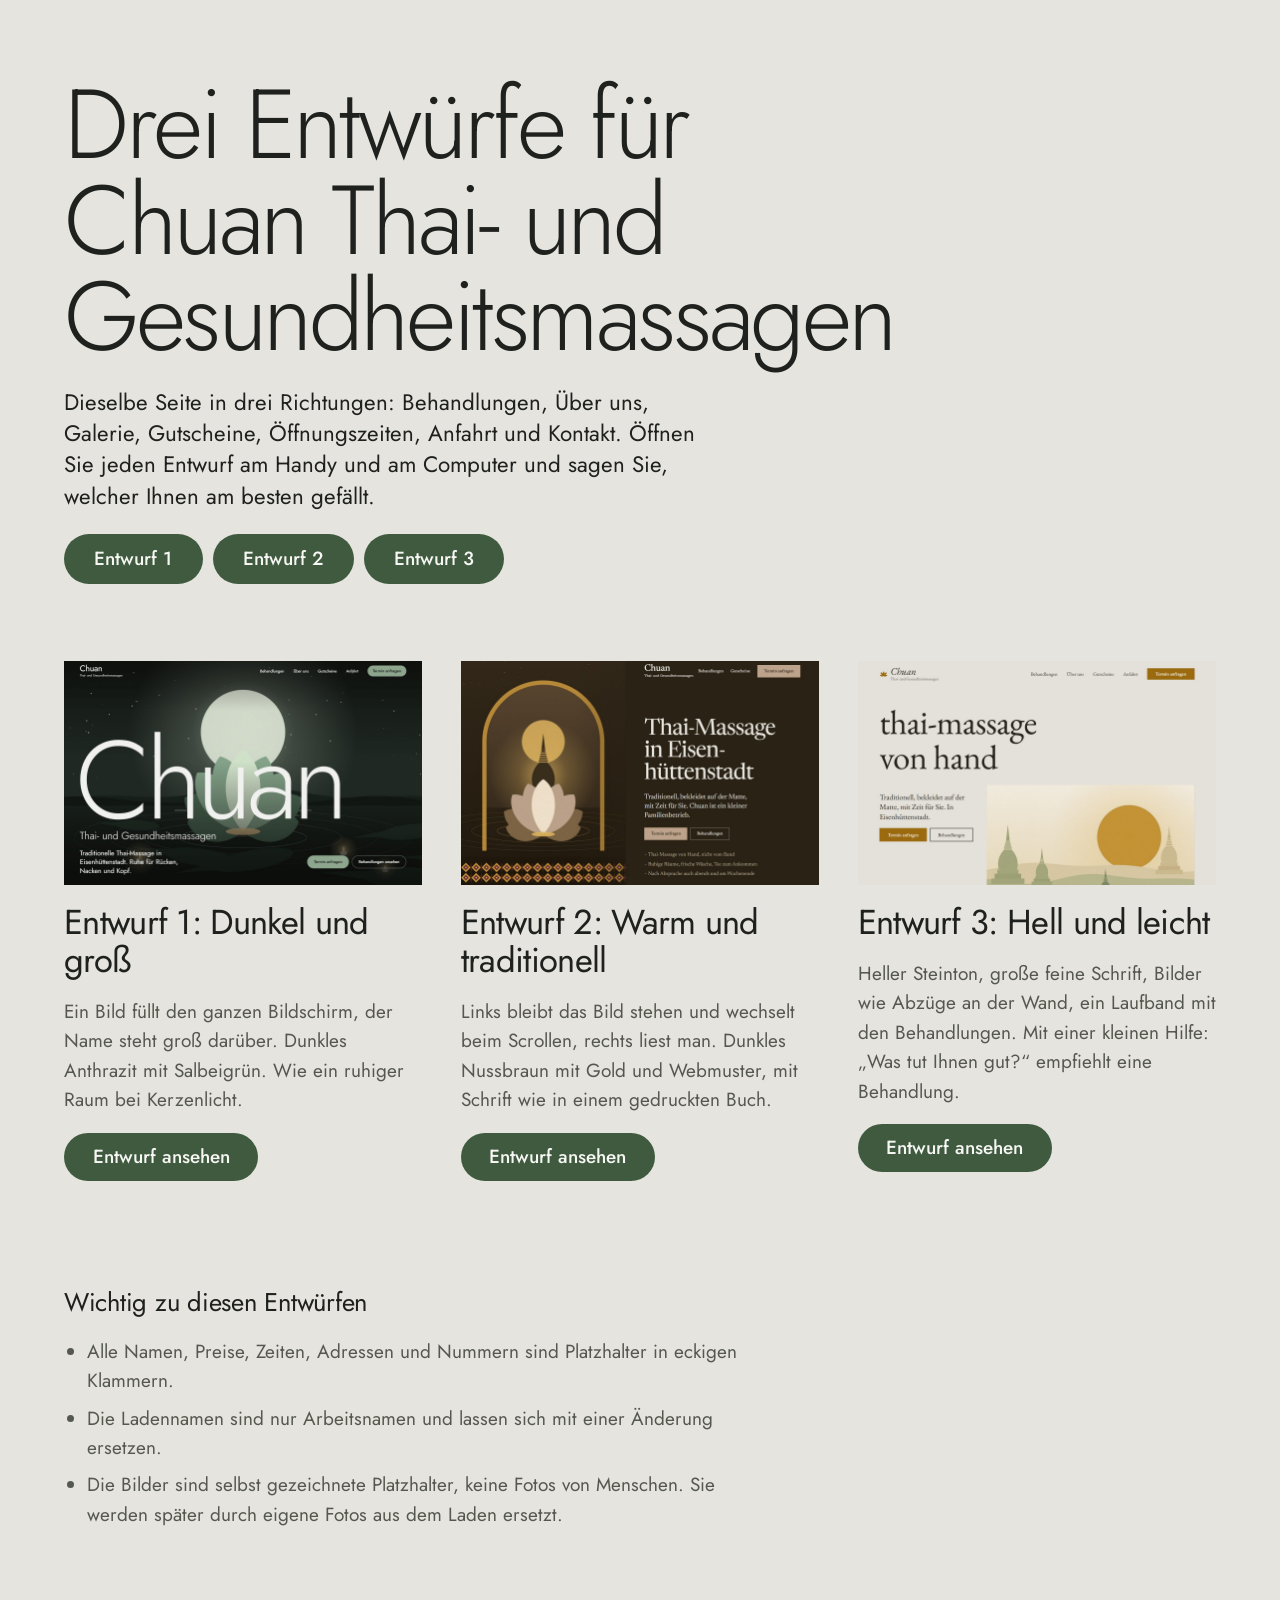
<file: index.html>
<!doctype html>
<html lang="de">
<head>
<meta charset="utf-8">
<meta name="viewport" content="width=device-width, initial-scale=1">
<title>Chuan Thai- und Gesundheitsmassagen: drei Entwürfe für die Website</title>
<meta name="description" content="Drei Design-Entwürfe für die Website von Chuan Thai- und Gesundheitsmassagen in Eisenhüttenstadt. Alle Angaben sind Platzhalter. Bitte einen Entwurf auswählen.">
<meta name="robots" content="noindex">
<meta name="theme-color" content="#e6e4df">
<link rel="icon" href="data:image/svg+xml,%3Csvg xmlns='http://www.w3.org/2000/svg' viewBox='0 0 64 64'%3E%3Crect width='64' height='64' fill='%23e6e4df'/%3E%3Cg fill='%233f5a3f'%3E%3Cellipse cx='32' cy='30' rx='6' ry='16'/%3E%3Cellipse cx='32' cy='30' rx='6' ry='16' transform='rotate(40 32 46)'/%3E%3Cellipse cx='32' cy='30' rx='6' ry='16' transform='rotate(-40 32 46)'/%3E%3C/g%3E%3C/svg%3E">
<link rel="stylesheet" href="schriften/jost.css">
<style>
:root{--bg:#e6e4df;--surface:#d9d6cf;--ink:#1f211e;--muted:#55584f;--accent:#3f5a3f;--accent-ink:#f6f6f3;--m:clamp(20px,5vw,80px);--f:'Jost',system-ui,sans-serif;--ease:cubic-bezier(.2,.7,.2,1)}
*{box-sizing:border-box;margin:0;padding:0}
html{-webkit-text-size-adjust:100%}
body{background:var(--bg);color:var(--ink);font:400 clamp(1.0625rem,1rem + .25vw,1.1875rem)/1.55 var(--f);padding:clamp(40px,6vw,96px) var(--m);overflow-x:hidden}
img{display:block;max-width:100%;height:auto}
a{color:inherit}
:focus-visible{outline:3px solid var(--accent);outline-offset:4px}
h1{font-weight:300;font-size:clamp(2.6rem,1rem + 6.4vw,6.4rem);letter-spacing:-.035em;line-height:.98;max-width:14ch;text-wrap:balance}
.intro{display:grid;gap:22px;margin-bottom:clamp(40px,6vw,90px)}
.intro p{max-width:50ch;font-size:clamp(1.15rem,1.05rem + .5vw,1.4rem);line-height:1.4}
.quick{display:flex;gap:10px;flex-wrap:wrap}
.btn{display:inline-flex;align-items:center;min-height:50px;padding:0 1.6em;background:var(--accent);color:var(--accent-ink);border-radius:99px;font-weight:500;text-decoration:none;transition:transform .35s var(--ease),background .35s}
.btn:hover{transform:translateY(-2px);background:#2f452f}
.list{display:grid;gap:clamp(28px,3vw,48px);grid-template-columns:1fr}
@media(min-width:900px){.list{grid-template-columns:repeat(3,1fr)}}
.card{text-decoration:none;display:grid;gap:18px;align-content:start}
.card .shot{overflow:hidden;background:var(--surface)}
.card img{width:100%;aspect-ratio:16/10;object-fit:cover;object-position:top;transition:transform 1.1s var(--ease)}
.card:hover img,.card:focus-visible img{transform:scale(1.04)}
.card h2{font-size:clamp(1.7rem,1.2rem + 1.2vw,2.3rem);font-weight:400;letter-spacing:-.02em;line-height:1.1}
.card p{color:var(--muted);max-width:40ch}
.card .go{display:inline-flex;align-items:center;min-height:48px;padding:0 1.5em;background:var(--accent);color:var(--accent-ink);border-radius:99px;font-weight:500;justify-self:start;transition:transform .35s var(--ease),background .35s}
.card:hover .go{transform:translateY(-2px);background:#2f452f}
.notes{margin-top:clamp(60px,8vw,120px);display:grid;gap:14px;max-width:62ch}
.notes h2{font-size:1.6rem;font-weight:400;letter-spacing:-.01em}
.notes ul{padding-left:1.2em;display:grid;gap:8px;color:var(--muted)}
.js [data-r]{opacity:0;transform:translateY(22px)}
.js [data-r].in{opacity:1;transform:none;transition:opacity .9s var(--ease) var(--d,0ms),transform .9s var(--ease) var(--d,0ms)}
@media(prefers-reduced-motion:reduce){.js [data-r]{opacity:1;transform:none}*{transition-duration:.01ms!important}}
</style>
</head>
<body>
<main>
  <div class="intro">
    <h1 data-r>Drei Entwürfe für <span style="white-space:nowrap">Chuan</span> <span style="white-space:nowrap">Thai- und</span> <span style="white-space:nowrap">Gesundheitsmassagen</span></h1>
    <p data-r style="--d:80ms">Dieselbe Seite in drei Richtungen: Behandlungen, Über uns, Galerie, Gutscheine, Öffnungszeiten, Anfahrt und Kontakt. Öffnen Sie jeden Entwurf am Handy und am Computer und sagen Sie, welcher Ihnen am besten gefällt.</p>
    <div class="quick" data-r style="--d:140ms"><a class="btn" href="beispiel-1/index.html">Entwurf 1</a><a class="btn" href="beispiel-2/index.html">Entwurf 2</a><a class="btn" href="beispiel-3/index.html">Entwurf 3</a></div>
  </div>
  <div class="list">
    <a class="card" href="beispiel-1/index.html" data-r>
      <div class="shot"><img src="vorschau/beispiel-1-erster-bildschirm.jpg" width="1440" height="900" alt="Vorschau Entwurf 1: dunkle Seite mit gezeichnetem Lotus unter dem Mond und riesigem Namen Chuan"></div>
      <h2>Entwurf 1: Dunkel und groß</h2>
      <p>Ein Bild füllt den ganzen Bildschirm, der Name steht groß darüber. Dunkles Anthrazit mit Salbeigrün. Wie ein ruhiger Raum bei Kerzenlicht.</p>
      <span class="go">Entwurf ansehen</span>
    </a>
    <a class="card" href="beispiel-2/index.html" data-r style="--d:100ms">
      <div class="shot"><img src="vorschau/beispiel-2-erster-bildschirm.jpg" width="1440" height="900" alt="Vorschau Entwurf 2: geteilter Bildschirm, links ein gezeichneter Lotus im Bogen, rechts Text auf dunklem Braun"></div>
      <h2>Entwurf 2: Warm und traditionell</h2>
      <p>Links bleibt das Bild stehen und wechselt beim Scrollen, rechts liest man. Dunkles Nussbraun mit Gold und Webmuster, mit Schrift wie in einem gedruckten Buch.</p>
      <span class="go">Entwurf ansehen</span>
    </a>
    <a class="card" href="beispiel-3/index.html" data-r style="--d:200ms">
      <div class="shot"><img src="vorschau/beispiel-3-erster-bildschirm.jpg" width="1440" height="900" alt="Vorschau Entwurf 3: heller Stein-Ton, große Überschrift, gezeichnete Hügellandschaft mit Chedis"></div>
      <h2>Entwurf 3: Hell und leicht</h2>
      <p>Heller Steinton, große feine Schrift, Bilder wie Abzüge an der Wand, ein Laufband mit den Behandlungen. Mit einer kleinen Hilfe: „Was tut Ihnen gut?“ empfiehlt eine Behandlung.</p>
      <span class="go">Entwurf ansehen</span>
    </a>
  </div>
  <div class="notes" data-r>
    <h2>Wichtig zu diesen Entwürfen</h2>
    <ul>
      <li>Alle Namen, Preise, Zeiten, Adressen und Nummern sind Platzhalter in eckigen Klammern.</li>
      <li>Die Ladennamen sind nur Arbeitsnamen und lassen sich mit einer Änderung ersetzen.</li>
      <li>Die Bilder sind selbst gezeichnete Platzhalter, keine Fotos von Menschen. Sie werden später durch eigene Fotos aus dem Laden ersetzt.</li>
    </ul>
  </div>
</main>
<script>
(function(){
  var d=document; d.documentElement.classList.add('js');
  var els=d.querySelectorAll('[data-r]');
  if('IntersectionObserver' in window){
    var io=new IntersectionObserver(function(es){es.forEach(function(e){if(e.isIntersecting){e.target.classList.add('in');io.unobserve(e.target);}});},{threshold:.1});
    els.forEach(function(e){io.observe(e);});
  } else els.forEach(function(e){e.classList.add('in');});
})();
</script>
</body>
</html>
</file>
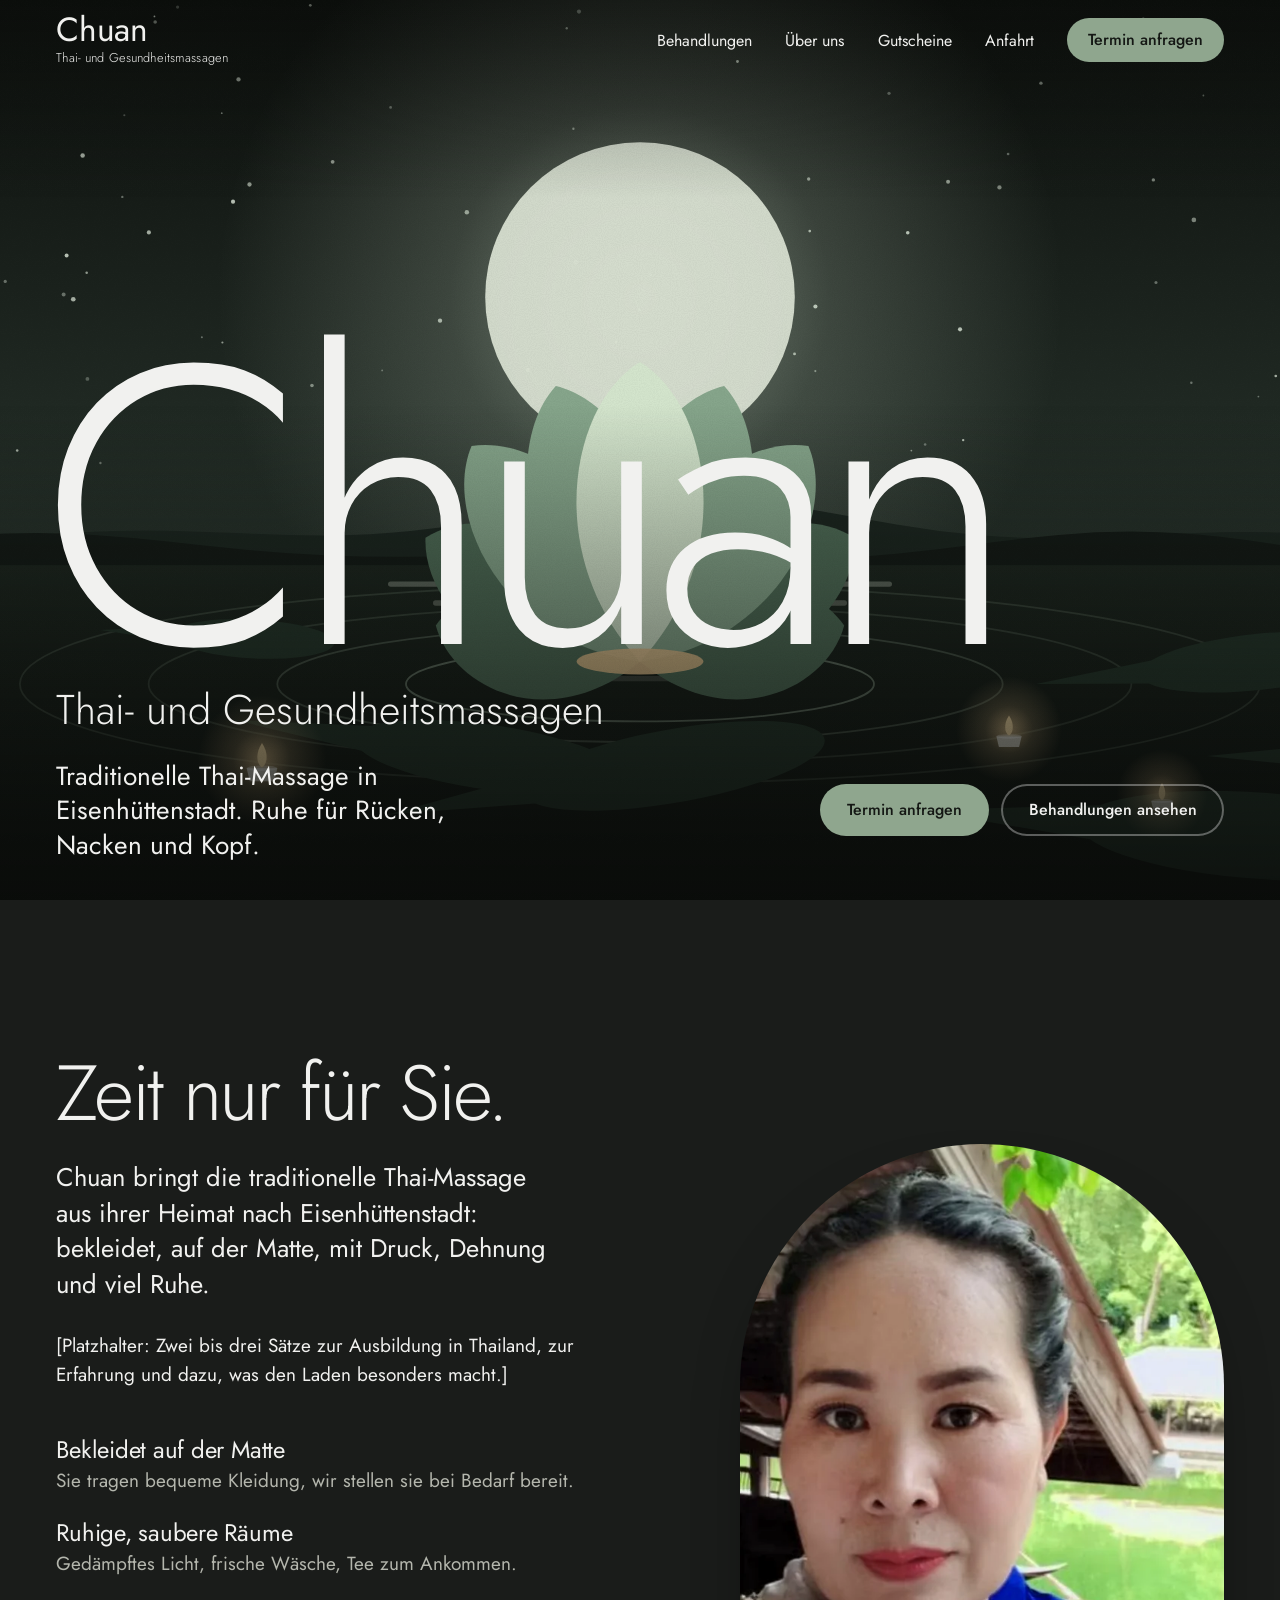
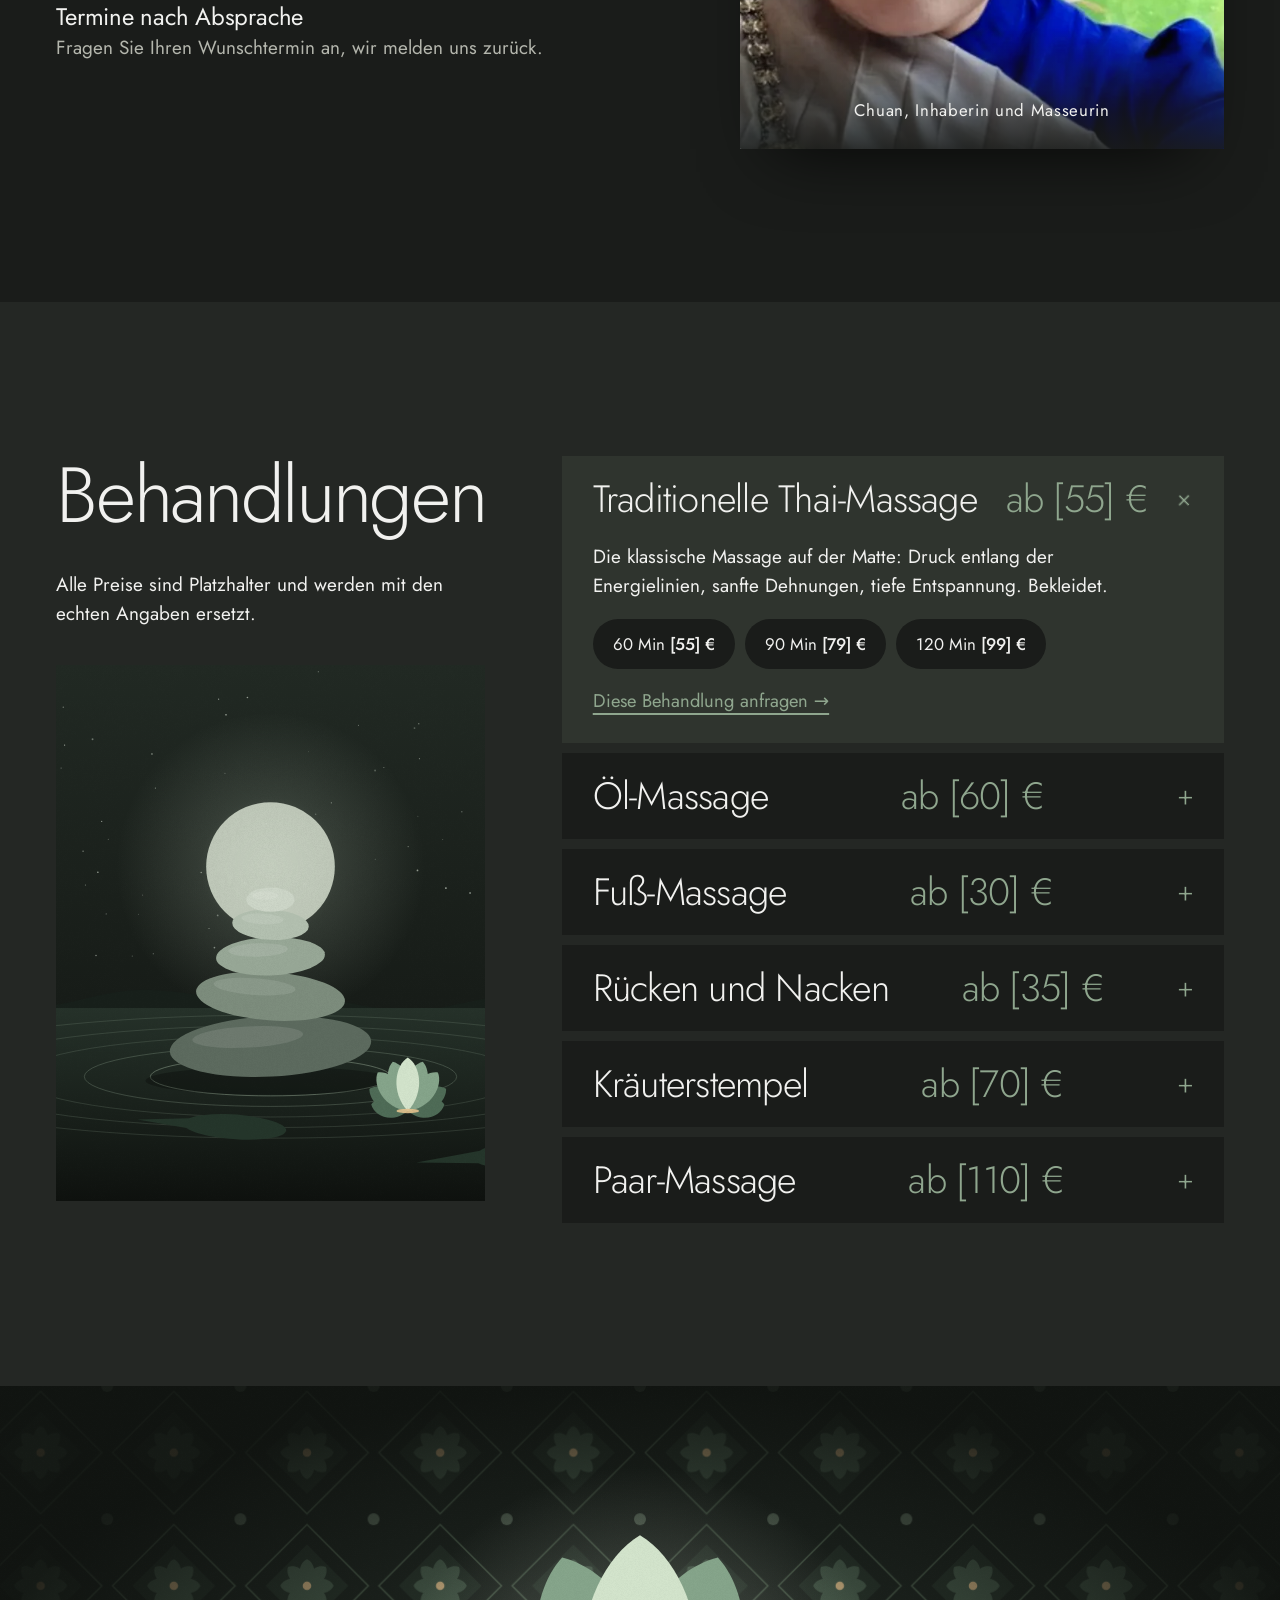
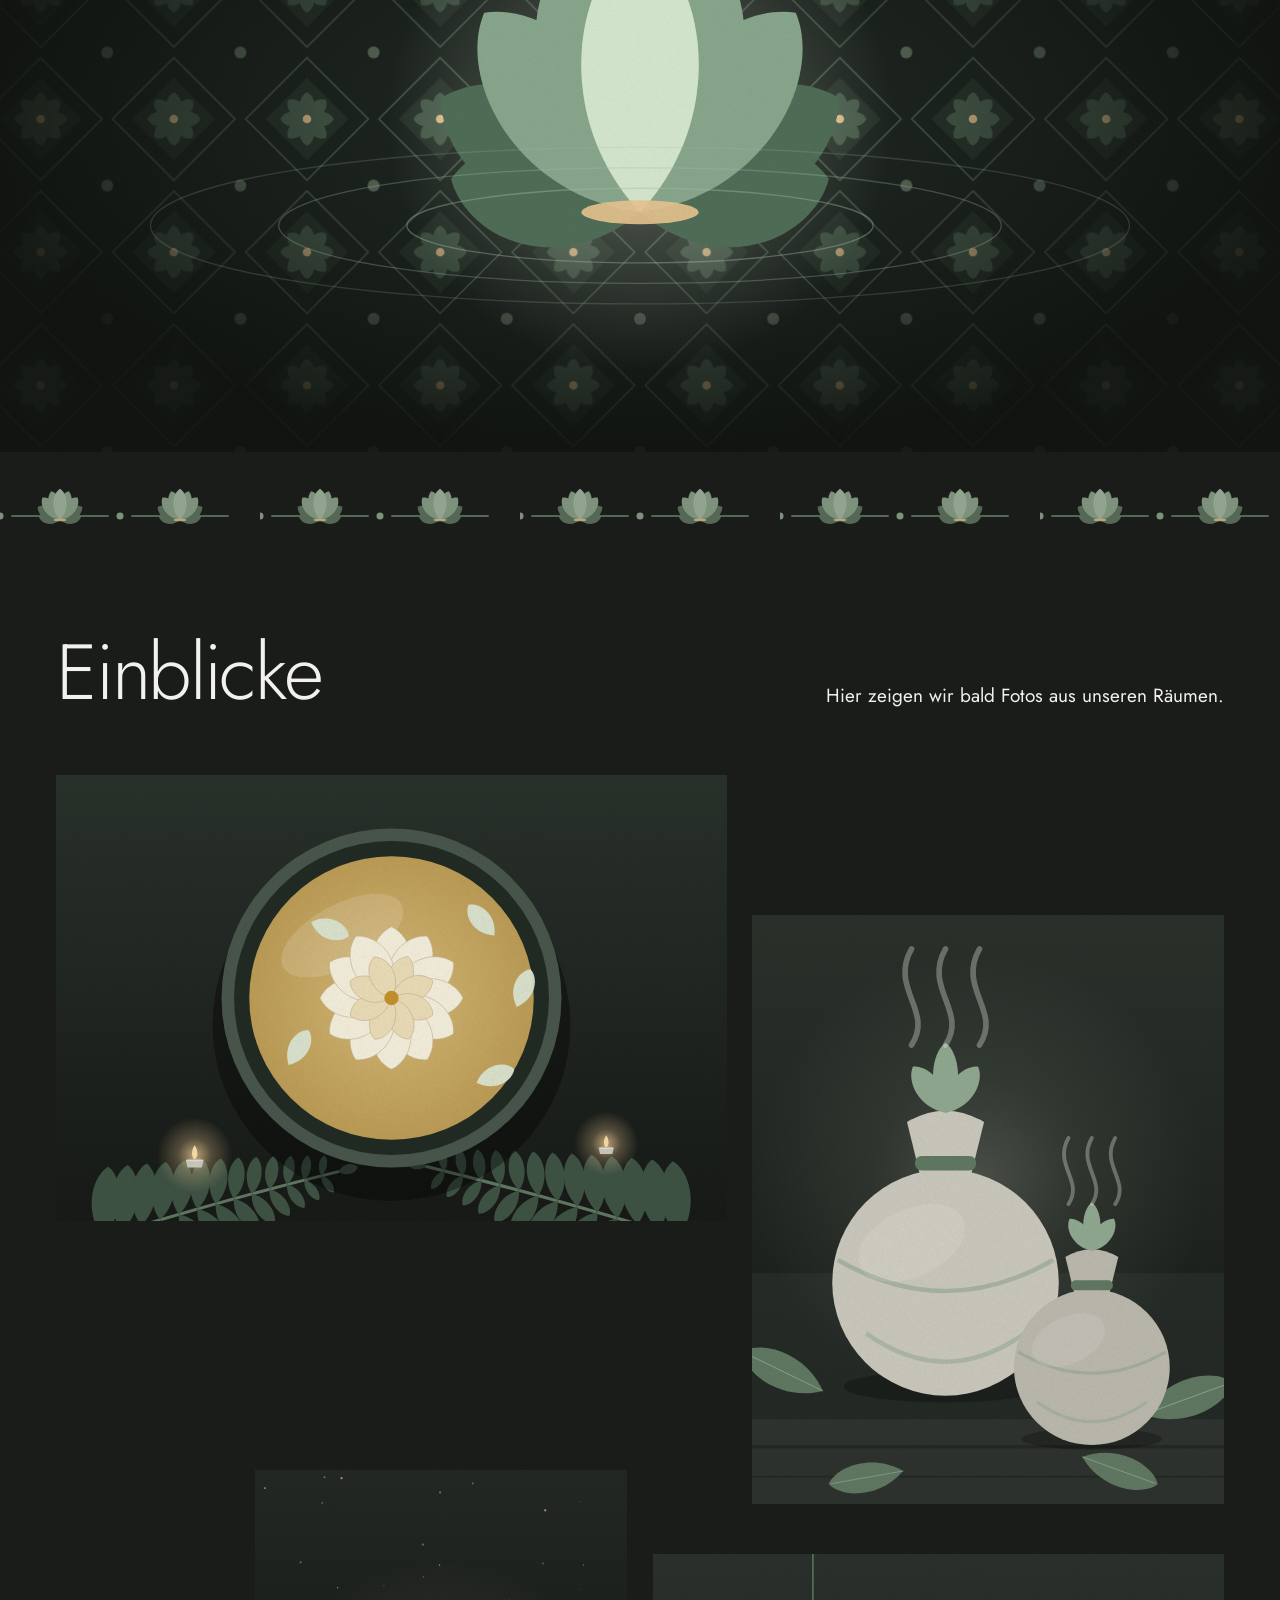
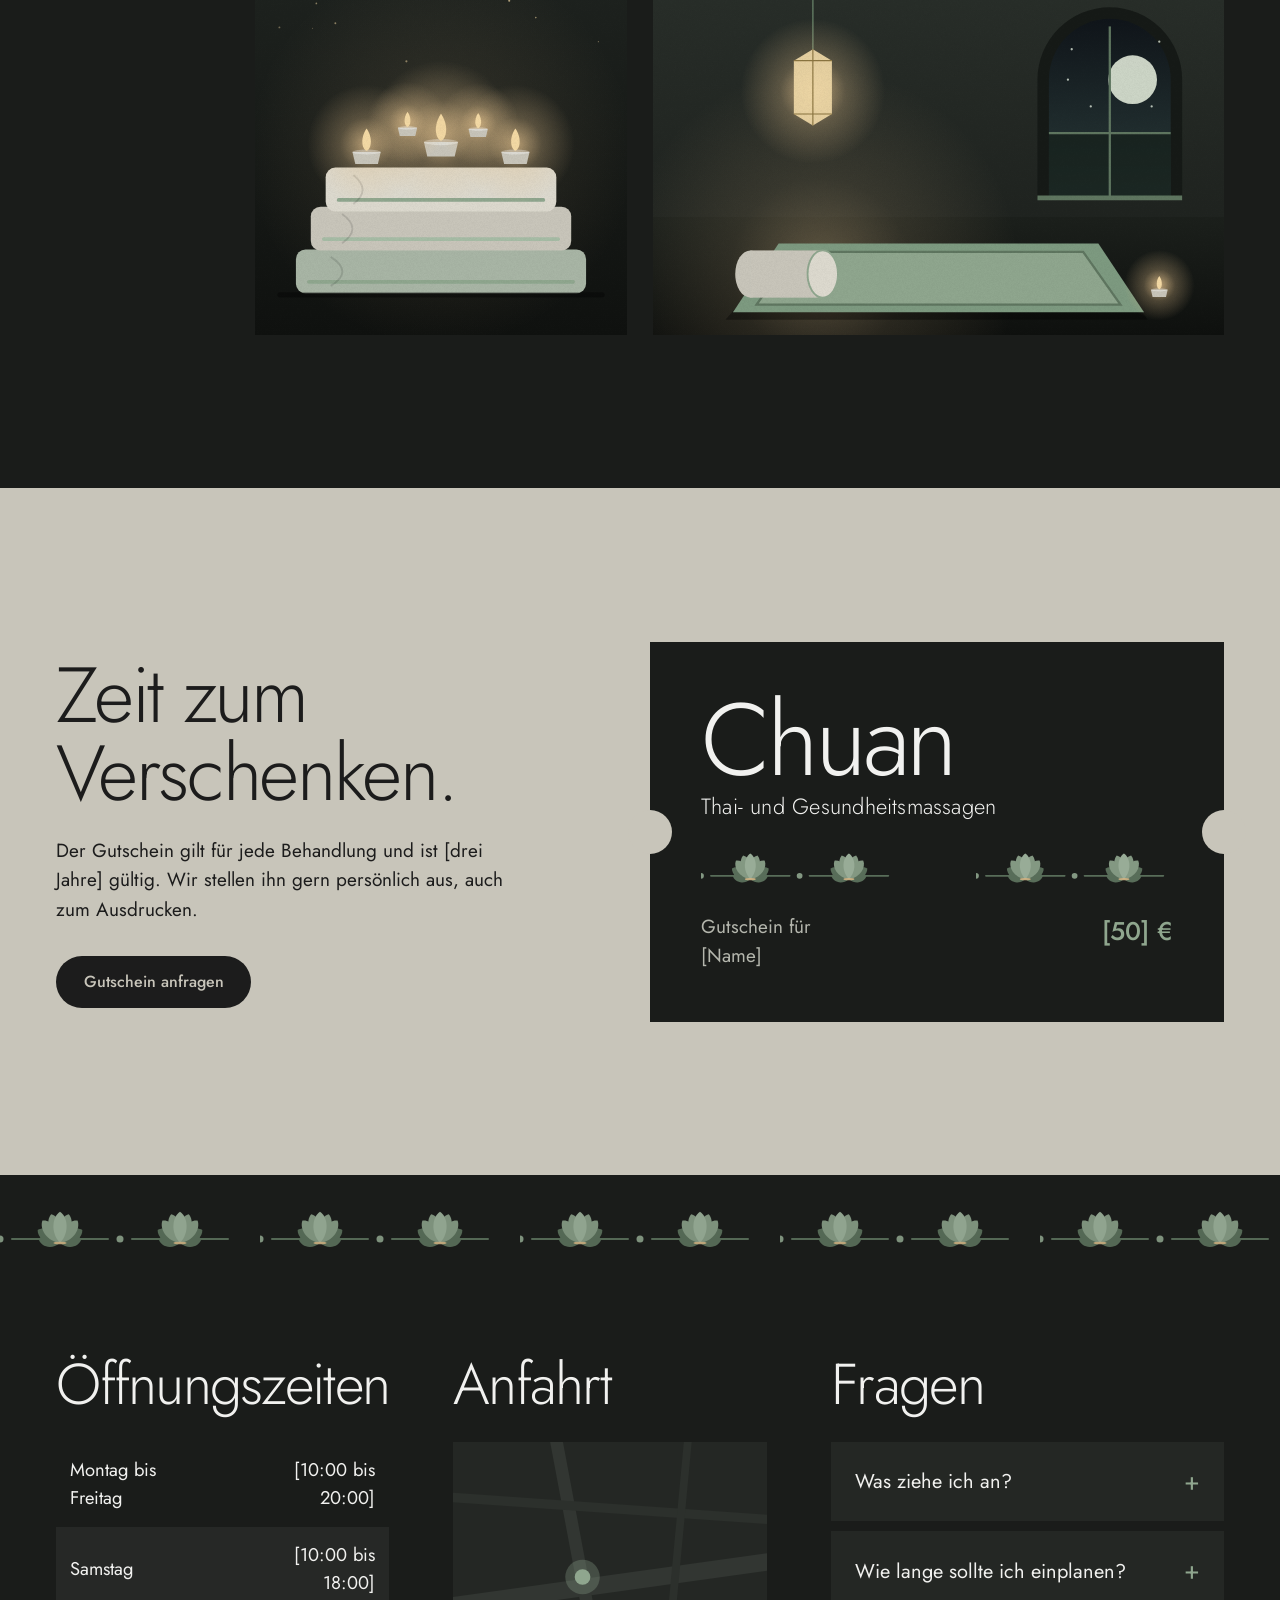
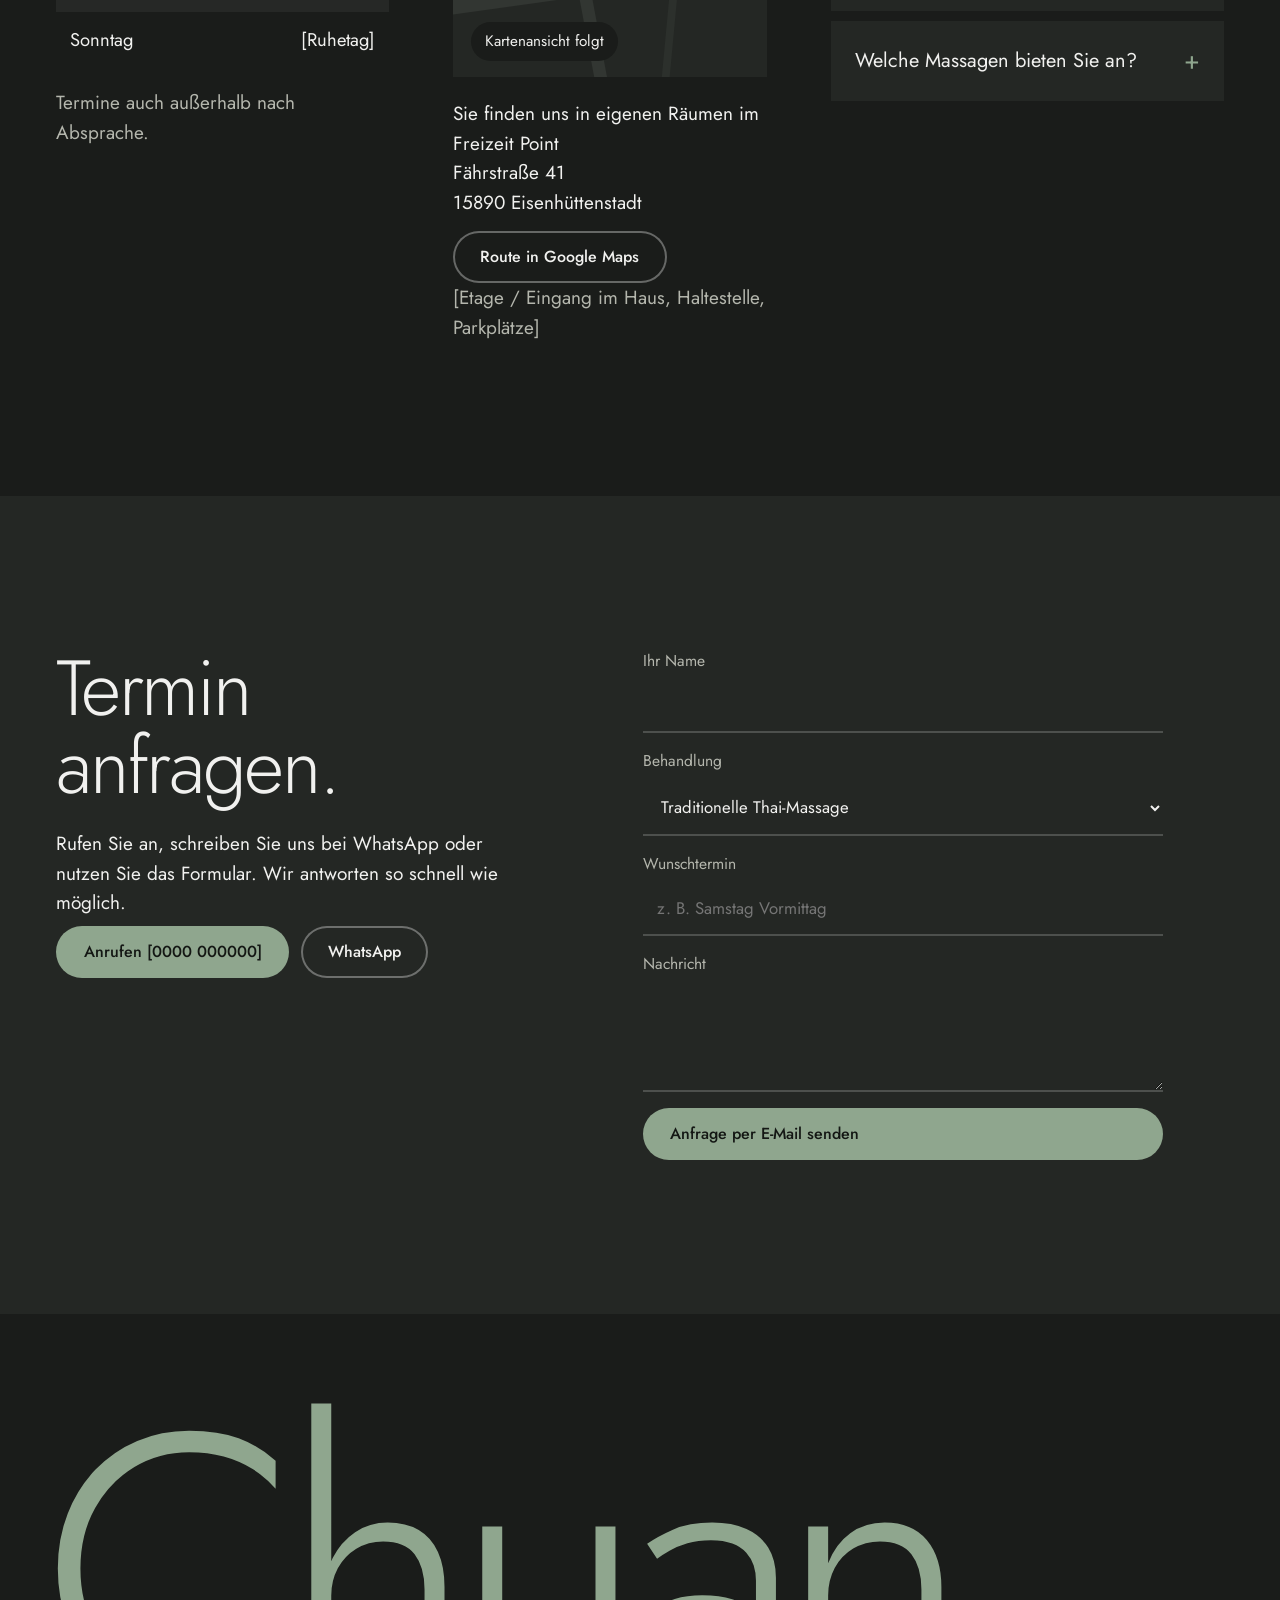
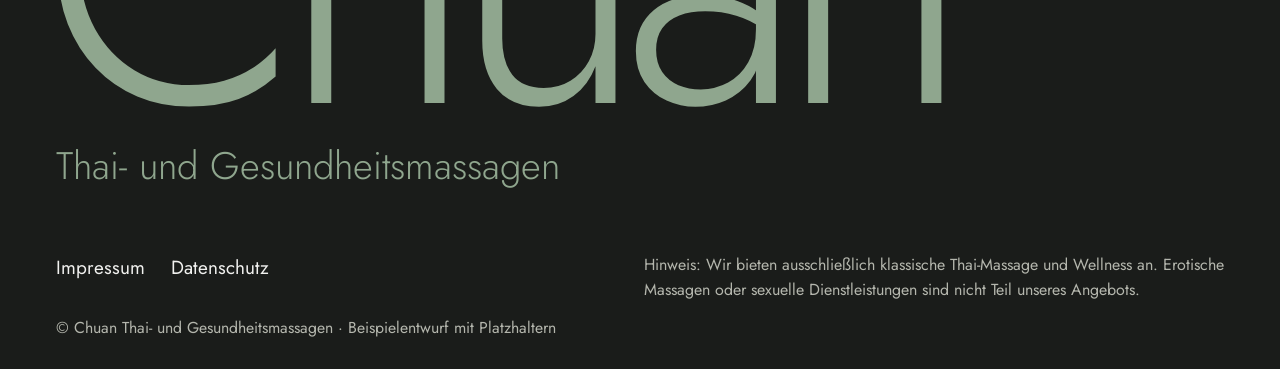
<file: beispiel-1/index.html>
<!doctype html>
<html lang="de">
<head>
<meta charset="utf-8">
<meta name="viewport" content="width=device-width, initial-scale=1">
<title>Chuan Thai- und Gesundheitsmassagen – Traditionelle Thai-Massage in Eisenhüttenstadt</title>
<meta name="description" content="Traditionelle Thai-Massage, Öl-Massage und Kräuterstempel in Eisenhüttenstadt. Ruhige Räume, bekleidete Behandlung auf der Matte. Termin online anfragen.">
<meta name="theme-color" content="#1a1c1a">
<link rel="icon" href="data:image/svg+xml,%3Csvg xmlns='http://www.w3.org/2000/svg' viewBox='0 0 64 64'%3E%3Crect width='64' height='64' fill='%231a1c1a'/%3E%3Cpath d='M32 14c6 8 10 14 10 20a10 10 0 0 1-20 0c0-6 4-12 10-20z' fill='%238fa68e'/%3E%3C/svg%3E">
<link rel="stylesheet" href="../schriften/jost.css">
<!-- LADENNAME: „Chuan Thai- und Gesundheitsmassagen“, Kurzform „Chuan“. Zentral in den Konstanten LADENNAME/LADENVOLL ganz unten im Skript, dazu <title> und die Wortmarken (Kopfzeile, Hero, Gutschein, Fußzeile). -->
<style>
:root{
  --bg:#1a1c1a; --surface:#242724; --ink:#f1f1ef; --muted:#b4b6ad;
  --accent:#8fa68e; --accent-ink:#141714; --field:#c8c5ba; --field-ink:#1c1c1c;
  --pad:clamp(20px,4.4vw,64px);
  --f:'Jost',system-ui,-apple-system,'Segoe UI',sans-serif;
  --ease:cubic-bezier(.2,.7,.2,1);
}
*{box-sizing:border-box;margin:0;padding:0}
html{scroll-behavior:smooth;-webkit-text-size-adjust:100%}
body{background:var(--bg);color:var(--ink);font:400 clamp(1.0625rem,1rem + .25vw,1.1875rem)/1.55 var(--f);overflow-x:hidden}
img{display:block;max-width:100%;height:auto}
a{color:inherit}
:focus-visible{outline:3px solid var(--accent);outline-offset:3px}
::selection{background:var(--accent);color:var(--accent-ink)}
.sr{position:absolute;width:1px;height:1px;overflow:hidden;clip:rect(0 0 0 0);white-space:nowrap}
.wrap{padding-inline:var(--pad)}
h1,h2,h3{text-wrap:balance;font-weight:300;letter-spacing:-.03em;line-height:1}
h2{font-size:clamp(2.2rem,1.2rem + 4.6vw,5.2rem);max-width:15ch}
.lead{font-size:clamp(1.2rem,1.05rem + .7vw,1.6rem);line-height:1.4;max-width:34ch;color:var(--ink)}
p{max-width:52ch}
section{padding-block:clamp(88px,12vw,200px)}

/* Knöpfe: flach, rund, eine Füllfarbe */
.btn{display:inline-flex;align-items:center;gap:.6em;min-height:52px;padding:0 1.7em;border-radius:99px;background:var(--accent);color:var(--accent-ink);font:500 1rem/1 var(--f);text-decoration:none;border:0;cursor:pointer;transition:transform .35s var(--ease),background .35s}
.btn:hover{background:#a6bca5;transform:translateY(-2px)}
.btn:active{transform:translateY(0) scale(.98)}
.btn.ghost{background:transparent;color:var(--ink);box-shadow:inset 0 0 0 2px #ffffff55}
.btn.ghost:hover{background:#ffffff18}
.link{text-decoration:underline;text-decoration-color:transparent;text-decoration-thickness:2px;text-underline-offset:.35em;transition:text-decoration-color .35s}
.link:hover{text-decoration-color:currentColor}

/* Kopfzeile */
header{position:fixed;inset:0 0 auto 0;z-index:20;display:flex;align-items:center;justify-content:space-between;padding:14px var(--pad);transition:background .4s,transform .4s var(--ease)}
header.solid{background:#1a1c1af2}
.brand{display:flex;flex-direction:column;font-weight:400;letter-spacing:-.02em;text-decoration:none;line-height:1}
.brand .ch{font-size:2.1rem;line-height:.95}
.zu{display:block;font-weight:300;letter-spacing:.01em;line-height:1.25}
.nw{white-space:nowrap}
.brand .zu{font-size:.8rem;margin-top:4px}
nav ul{display:flex;gap:clamp(18px,2.6vw,40px);list-style:none;align-items:center}
nav a{text-decoration:none;font-size:1rem}
nav .btn{min-height:44px;padding:0 1.3em}
.menu{display:none;background:none;border:0;color:var(--ink);font:500 1rem var(--f);min-height:44px;padding:0 4px;cursor:pointer}
@media(max-width:860px){
  .menu{display:block}
  nav ul{position:fixed;inset:0;background:var(--bg);flex-direction:column;justify-content:center;gap:26px;font-size:2rem;transform:translateY(-100%);transition:transform .5s var(--ease);visibility:hidden}
  nav ul a{font-size:2rem;font-weight:300}
  nav ul.open{transform:none;visibility:visible}
  header .menu{position:relative;z-index:30}
}

/* Hero */
.hero{position:relative;height:100svh;min-height:600px;padding:0;overflow:hidden;display:flex;align-items:flex-end}
.hero picture,.hero img.bg{position:absolute;inset:0;width:100%;height:100%}
.hero img.bg{object-fit:cover;object-position:50% 45%;transform:scale(1.08);animation:drift 22s var(--ease) forwards}
@keyframes drift{to{transform:scale(1)}}
@keyframes rise{from{opacity:0;transform:translateY(.14em)}}
.hero::after{content:"";position:absolute;inset:0;background:linear-gradient(180deg,#0a0c0a66 0,#0a0c0a00 22%,#0a0c0a00 45%,#0a0c0ad9 100%)}
.hero .hin{position:relative;z-index:2;width:100%;padding:0 var(--pad) clamp(20px,3vw,40px)}
.hero h1{font-weight:300;margin-bottom:clamp(14px,2vw,28px)}
.hero h1 .ch{display:block;animation:rise 1.4s var(--ease) .1s both;font-size:clamp(6.4rem,31vw,28rem);line-height:.8;letter-spacing:-.05em;margin-left:-.04em}
.hero h1 .zu{animation:rise 1.2s var(--ease) .45s both;font-size:clamp(1.25rem,.7rem + 2.6vw,2.6rem);letter-spacing:0;line-height:1.15;margin-top:clamp(10px,1.6vw,22px)}
.hero .row{display:flex;flex-wrap:wrap;gap:22px 48px;align-items:center;justify-content:space-between}
.hero .sub{font-size:clamp(1.15rem,1rem + .8vw,1.7rem);line-height:1.3;max-width:26ch}
.hero .cta{display:flex;gap:12px;flex-wrap:wrap}

/* Intro */
.intro{display:grid;gap:48px;grid-template-columns:1fr}
.intro .txt{display:grid;gap:28px;align-content:start}
.intro figure img{width:100%;aspect-ratio:4/5;object-fit:cover}
.intro figure.chuan{position:relative;border-radius:999px 999px 6px 6px;box-shadow:0 34px 70px -34px #000c}
.intro figure.chuan img{object-position:42% 22%}
.intro figure.chuan figcaption{position:absolute;left:0;right:0;bottom:0;padding:70px 20px 26px;text-align:center;font-size:1.05rem;letter-spacing:.04em;color:var(--ink);background:linear-gradient(180deg,#1a1c1a00,#1a1c1ae6)}
.promises{display:grid;gap:26px;margin-top:20px}
.promises h3{font-size:1.5rem;font-weight:400;letter-spacing:-.01em;margin-bottom:4px}
.promises p{color:var(--muted)}
@media(min-width:900px){
  .intro{grid-template-columns:6fr 5fr;gap:clamp(48px,8vw,140px);align-items:start}
  .intro figure{margin-top:90px}
}

/* Behandlungen */
.treat{background:var(--surface)}
.treat .grid{display:grid;gap:48px}
.treat .side{display:grid;gap:28px}
.treat figure img{width:100%;aspect-ratio:4/5;object-fit:cover}
details.t{background:var(--bg);margin-bottom:10px;transition:background .35s}
details.t[open]{background:#2f342e}
details.t summary{list-style:none;cursor:pointer;display:flex;justify-content:space-between;align-items:center;gap:18px;padding:22px clamp(18px,2.4vw,34px);font-size:clamp(1.5rem,1.1rem + 1.6vw,2.4rem);font-weight:300;letter-spacing:-.02em;line-height:1.1;min-height:72px;transition:padding .35s var(--ease)}
details.t summary::-webkit-details-marker{display:none}
details.t summary:hover{padding-left:clamp(28px,3.2vw,46px)}
details.t summary .from{font-size:inherit;letter-spacing:inherit;color:var(--accent);white-space:nowrap;font-weight:300;margin-left:auto}
details.t summary::after{content:"+";font-size:1.8rem;color:var(--accent);transition:transform .4s var(--ease);margin-left:auto;order:3}
details.t[open] summary::after{transform:rotate(45deg)}
.t .body{padding:0 clamp(18px,2.4vw,34px) 28px;display:grid;gap:18px;animation:open .5s var(--ease)}
@keyframes open{from{opacity:0;transform:translateY(-8px)}}
.more{justify-self:start;color:var(--accent);font-size:1.15rem;text-decoration:underline;text-underline-offset:.35em;text-decoration-thickness:2px}
.more:hover{color:#fff}
.prices{display:flex;flex-wrap:wrap;gap:10px}
.prices span{background:var(--bg);padding:12px 20px;font-size:1.05rem;border-radius:99px}
.prices b{font-weight:500}
@media(min-width:900px){
  .treat .grid{grid-template-columns:4fr 7fr;gap:clamp(48px,6vw,110px);align-items:start}
  .treat .side{position:sticky;top:110px;display:grid;gap:36px}
}

/* Bildband und Galerie */
.band img{width:100%;height:clamp(300px,52vw,680px);object-fit:cover}
.band{padding:0}
.gal{display:grid;gap:14px;grid-template-columns:1fr}
.gal img{width:100%;height:100%;object-fit:cover}
.gal .a{aspect-ratio:3/2}.gal .b{aspect-ratio:4/5}.gal .c{aspect-ratio:4/5}
.gal figure{overflow:hidden}
.gal figure img{transition:transform 1.2s var(--ease)}
.treat figure img,.intro figure img{transition:transform 1.4s var(--ease)}
.treat figure,.intro figure{overflow:hidden}
.treat figure:hover img,.intro figure:hover img{transform:scale(1.04)}
.gal figure:hover img{transform:scale(1.05)}
@media(min-width:900px){
  .gal{grid-template-columns:repeat(12,1fr);gap:clamp(14px,2vw,32px);align-items:start}
  .gal .a{grid-column:1/8}
  .gal .b{grid-column:8/13;margin-top:140px}
  .gal .c{grid-column:3/7;margin-top:-60px}
  .gal .d{grid-column:7/13;align-self:end}
}
.gal .d{aspect-ratio:3/2}
.galhead{display:flex;justify-content:space-between;align-items:end;flex-wrap:wrap;gap:20px;margin-bottom:clamp(36px,5vw,72px)}

/* Gutschein */
.gift{background:var(--field);color:var(--field-ink);overflow:hidden}
.gift .grid{display:grid;gap:56px;align-items:center}
.gift h2{max-width:12ch}
.gift p{margin-top:24px}
.gift .btn{margin-top:32px;background:var(--field-ink);color:var(--field)}
.gift .btn:hover{background:#000}
.voucher{position:relative;background:var(--bg);color:var(--ink);padding:clamp(28px,4vw,56px);min-height:clamp(260px,32vw,380px);display:flex;flex-direction:column;justify-content:space-between;transform:rotate(-2deg);transition:transform .8s var(--ease)}
.voucher:hover{transform:rotate(0) scale(1.02)}
.voucher::before,.voucher::after{content:"";position:absolute;top:50%;width:44px;height:44px;border-radius:50%;background:var(--field);margin-top:-22px}
.voucher::before{left:-22px}.voucher::after{right:-22px}
.voucher .v1{display:block;font-weight:300}
.voucher .v1 .ch{display:block;font-size:clamp(3.6rem,9vw,6.4rem);letter-spacing:-.04em;line-height:.9}
.voucher .v1 .zu{font-size:clamp(1.05rem,.9rem + .6vw,1.4rem);margin-top:8px}
.voucher .v2{display:flex;justify-content:space-between;gap:20px;flex-wrap:wrap;color:var(--muted)}
.voucher .v2 b{color:var(--accent);font-weight:500;font-size:1.6rem}
@media(min-width:900px){.gift .grid{grid-template-columns:5fr 6fr;gap:clamp(60px,9vw,160px)}}

/* Trennband mit Lotus (eigene Grafik) */
.orn{height:56px;background:url(bilder/ornament.svg) space no-repeat center/auto 56px;opacity:.85;margin-block:clamp(0px,2vw,24px)}
.voucher .orn{margin:0;height:46px;background-size:auto 46px;background-position:left center;opacity:.9}

/* Zeiten, Anfahrt, Kontakt */
.info{display:grid;gap:110px}
.info h2{font-size:clamp(2rem,1.2rem + 3vw,3.6rem);margin-bottom:28px}
table{border-collapse:collapse;width:100%;max-width:460px;font-size:1.15rem}
th,td{text-align:left;padding:14px 0;font-weight:400}
td:last-child{text-align:right}
tr:nth-child(even){background:#ffffff0d}
th,td{padding-inline:14px}
.map{background:var(--surface);aspect-ratio:4/3;position:relative;overflow:hidden;margin-bottom:22px}
.map svg{position:absolute;inset:0;width:100%;height:100%}
.map span{position:absolute;left:18px;bottom:16px;background:var(--bg);padding:8px 14px;font-size:.95rem;border-radius:99px}
address{font-style:normal;margin-bottom:12px}
form{display:grid;gap:16px;max-width:520px}
label{display:grid;gap:6px;font-size:.98rem;color:var(--muted)}
input,select,textarea{font:400 1.05rem var(--f);color:var(--ink);background:var(--surface);border:0;border-bottom:2px solid #ffffff30;padding:14px 14px;min-height:52px;border-radius:0;width:100%;transition:border-color .3s}
textarea{min-height:110px;resize:vertical}
input:focus,select:focus,textarea:focus{outline:none;border-bottom-color:var(--accent)}
select option{background:var(--surface)}
.chan{display:flex;flex-wrap:wrap;gap:12px;margin:8px 0 28px}
@media(min-width:900px){
  .info{grid-template-columns:4fr 4fr 5fr;gap:clamp(40px,5vw,90px)}
}
.kontakt{background:var(--surface)}
.kontakt .grid{display:grid;gap:56px}
.kontakt h2{max-width:12ch}
@media(min-width:900px){.kontakt .grid{grid-template-columns:5fr 6fr;gap:clamp(60px,8vw,140px)}}

/* Fragen */
.faq{display:grid;gap:36px}
.faq details{background:var(--surface);margin-bottom:10px}
.faq summary{cursor:pointer;list-style:none;padding:20px 24px;font-size:1.25rem;display:flex;justify-content:space-between;gap:20px;min-height:64px;align-items:center}
.faq summary::-webkit-details-marker{display:none}
.faq summary::after{content:"+";color:var(--accent);font-size:1.6rem;transition:transform .4s var(--ease)}
.faq details[open] summary::after{transform:rotate(45deg)}
.faq details p{padding:0 24px 24px;color:var(--muted)}
@media(min-width:900px){.faq{grid-template-columns:5fr 7fr;gap:clamp(60px,8vw,140px)}}

/* Fußzeile */
footer{background:var(--bg);padding:clamp(60px,8vw,120px) var(--pad) 28px}
footer .big{font-weight:300;margin-bottom:clamp(36px,5vw,70px);color:var(--accent)}
footer .big .ch{display:block;font-size:clamp(5.6rem,30vw,27rem);letter-spacing:-.06em;line-height:.8;white-space:nowrap;margin-left:-.04em}
footer .big .zu{font-size:clamp(1.15rem,.6rem + 2.4vw,2.4rem);letter-spacing:0;line-height:1.2;margin-top:clamp(10px,1.5vw,20px)}
footer .cols{display:flex;flex-wrap:wrap;gap:22px 56px;justify-content:space-between;align-items:start}
footer ul{list-style:none;display:flex;gap:26px;flex-wrap:wrap}
footer .hinweis{max-width:58ch;color:var(--muted);font-size:1rem}
footer small{display:block;margin-top:34px;color:var(--muted)}

/* Einblenden */
.js [data-r]{opacity:0;transform:translateY(26px)}
.js [data-r].in{opacity:1;transform:none;transition:opacity 1s var(--ease) var(--d,0ms),transform 1s var(--ease) var(--d,0ms)}
@media(prefers-reduced-motion:reduce){
  html{scroll-behavior:auto}
  .hero img.bg{animation:none;transform:none}
  .js [data-r]{opacity:1;transform:none}
  *{transition-duration:.01ms!important;animation-duration:.01ms!important}
}
</style>
</head>
<body>
<a class="sr" href="#inhalt">Zum Inhalt springen</a>
<header id="kopf">
  <a class="brand" href="#" aria-label="Chuan Thai- und Gesundheitsmassagen"><span class="ch" data-name>Chuan</span><span class="zu"><span class="nw">Thai- und</span> <span class="nw">Gesundheitsmassagen</span></span></a>
  <nav aria-label="Hauptmenü">
    <button class="menu" aria-expanded="false" aria-controls="nav-liste">Menü</button>
    <ul id="nav-liste">
      <li><a class="link" href="#behandlungen">Behandlungen</a></li>
      <li><a class="link" href="#ueber-uns">Über uns</a></li>
      <li><a class="link" href="#gutscheine">Gutscheine</a></li>
      <li><a class="link" href="#anfahrt">Anfahrt</a></li>
      <li><a class="btn" href="#kontakt">Termin anfragen</a></li>
    </ul>
  </nav>
</header>

<main id="inhalt">
<section class="hero" aria-labelledby="titel">
  <img class="bg" src="bilder/nacht-lotus.svg" width="1500" height="1000" alt="Gezeichneter Lotus auf nächtlichem Wasser unter dem Mond" fetchpriority="high">
  <div class="hin">
    <h1 id="titel"><span class="ch" data-name>Chuan</span><span class="zu"><span class="nw">Thai- und</span> <span class="nw">Gesundheitsmassagen</span></span><span class="sr"> – traditionelle Thai-Massage in Eisenhüttenstadt</span></h1>
    <div class="row">
      <p class="sub" data-r>Traditionelle Thai-Massage in Eisenhüttenstadt. Ruhe für Rücken, Nacken und Kopf.</p>
      <div class="cta" data-r style="--d:120ms">
        <a class="btn" href="#kontakt">Termin anfragen</a>
        <a class="btn ghost" href="#behandlungen">Behandlungen ansehen</a>
      </div>
    </div>
  </div>
</section>

<section class="intro wrap" id="ueber-uns" aria-labelledby="h-ueber">
  <div class="txt">
    <h2 id="h-ueber" data-r>Zeit nur für Sie.</h2>
    <p class="lead" data-r style="--d:80ms">Chuan bringt die traditionelle Thai-Massage aus ihrer Heimat nach Eisenhüttenstadt: bekleidet, auf der Matte, mit Druck, Dehnung und viel Ruhe.</p>
    <p data-r style="--d:140ms">[Platzhalter: Zwei bis drei Sätze zur Ausbildung in Thailand, zur Erfahrung und dazu, was den Laden besonders macht.]</p>
    <div class="promises">
      <div data-r><h3>Bekleidet auf der Matte</h3><p>Sie tragen bequeme Kleidung, wir stellen sie bei Bedarf bereit.</p></div>
      <div data-r><h3>Ruhige, saubere Räume</h3><p>Gedämpftes Licht, frische Wäsche, Tee zum Ankommen.</p></div>
      <div data-r><h3>Termine nach Absprache</h3><p>Fragen Sie Ihren Wunschtermin an, wir melden uns zurück.</p></div>
    </div>
  </div>
  <figure class="chuan" data-r style="--d:100ms"><img src="../bilder/chuan-640.webp" srcset="../bilder/chuan-640.webp 640w, ../bilder/chuan-1200.webp 1200w" sizes="(min-width:900px) 40vw, 92vw" width="640" height="800" loading="lazy" alt="Chuan, Inhaberin"><figcaption>Chuan, Inhaberin und Masseurin</figcaption></figure>
</section>

<section class="treat" id="behandlungen" aria-labelledby="h-beh">
  <div class="wrap grid">
    <div class="side">
      <h2 id="h-beh" data-r>Behandlungen</h2>
      <p data-r>Alle Preise sind Platzhalter und werden mit den echten Angaben ersetzt.</p>
      <figure data-r><img src="bilder/steine.svg" width="1000" height="1250" loading="lazy" alt="Gezeichneter Steinturm im Wasser vor dem Mond"></figure>
    </div>
    <div class="list" data-r>
      <details class="t" name="beh" open>
        <summary>Traditionelle Thai-Massage <span class="from">ab [55] €</span></summary>
        <div class="body"><p>Die klassische Massage auf der Matte: Druck entlang der Energielinien, sanfte Dehnungen, tiefe Entspannung. Bekleidet.</p>
        <div class="prices"><span>60 Min <b>[55] €</b></span><span>90 Min <b>[79] €</b></span><span>120 Min <b>[99] €</b></span></div>
        <a class="more" href="#kontakt" data-b="Traditionelle Thai-Massage">Diese Behandlung anfragen &rarr;</a></div>
      </details>
      <details class="t" name="beh">
        <summary>Öl-Massage <span class="from">ab [60] €</span></summary>
        <div class="body"><p>Warmes Öl, lange, fließende Griffe. Löst Verspannungen und beruhigt den ganzen Körper.</p>
        <div class="prices"><span>60 Min <b>[60] €</b></span><span>90 Min <b>[85] €</b></span></div>
        <a class="more" href="#kontakt" data-b="Öl-Massage">Diese Behandlung anfragen &rarr;</a></div>
      </details>
      <details class="t" name="beh">
        <summary>Fuß-Massage <span class="from">ab [30] €</span></summary>
        <div class="body"><p>Reflexzonen, Waden und Fußsohlen. Die wohltuende Pause für müde Beine.</p>
        <div class="prices"><span>30 Min <b>[30] €</b></span><span>60 Min <b>[55] €</b></span></div>
        <a class="more" href="#kontakt" data-b="Fuß-Massage">Diese Behandlung anfragen &rarr;</a></div>
      </details>
      <details class="t" name="beh">
        <summary>Rücken und Nacken <span class="from">ab [35] €</span></summary>
        <div class="body"><p>Gezielt für Schultern, Nacken und Rücken: die kurze Behandlung für den Alltag am Schreibtisch.</p>
        <div class="prices"><span>30 Min <b>[35] €</b></span><span>45 Min <b>[48] €</b></span></div>
        <a class="more" href="#kontakt" data-b="Rücken und Nacken">Diese Behandlung anfragen &rarr;</a></div>
      </details>
      <details class="t" name="beh">
        <summary>Kräuterstempel <span class="from">ab [70] €</span></summary>
        <div class="body"><p>Warme Stempel mit Kräutern aus Thailand werden sanft auf den Körper gedrückt. Die Wärme tut Muskeln und Gelenken gut.</p>
        <div class="prices"><span>75 Min <b>[70] €</b></span><span>90 Min <b>[89] €</b></span></div>
        <a class="more" href="#kontakt" data-b="Kräuterstempel-Massage">Diese Behandlung anfragen &rarr;</a></div>
      </details>
      <details class="t" name="beh">
        <summary>Paar-Massage <span class="from">ab [110] €</span></summary>
        <div class="body"><p>Zwei Matten, zwei Masseurinnen, ein gemeinsamer Raum. Zum Beispiel zum Geburtstag oder Jahrestag.</p>
        <div class="prices"><span>60 Min <b>[110] €</b></span><span>90 Min <b>[155] €</b></span></div>
        <a class="more" href="#kontakt" data-b="Paar-Massage">Diese Behandlung anfragen &rarr;</a></div>
      </details>
    </div>
  </div>
</section>

<section class="band" aria-label="Bild"><img src="bilder/muster-band.svg" width="2000" height="1000" loading="lazy" alt="Gezeichnetes Rautenmuster mit Lotusblüte in der Mitte"></section>

<div class="orn" aria-hidden="true"></div>
<section class="wrap" id="galerie" aria-labelledby="h-gal" style="padding-top:clamp(40px,6vw,90px)">
  <div class="galhead"><h2 id="h-gal" data-r>Einblicke</h2><p data-r>Hier zeigen wir bald Fotos aus unseren Räumen.</p></div>
  <div class="gal">
    <figure class="a" data-r><img src="bilder/oelschale.svg" width="1500" height="1000" loading="lazy" alt="Gezeichnete Schale mit warmem Öl und Blütenblättern"></figure>
    <figure class="b" data-r style="--d:100ms"><img src="bilder/kraeuterstempel.svg" width="1000" height="1250" loading="lazy" alt="Gezeichnete Kräuterstempel mit aufsteigendem Dampf"></figure>
    <figure class="c" data-r><img src="bilder/teelichter.svg" width="1000" height="1250" loading="lazy" alt="Gezeichnete Teelichter auf gefalteten Handtüchern"></figure>
    <figure class="d" data-r style="--d:100ms"><img src="bilder/raum.svg" width="1500" height="1000" loading="lazy" alt="Gezeichneter Behandlungsraum mit Matte, Laterne und Fenster"></figure>
  </div>
</section>

<section class="gift" id="gutscheine" aria-labelledby="h-gut">
  <div class="wrap grid">
    <div>
      <h2 id="h-gut" data-r>Zeit zum Verschenken.</h2>
      <p data-r style="--d:80ms">Der Gutschein gilt für jede Behandlung und ist [drei Jahre] gültig. Wir stellen ihn gern persönlich aus, auch zum Ausdrucken.</p>
      <a class="btn" href="#kontakt" data-b="Gutschein" data-r style="--d:140ms">Gutschein anfragen</a>
    </div>
    <div class="voucher" data-r aria-label="Beispiel eines Gutscheins">
      <span class="v1"><span class="ch" data-name>Chuan</span><span class="zu"><span class="nw">Thai- und</span> <span class="nw">Gesundheitsmassagen</span></span></span>
      <span class="orn" aria-hidden="true"></span>
      <span class="v2"><span>Gutschein für<br>[Name]</span><b>[50] €</b></span>
    </div>
  </div>
</section>

<div class="orn" aria-hidden="true"></div>
<section class="wrap" aria-labelledby="h-zeiten" style="padding-top:clamp(40px,6vw,90px)">
  <h2 id="h-zeiten" class="sr">Öffnungszeiten, Anfahrt und Adresse</h2>
  <div class="info" id="anfahrt">
    <div data-r>
      <h2 aria-hidden="true">Öffnungszeiten</h2>
      <table>
        <caption class="sr">Öffnungszeiten</caption>
        <tbody>
          <tr><th scope="row">Montag bis Freitag</th><td>[10:00 bis 20:00]</td></tr>
          <tr><th scope="row">Samstag</th><td>[10:00 bis 18:00]</td></tr>
          <tr><th scope="row">Sonntag</th><td>[Ruhetag]</td></tr>
        </tbody>
      </table>
      <p style="margin-top:20px;color:var(--muted)">Termine auch außerhalb nach Absprache.</p>
    </div>
    <div data-r style="--d:100ms">
      <h2 aria-hidden="true">Anfahrt</h2>
      <div class="map" role="img" aria-label="Platzhalter für eine Karte">
        <svg viewBox="0 0 400 300" preserveAspectRatio="xMidYMid slice" aria-hidden="true"><rect width="400" height="300" fill="#242724"/><path d="M-10 210 L420 150" stroke="#323632" stroke-width="22"/><path d="M130 -10 L190 310" stroke="#323632" stroke-width="16"/><path d="M-10 70 L420 100" stroke="#2c302c" stroke-width="12"/><path d="M300 -10 L270 310" stroke="#2c302c" stroke-width="10"/><circle cx="165" cy="172" r="22" fill="#8fa68e" opacity=".3"/><circle cx="165" cy="172" r="10" fill="#8fa68e"/></svg>
        <span>Kartenansicht folgt</span>
      </div>
      <address>Sie finden uns in eigenen Räumen im Freizeit Point<br>Fährstraße 41<br>15890 Eisenhüttenstadt</address>
      <p style="margin-top:14px"><a class="btn ghost" href="https://maps.app.goo.gl/QRPTqpLe9PgMzVeg9" target="_blank" rel="noopener">Route in Google Maps</a></p>
      <p style="color:var(--muted)">[Etage / Eingang im Haus, Haltestelle, Parkplätze]</p>
    </div>
    <div data-r style="--d:200ms">
      <h2 aria-hidden="true">Fragen</h2>
      <div class="faq" style="display:block">
        <details><summary>Was ziehe ich an?</summary><p>Bequeme, weite Kleidung. Die Thai-Massage wird bekleidet gegeben, auf Wunsch stellen wir Kleidung.</p></details>
        <details><summary>Wie lange sollte ich einplanen?</summary><p>Für die klassische Thai-Massage empfehlen wir mindestens 60 Minuten, plus ein paar Minuten zum Ankommen.</p></details>
        <details><summary>Welche Massagen bieten Sie an?</summary><p>Ausschließlich klassische Thai-Massage und Wellness-Behandlungen. Erotische Massagen oder sexuelle Dienstleistungen gehören nicht zu unserem Angebot.</p></details>
      </div>
    </div>
  </div>
</section>

<section class="kontakt" id="kontakt" aria-labelledby="h-kontakt">
  <div class="wrap grid">
    <div>
      <h2 id="h-kontakt" data-r>Termin anfragen.</h2>
      <p style="margin-top:24px" data-r>Rufen Sie an, schreiben Sie uns bei WhatsApp oder nutzen Sie das Formular. Wir antworten so schnell wie möglich.</p>
      <div class="chan" data-r>
        <a class="btn" href="tel:+490000000000">Anrufen [0000 000000]</a>
        <a class="btn ghost" href="https://wa.me/490000000000" rel="noopener">WhatsApp</a>
      </div>
    </div>
    <form id="form" data-r style="--d:100ms">
      <label>Ihr Name<input name="name" autocomplete="name" required></label>
      <label>Behandlung
        <select name="beh" id="beh">
          <option>Traditionelle Thai-Massage</option><option>Öl-Massage</option><option>Fuß-Massage</option><option>Rücken und Nacken</option><option>Kräuterstempel-Massage</option><option>Paar-Massage</option><option>Gutschein</option>
        </select>
      </label>
      <label>Wunschtermin<input name="termin" placeholder="z. B. Samstag Vormittag"></label>
      <label>Nachricht<textarea name="msg"></textarea></label>
      <button class="btn" type="submit">Anfrage per E-Mail senden</button>
    </form>
  </div>
</section>
</main>

<footer>
  <div class="big" aria-hidden="true"><span class="ch" data-name>Chuan</span><span class="zu"><span class="nw">Thai- und</span> <span class="nw">Gesundheitsmassagen</span></span></div>
  <div class="cols">
    <div>
      <ul><li><a class="link" href="#" title="Platzhalter">Impressum</a></li><li><a class="link" href="#" title="Platzhalter">Datenschutz</a></li></ul>
      <small>© <span data-name>Chuan</span> Thai- und Gesundheitsmassagen · Beispielentwurf mit Platzhaltern</small>
    </div>
    <p class="hinweis">Hinweis: Wir bieten ausschließlich klassische Thai-Massage und Wellness an. Erotische Massagen oder sexuelle Dienstleistungen sind nicht Teil unseres Angebots.</p>
  </div>
</footer>

<script>
(function(){
  var LADENNAME = 'Chuan';      /* Kurzform für Fließtext; der volle Name steht in LADENVOLL */      /* HIER den Ladennamen ersetzen */
  var LADENVOLL = 'Chuan Thai- und Gesundheitsmassagen';  /* voller Name, Schreibweise genau so */
  var MAIL = 'info@example.org';     /* Platzhalter-Adresse */
  var d = document, root = d.documentElement;
  root.classList.add('js');
  d.querySelectorAll('[data-name]').forEach(function(n){ n.textContent = LADENNAME; });
  d.title = LADENVOLL + ' – Traditionelle Thai-Massage in Eisenhüttenstadt';

  var kopf = d.getElementById('kopf');
  function sc(){ kopf.classList.toggle('solid', window.scrollY > window.innerHeight * .6); }
  sc(); addEventListener('scroll', sc, {passive:true});

  var btn = d.querySelector('.menu'), ul = d.getElementById('nav-liste');
  btn.addEventListener('click', function(){
    var o = ul.classList.toggle('open'); btn.setAttribute('aria-expanded', o); btn.textContent = o ? 'Schließen' : 'Menü';
  });
  ul.addEventListener('click', function(e){ if(e.target.closest('a')){ ul.classList.remove('open'); btn.setAttribute('aria-expanded', false); btn.textContent='Menü'; } });

  var els = d.querySelectorAll('[data-r]');
  if('IntersectionObserver' in window){
    var io = new IntersectionObserver(function(es){ es.forEach(function(e){ if(e.isIntersecting){ e.target.classList.add('in'); io.unobserve(e.target); } }); }, {threshold:.12, rootMargin:'0px 0px -6% 0px'});
    els.forEach(function(e){ io.observe(e); });
  } else els.forEach(function(e){ e.classList.add('in'); });

  d.querySelectorAll('[data-b]').forEach(function(a){ a.addEventListener('click', function(){ d.getElementById('beh').value = a.dataset.b.replace('Fuß-Massage','Fuß-Massage'); }); });
  d.getElementById('form').addEventListener('submit', function(e){
    e.preventDefault(); var f = e.target;
    var body = 'Name: '+f.name.value+'\nBehandlung: '+f.beh.value+'\nWunschtermin: '+f.termin.value+'\n\n'+f.msg.value;
    location.href = 'mailto:'+MAIL+'?subject='+encodeURIComponent('Terminanfrage '+LADENVOLL)+'&body='+encodeURIComponent(body);
  });
})();
</script>
</body>
</html>
</file>
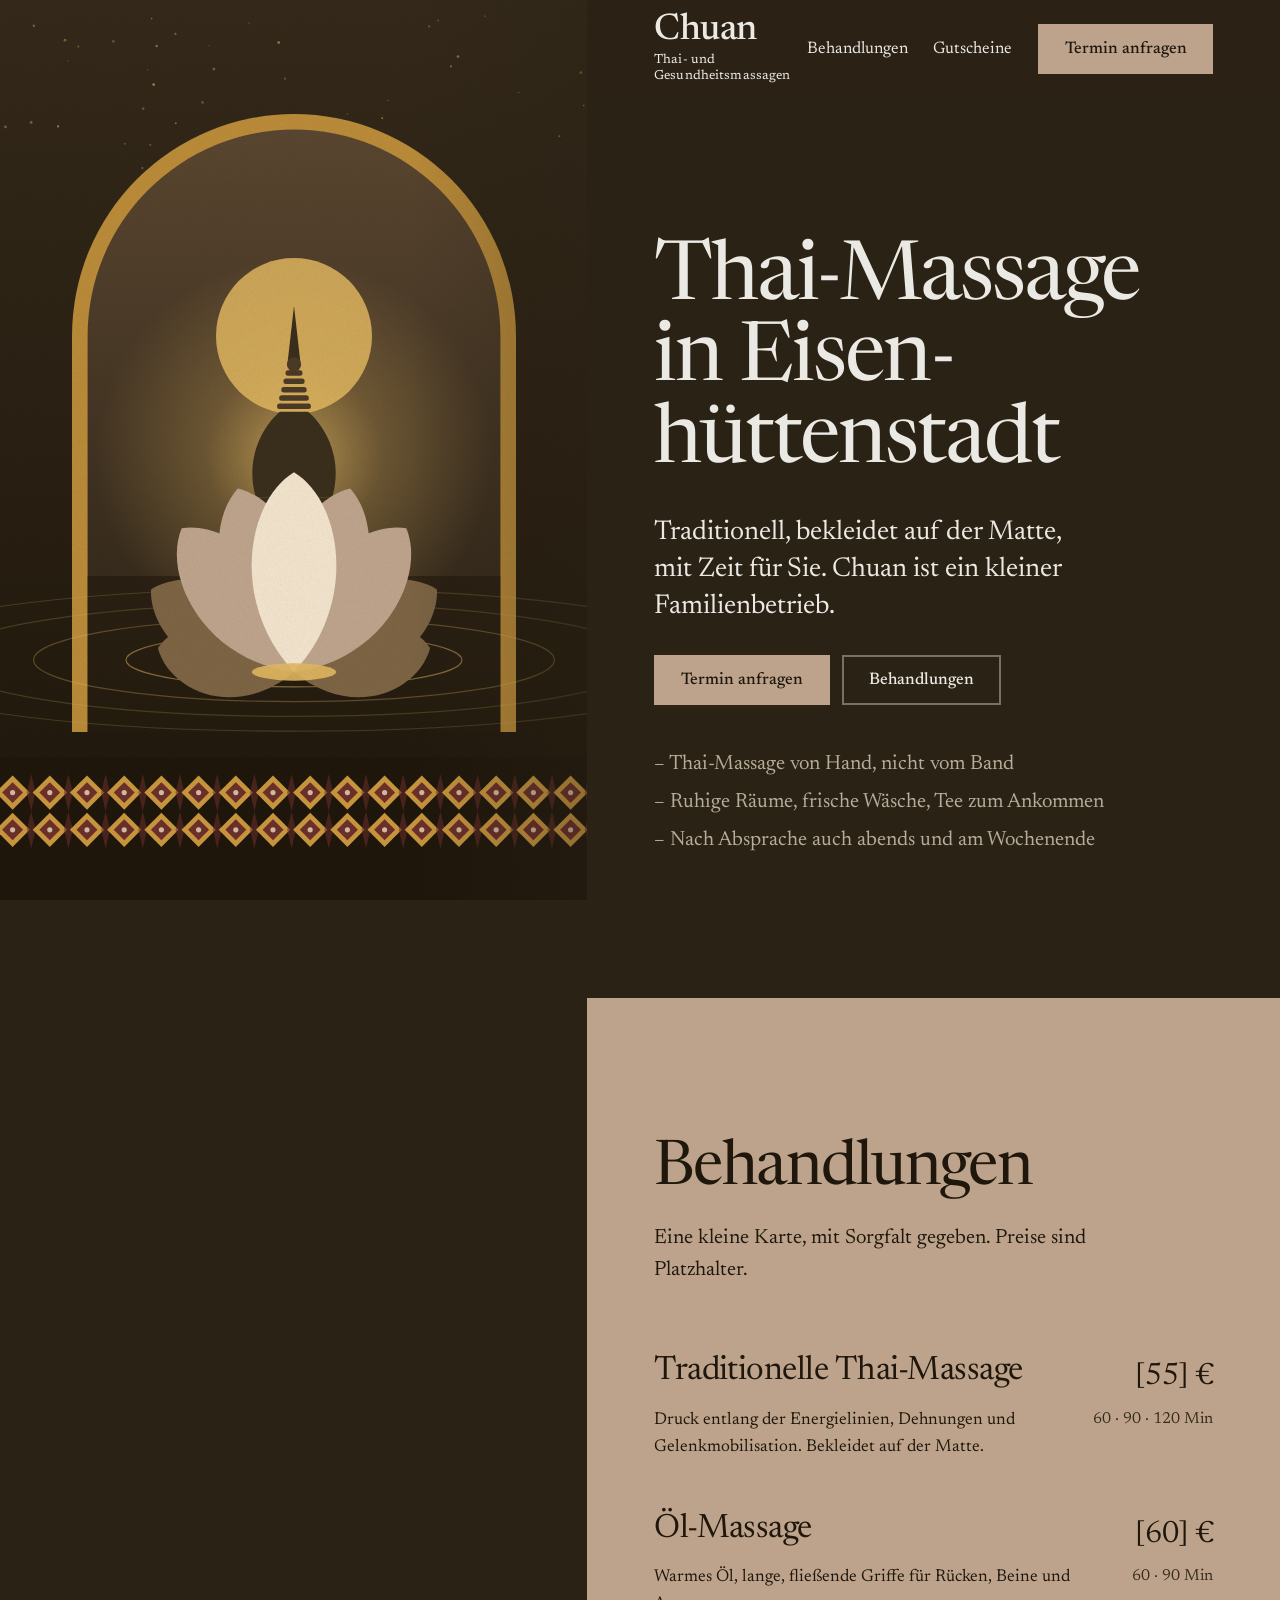
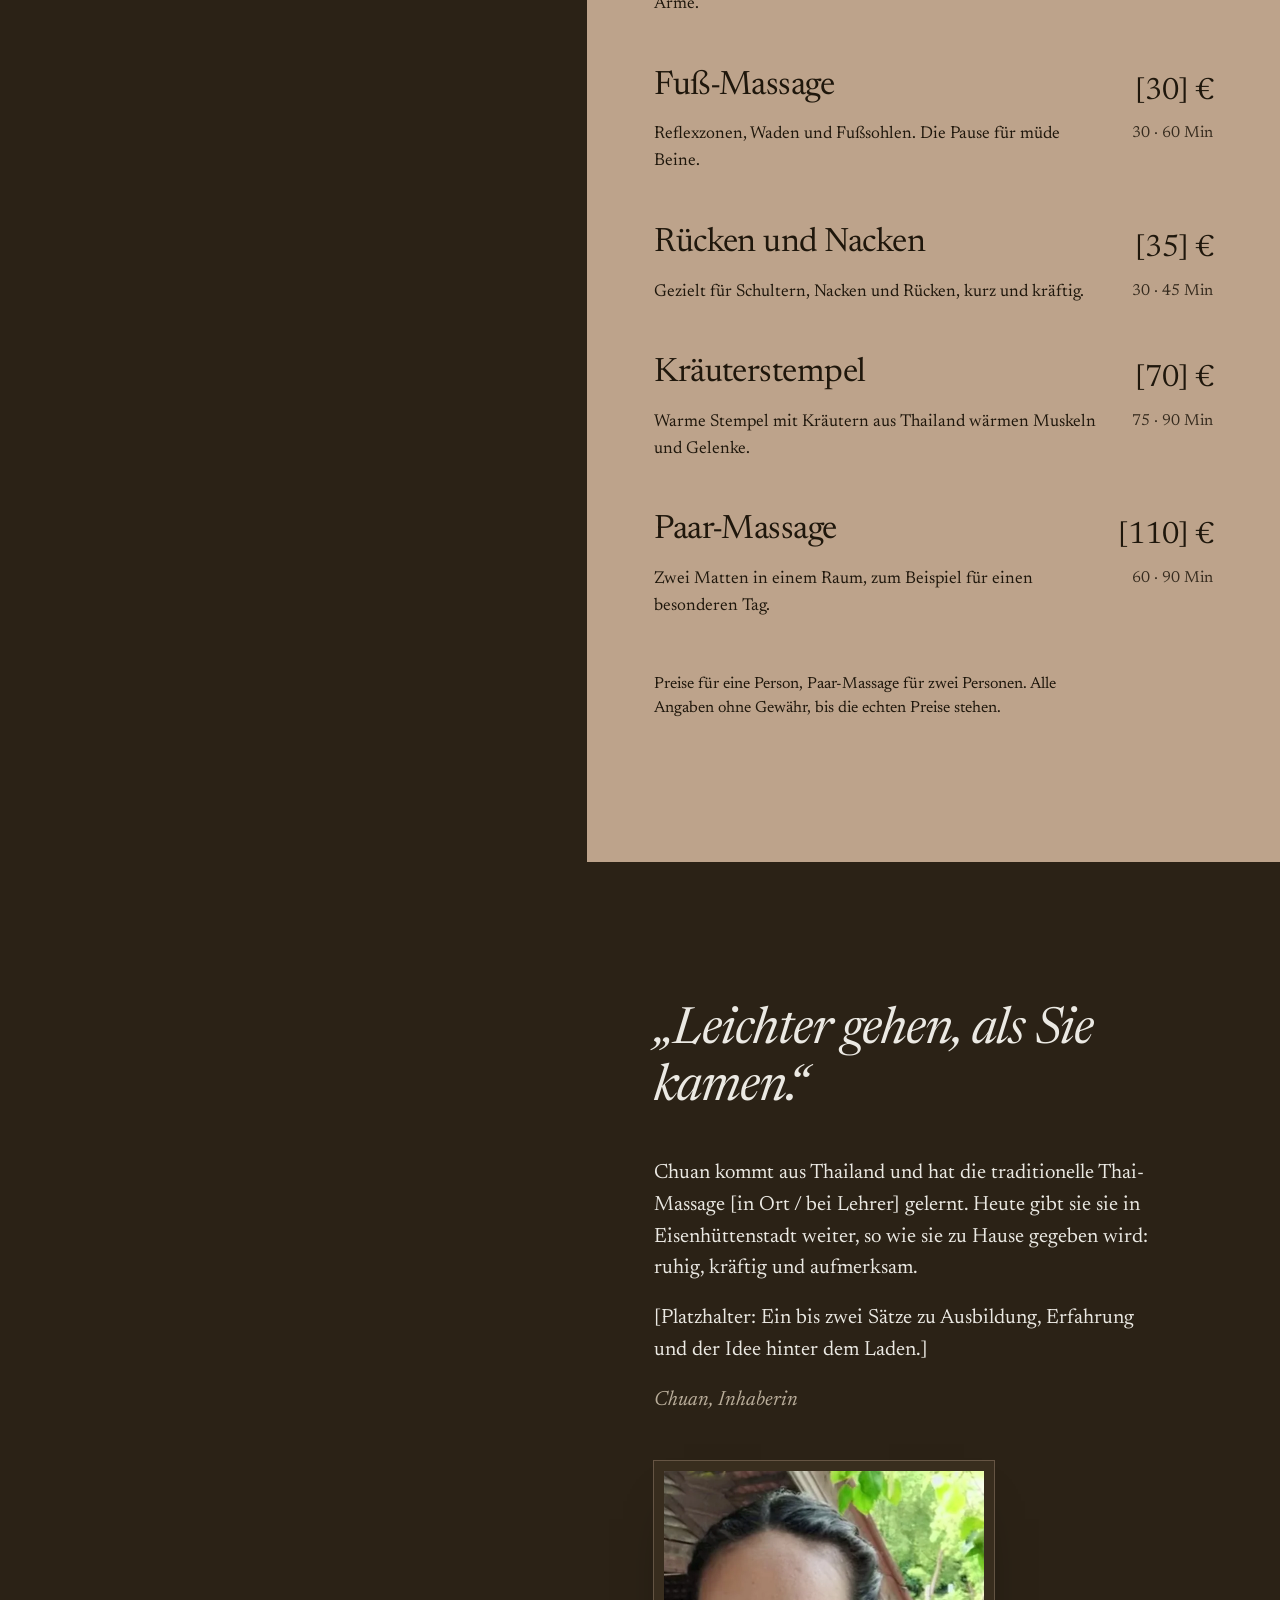
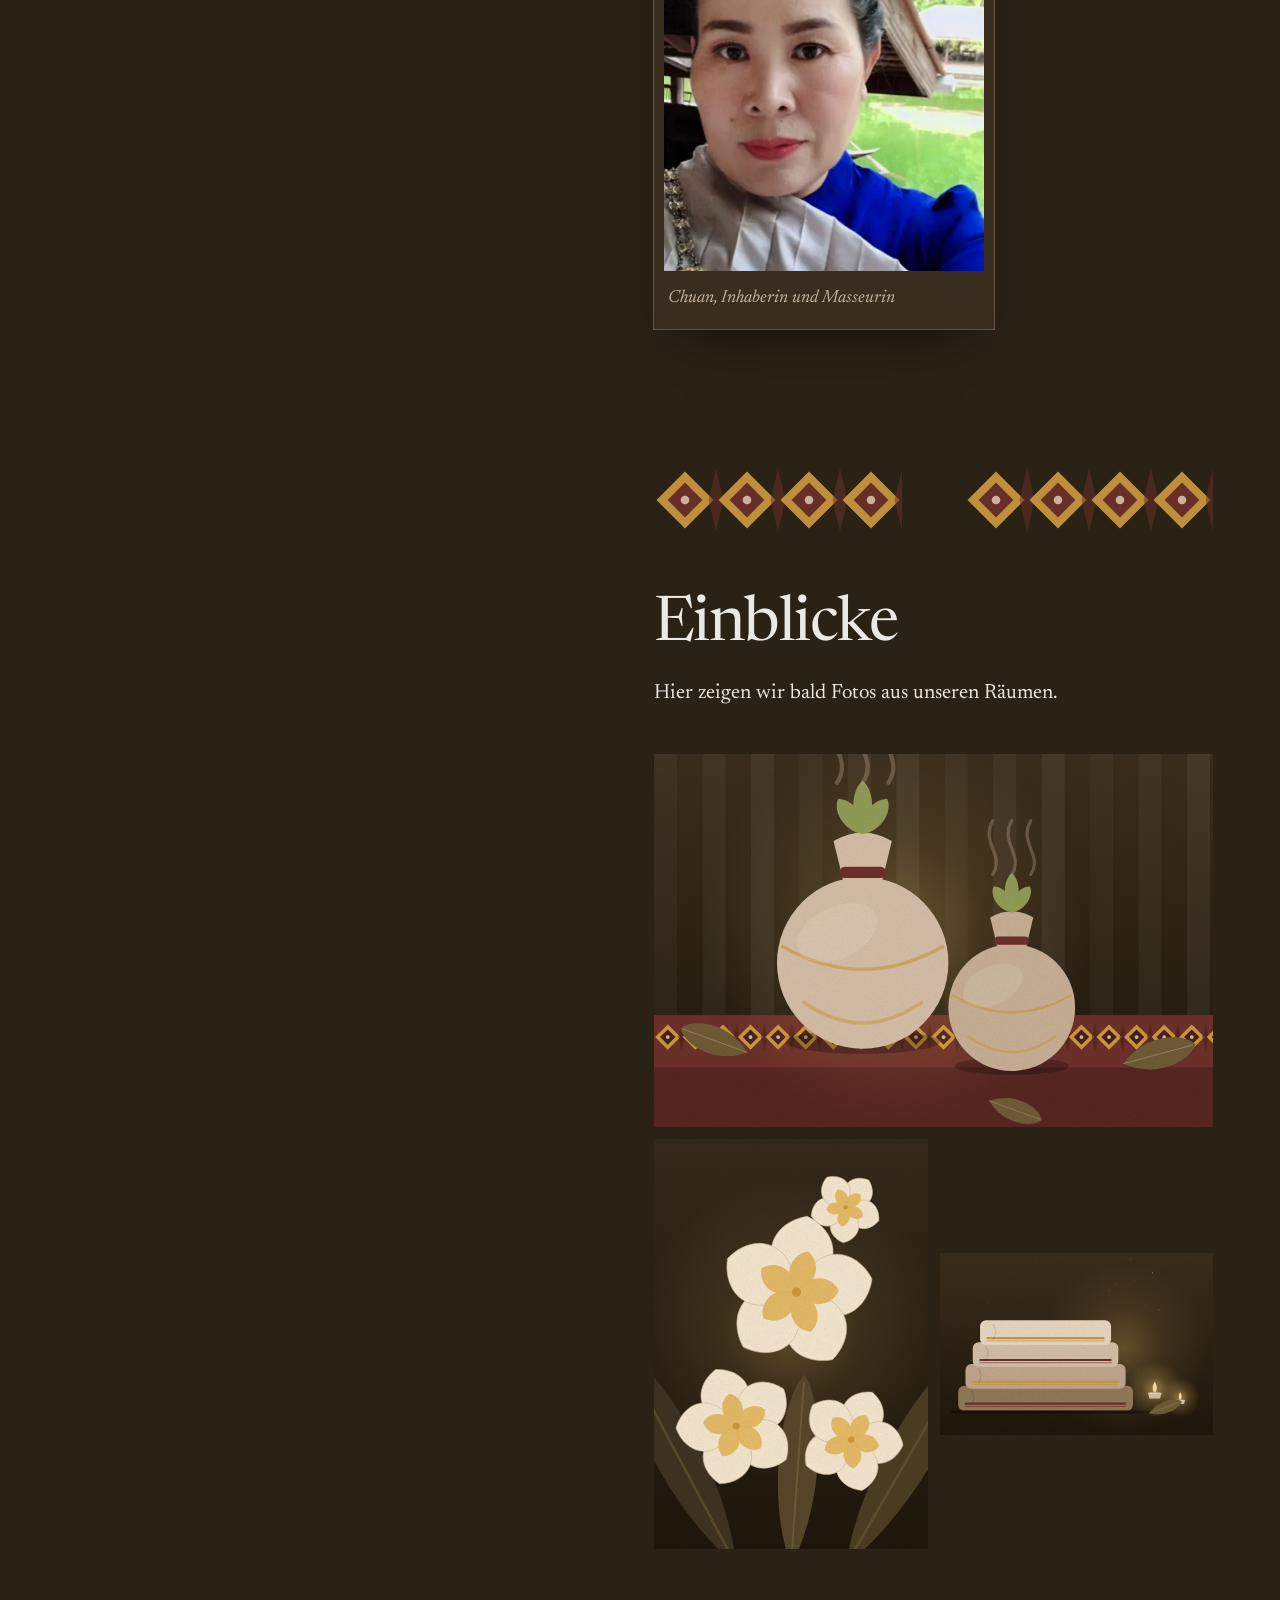
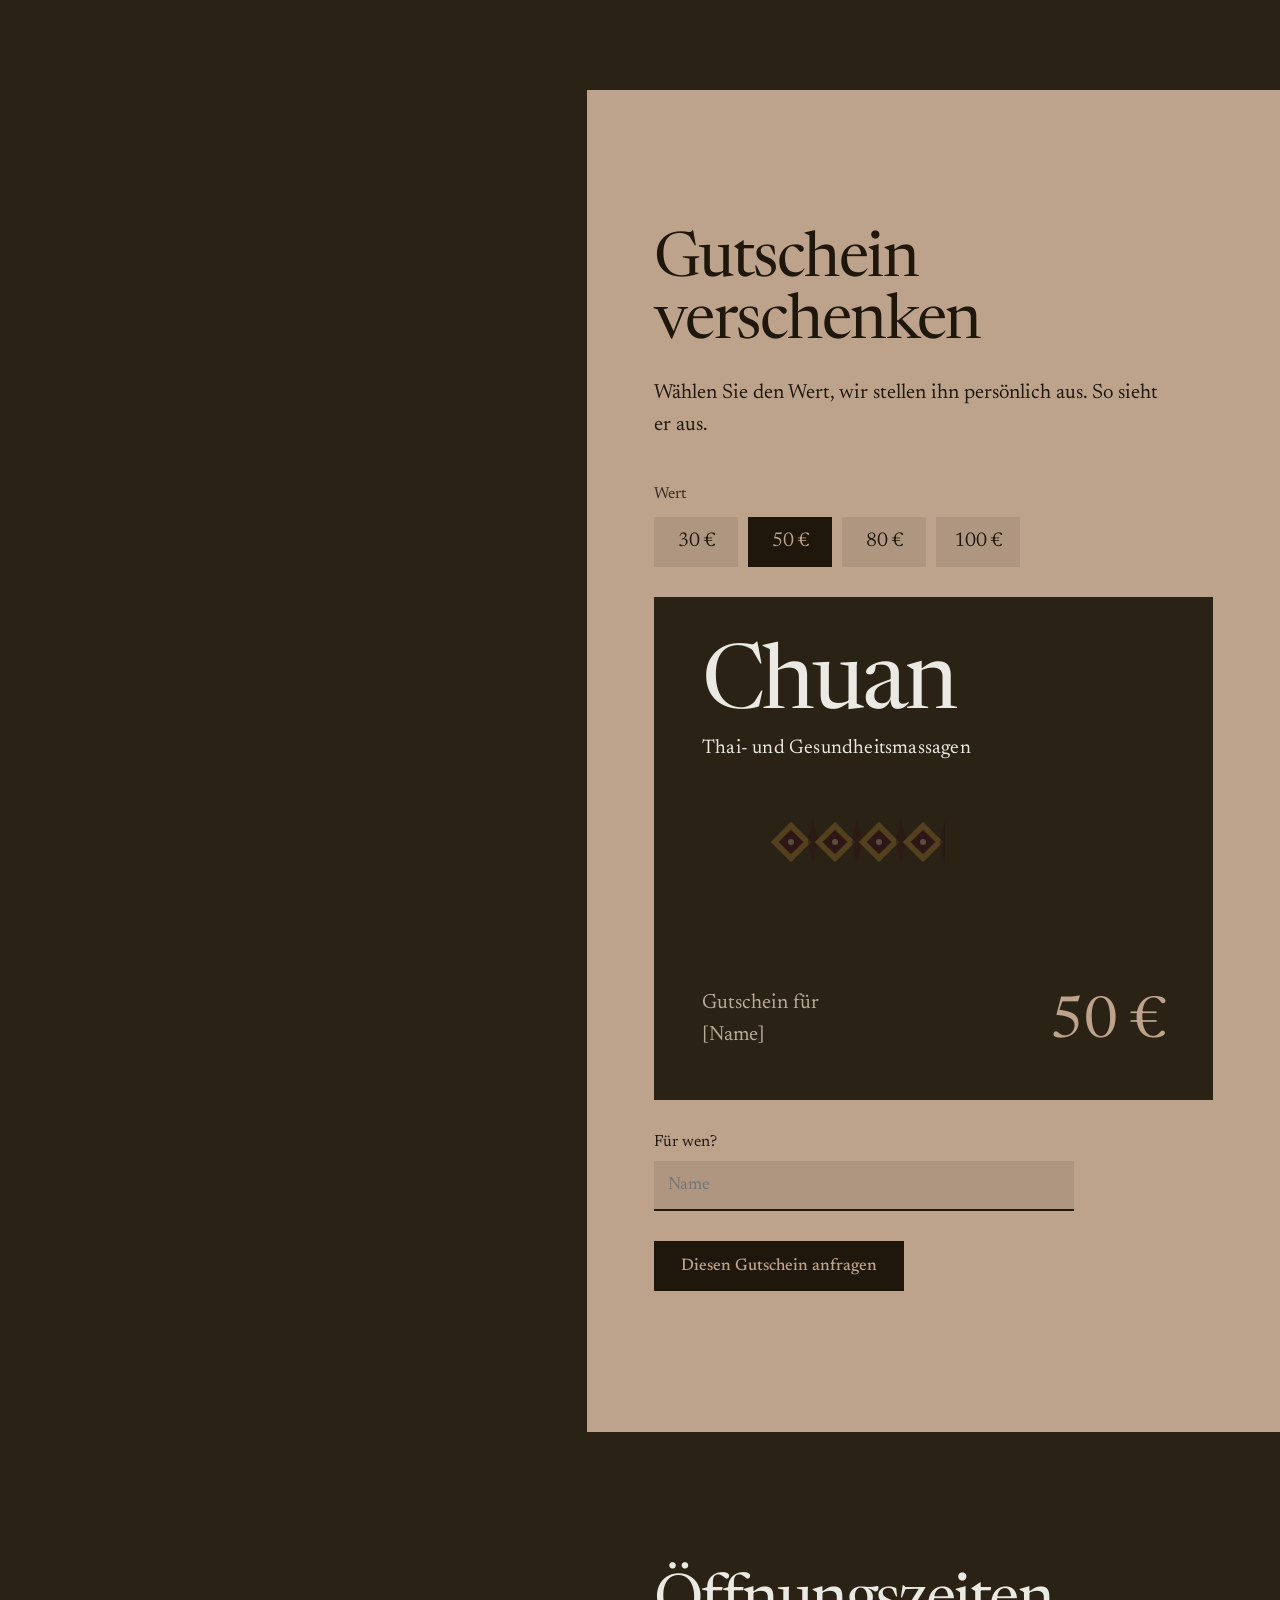
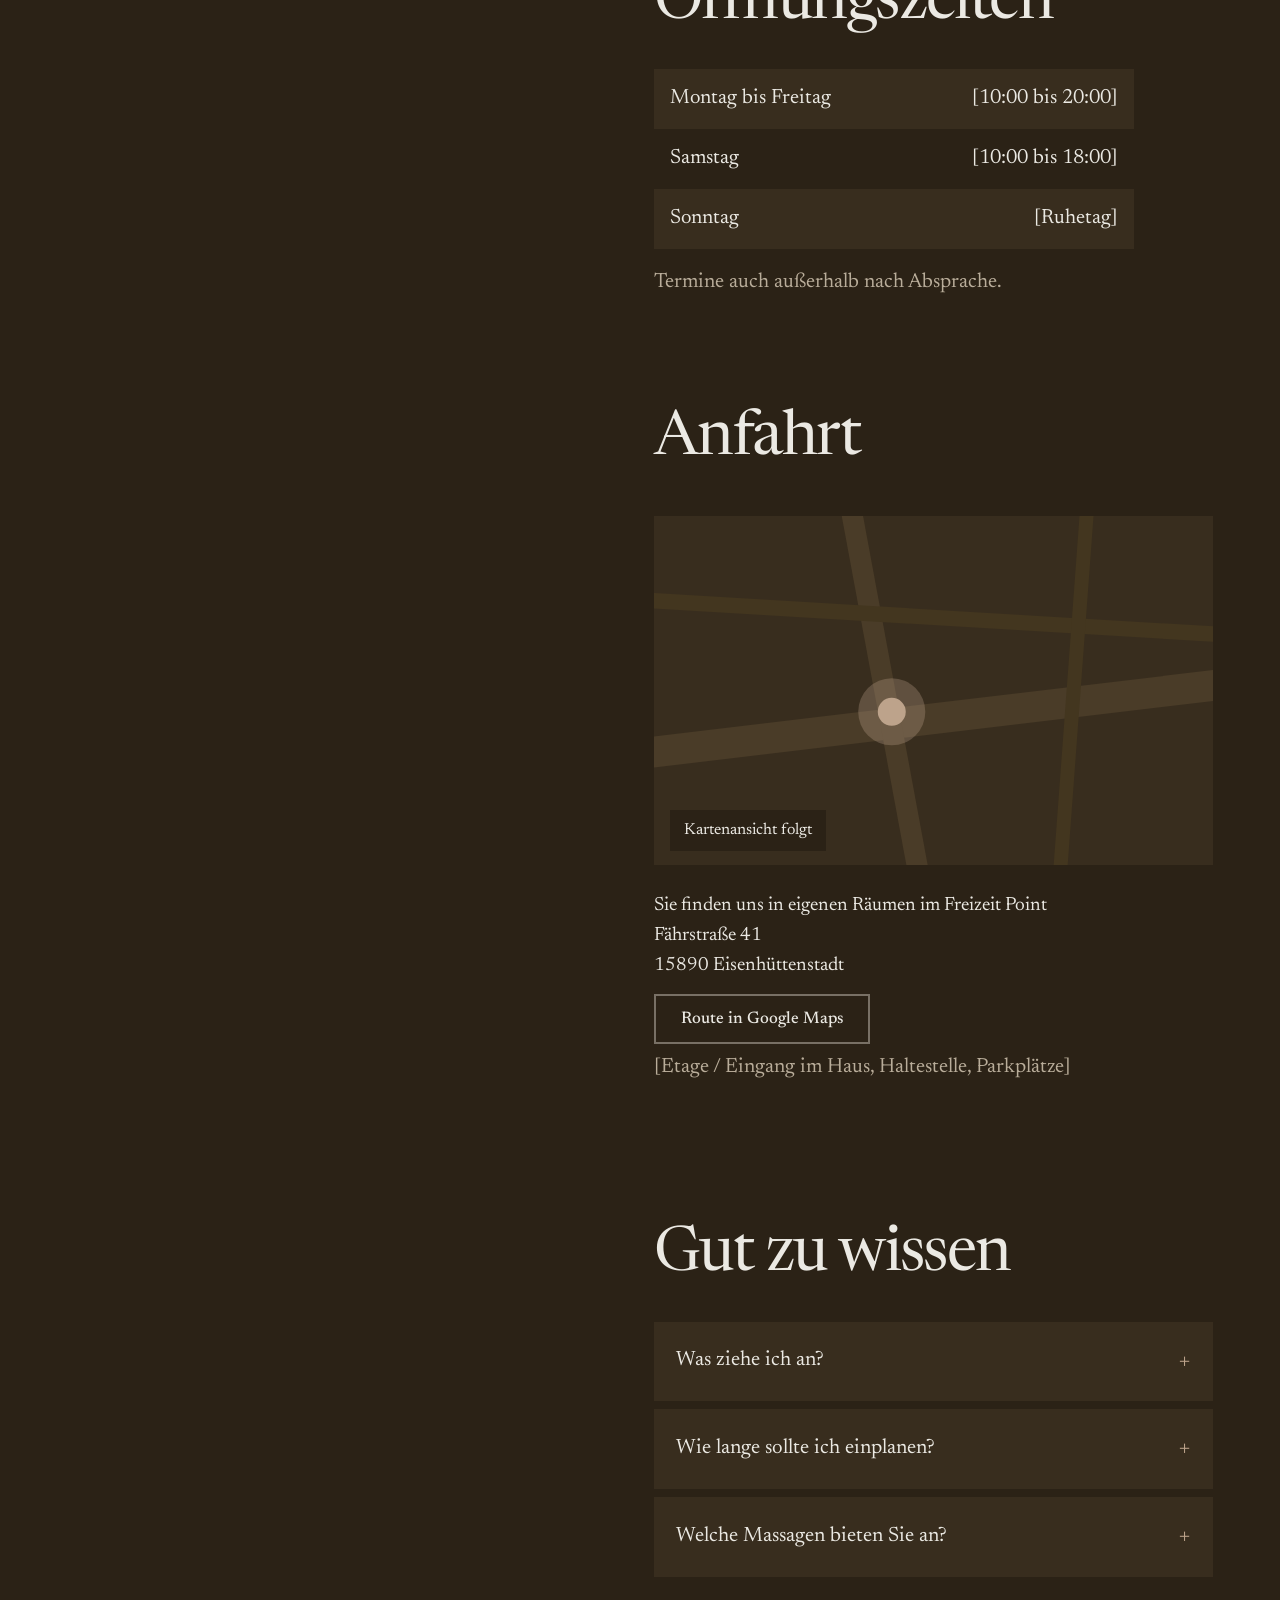
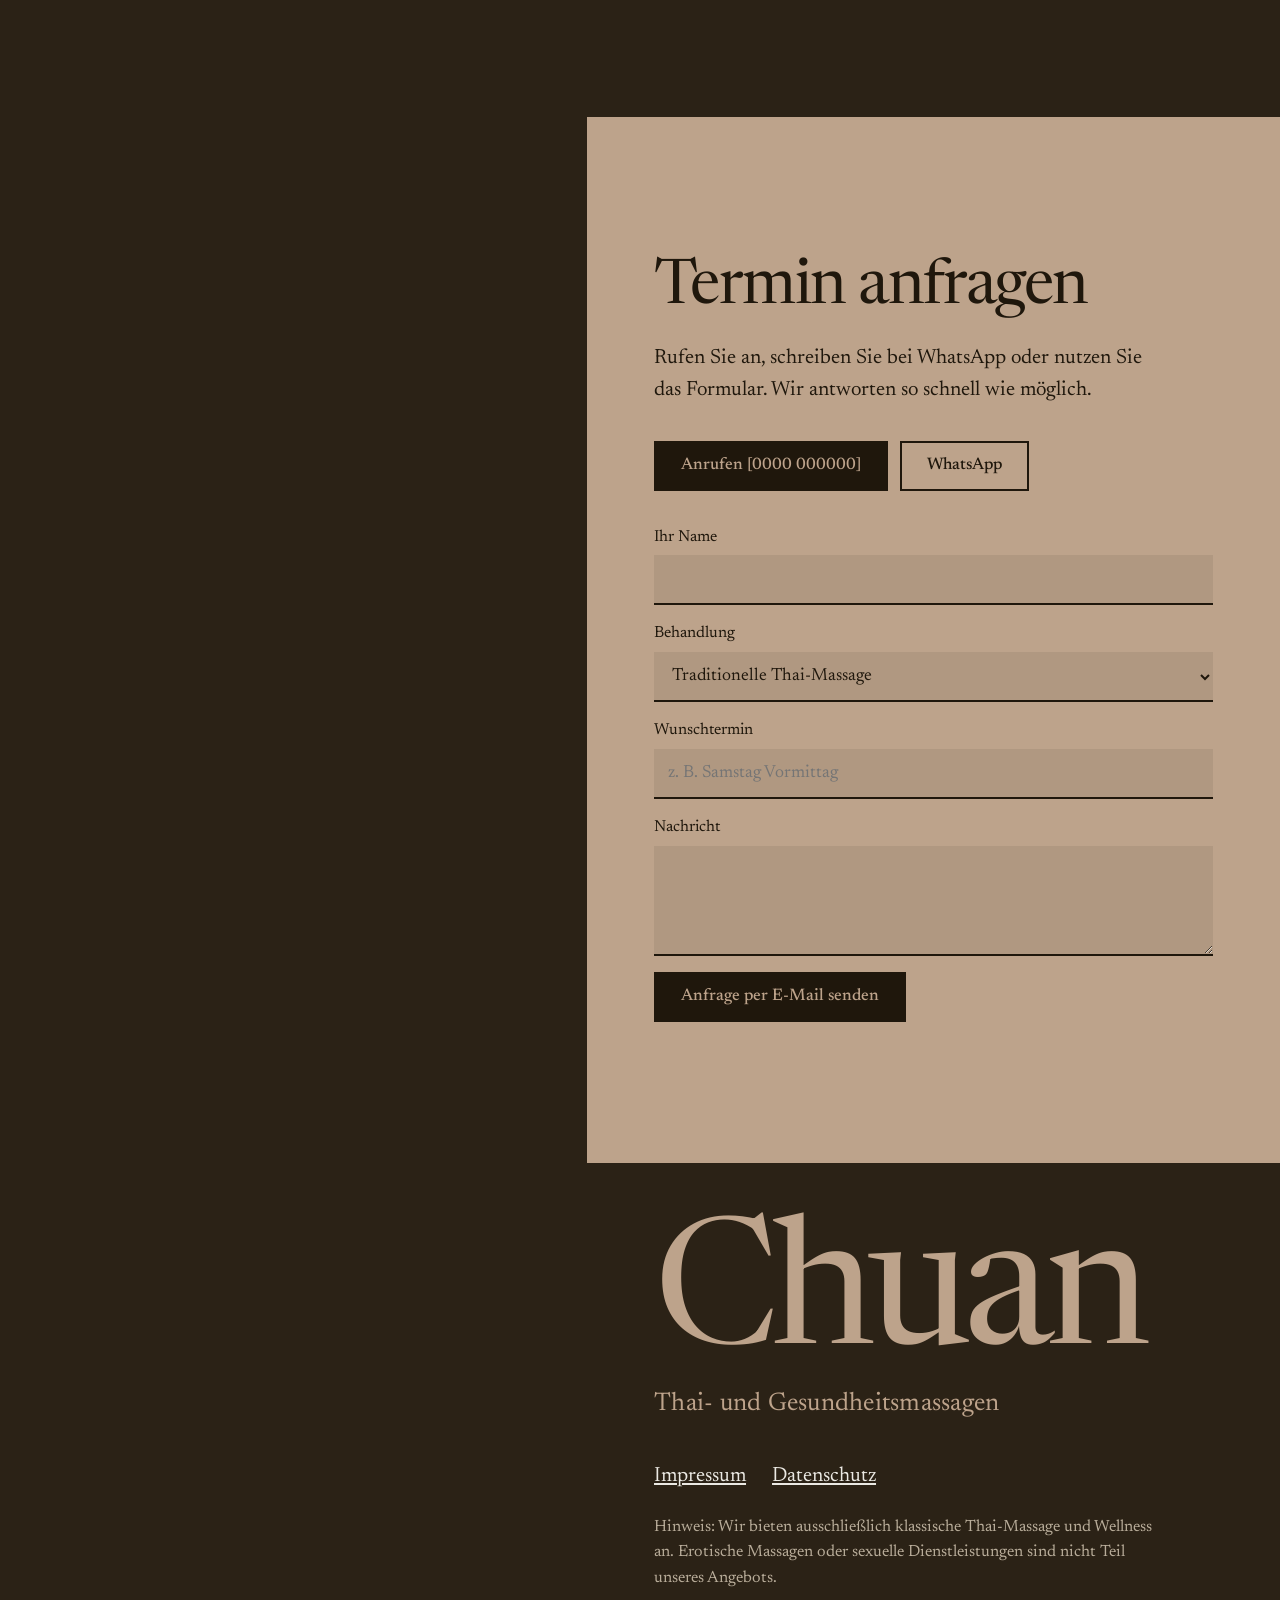
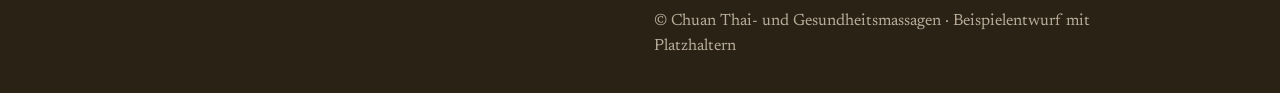
<file: beispiel-2/index.html>
<!doctype html>
<html lang="de">
<head>
<meta charset="utf-8">
<meta name="viewport" content="width=device-width, initial-scale=1">
<title>Chuan Thai- und Gesundheitsmassagen – Traditionelle Thai-Massage in Eisenhüttenstadt</title>
<meta name="description" content="Traditionelle Thai-Massage in Eisenhüttenstadt: Thai-Massage, Öl-Massage, Fußmassage, Kräuterstempel und Paar-Massage. Handwerk aus Thailand, ruhige Räume. Termin anfragen.">
<meta name="theme-color" content="#2b2216">
<link rel="icon" href="data:image/svg+xml,%3Csvg xmlns='http://www.w3.org/2000/svg' viewBox='0 0 64 64'%3E%3Crect width='64' height='64' fill='%232b2216'/%3E%3Cpath d='M32 12 48 34H16z M32 52 16 34h32z' fill='%23bda38b'/%3E%3C/svg%3E">
<link rel="stylesheet" href="../schriften/newsreader.css">
<!-- LADENNAME: „Chuan Thai- und Gesundheitsmassagen“, Kurzform „Chuan“. Zentral in den Konstanten LADENNAME/LADENVOLL ganz unten im Skript, dazu <title> und die Wortmarken (Kopfzeile, Gutschein, Fußzeile). -->
<style>
:root{
  --bg:#2b2216; --surface:#382d1e; --ink:#ebe9e3; --muted:#b9ad9a;
  --tan:#bda38b; --tan-ink:#1f170c; --tan-soft:#c9b29b;
  --cp:clamp(24px,5.2vw,76px);
  --f:'Newsreader',Georgia,'Times New Roman',serif;
  --ease:cubic-bezier(.2,.7,.2,1);
}
*{box-sizing:border-box;margin:0;padding:0}
html{scroll-behavior:smooth;-webkit-text-size-adjust:100%}
body{background:var(--bg);color:var(--ink);font:400 clamp(1.125rem,1.05rem + .3vw,1.3rem)/1.55 var(--f);overflow-x:hidden}
img{display:block;max-width:100%;height:auto}
a{color:inherit}
:focus-visible{outline:3px solid var(--tan);outline-offset:3px}
::selection{background:var(--tan);color:var(--tan-ink)}
.sr{position:absolute;width:1px;height:1px;overflow:hidden;clip:rect(0 0 0 0);white-space:nowrap}
h1,h2,h3{text-wrap:balance;font-weight:400;letter-spacing:-.025em;line-height:1}
h1{font-size:clamp(3rem,1.6rem + 4.4vw,5.6rem);max-width:12ch}
h2{font-size:clamp(2.3rem,1.5rem + 3vw,4rem);max-width:14ch}
p{max-width:46ch}
.col section{padding:clamp(84px,11vw,150px) var(--cp)}
.col .field{background:var(--tan);color:var(--tan-ink)}
.col .field ::selection{background:var(--tan-ink);color:var(--tan)}
.col .field :focus-visible{outline-color:var(--tan-ink)}

/* Webborte (eigene Grafik) */
.orn{height:62px;background:url(bilder/ornament.svg) space no-repeat left center/auto 62px;opacity:.95}
.col .orn{margin:0 var(--cp) clamp(44px,5vw,76px)}
.field .orn{filter:brightness(.45) saturate(.9)}
.voucher .orn{display:block;height:44px;background-size:auto 44px;opacity:.9}
@keyframes rise{from{opacity:0;transform:translateY(.12em)}}
.hero h1{animation:rise 1.3s var(--ease) .1s both}

/* Zwei Spalten */
.split{display:grid;grid-template-columns:1fr}
.stage{position:relative;height:64svh;min-height:380px;background:var(--surface);overflow:hidden}
.stage img{position:absolute;inset:0;width:100%;height:100%;object-fit:cover;opacity:0;transition:opacity 1.4s var(--ease),transform 9s var(--ease);transform:scale(1.07)}
.stage img.on{opacity:1;transform:scale(1)}
.stage img:first-child{opacity:1}
.stage::after{content:"";position:absolute;inset:0;pointer-events:none;background:linear-gradient(90deg,#2b221600 70%,#2b221655)}
@media(min-width:900px){
  .split{grid-template-columns:46fr 54fr}
  .stage{position:sticky;top:0;height:100svh;min-height:0}
  .stage img:first-child:not(.on){opacity:0}
  .mfig{display:none!important}
}

/* Kopf (in der Textspalte) */
header{position:sticky;top:0;z-index:20;display:flex;justify-content:space-between;align-items:center;gap:16px;padding:14px var(--cp);background:#2b2216ee}
.brand{display:flex;flex-direction:column;letter-spacing:-.02em;text-decoration:none;font-weight:500;line-height:1}
.brand .ch{font-size:2.3rem;line-height:.95}
.zu{display:block;font-weight:400;letter-spacing:.01em;line-height:1.25}
.nw{white-space:nowrap}
.brand .zu{font-size:.82rem;margin-top:3px}
nav ul{display:flex;gap:clamp(16px,2vw,32px);list-style:none;align-items:center}
nav a{text-decoration:none;font-size:1.05rem;white-space:nowrap}
nav a:not(.btn){text-decoration:underline;text-decoration-color:transparent;text-underline-offset:.35em;text-decoration-thickness:1.5px;transition:text-decoration-color .3s}
nav a:not(.btn):hover{text-decoration-color:currentColor}
.menu{display:none;background:none;border:0;color:var(--ink);font:500 1.05rem var(--f);min-height:44px;padding:0 4px;cursor:pointer}
@media(max-width:1760px){ nav li:nth-child(2),nav li:nth-child(4){display:none} }
@media(max-width:860px){
  header{position:fixed;inset:0 0 auto 0;background:#2b2216}
  .menu{display:block;position:relative;z-index:30}
  nav ul{position:fixed;inset:0;background:var(--bg);flex-direction:column;justify-content:center;gap:26px;transform:translateY(-100%);transition:transform .5s var(--ease);visibility:hidden}
  nav li:nth-child(2),nav li:nth-child(4){display:list-item}
  nav ul a{font-size:2.1rem}
  nav ul.open{transform:none;visibility:visible}
}
.btn{display:inline-flex;align-items:center;min-height:50px;padding:0 1.6em;background:var(--tan);color:var(--tan-ink);font:500 1.05rem/1 var(--f);text-decoration:none;border:0;cursor:pointer;transition:transform .35s var(--ease),background .35s}
.btn:hover{background:#d2bba4;transform:translateY(-2px)}
.btn:active{transform:none}
.btn.dark{background:var(--tan-ink);color:var(--tan)}
.btn.dark:hover{background:#000}
.btn.ghost{background:transparent;color:var(--ink);box-shadow:inset 0 0 0 2px #ece7db66}
.btn.ghost:hover{background:#ffffff14}

/* Hero in der Spalte */
.hero{min-height:calc(100svh - 74px);display:flex;flex-direction:column;justify-content:center;gap:30px}
@media(max-width:899px){.hero{min-height:0}}
.hero .lead{font-size:clamp(1.3rem,1.1rem + .8vw,1.7rem);line-height:1.35;max-width:30ch}
.hero .cta{display:flex;gap:12px;flex-wrap:wrap}
.hero h1{max-width:13ch}
.facts{display:grid;gap:6px;color:var(--muted);margin-top:14px}
.facts li{list-style:none}
.facts li::before{content:"\2013\00a0"}

/* Behandlungen: die Karte */
.menu-list{display:grid;gap:6px;margin-top:44px}
.item{display:grid;grid-template-columns:1fr auto;gap:6px 24px;padding:22px 22px;margin-inline:-22px;transition:background .35s,transform .45s var(--ease)}
.item:hover{background:#00000014;transform:translateX(6px)}
.item h3{font-size:clamp(1.6rem,1.3rem + 1vw,2.1rem);letter-spacing:-.015em;line-height:1.1}
.item .pr{font-size:clamp(1.5rem,1.2rem + .9vw,2rem);text-align:right;white-space:nowrap}
.item p{grid-column:1/2;font-size:1.08rem}
.item .dur{grid-column:2/3;text-align:right;font-size:1rem;opacity:.85}
.note{margin-top:30px;font-size:1rem;opacity:.85}

/* Über uns */
.about blockquote{font-size:clamp(1.9rem,1.3rem + 2.4vw,3.2rem);line-height:1.12;letter-spacing:-.02em;font-style:italic;max-width:19ch;margin-bottom:40px}
.about p+p{margin-top:18px}
.sign{margin-top:30px;font-style:italic;color:var(--muted)}
.mfig img{width:100%;aspect-ratio:2/3;object-fit:cover}
.chuan{margin:44px 0 0;max-width:340px;background:var(--surface);padding:10px;box-shadow:0 0 0 1px #bda38b66,0 28px 50px -30px #000b}
.chuan img{display:block;width:100%;aspect-ratio:4/5;object-fit:cover;object-position:42% 22%}
.chuan figcaption{padding:14px 4px 6px;font-style:italic;color:var(--tan-soft);font-size:1.1rem}
.mfig{margin-top:36px}

/* Galerie */
.gal{display:grid;grid-template-columns:1fr 1fr;gap:12px;margin-top:44px;align-items:start}
.gal figure{overflow:hidden}
.gal img{width:100%;object-fit:cover;transition:transform 1.2s var(--ease)}
.gal figure:hover img{transform:scale(1.05)}
.gal .t img{aspect-ratio:2/3}.gal .w{grid-column:1/3}.gal .w img{aspect-ratio:3/2}
.gal .o{align-self:center}.gal .o img{aspect-ratio:3/2}

/* Gutschein */
.cfg{display:grid;gap:30px;margin-top:40px}
.vals{display:flex;gap:10px;flex-wrap:wrap;border:0}
.vals legend{font-size:1rem;margin-bottom:10px;opacity:.85}
.vals label{position:relative}
.vals input{position:absolute;opacity:0;inset:0;cursor:pointer}
.vals span{display:inline-flex;min-width:84px;justify-content:center;align-items:center;min-height:50px;padding:0 18px;background:#00000014;font-size:1.25rem;transition:background .3s,color .3s}
.vals input:checked+span{background:var(--tan-ink);color:var(--tan)}
.vals input:focus-visible+span{outline:3px solid var(--tan-ink);outline-offset:3px}
.vals label:hover span{background:#0000002a}
.vals input:checked+span:hover{background:var(--tan-ink)}
.fld{display:grid;gap:6px;font-size:1rem;max-width:420px}
.fld input,.fld select,.fld textarea{font:400 1.1rem var(--f);color:inherit;background:#00000014;border:0;border-bottom:2px solid currentColor;padding:12px 14px;min-height:50px;width:100%;border-radius:0}
.fld textarea{min-height:110px;resize:vertical}
.fld input:focus,.fld select:focus,.fld textarea:focus{outline:none;background:#00000024}
.voucher{background:var(--bg);color:var(--ink);padding:clamp(26px,4vw,48px);display:grid;gap:60px;max-width:560px;transform:rotate(-1.5deg);transition:transform .8s var(--ease)}
.voucher:hover{transform:none}
.voucher .vn{display:block}
.voucher .vn .ch{display:block;font-size:clamp(3.4rem,2.4rem + 4vw,5.6rem);letter-spacing:-.03em;line-height:.95}
.voucher .vn .zu{font-size:clamp(1.05rem,1rem + .3vw,1.3rem);margin-top:6px}
.voucher .vr{display:flex;justify-content:space-between;align-items:end;gap:16px;color:var(--muted)}
.voucher .vr b{font-weight:400;font-size:clamp(2.4rem,2rem + 2vw,3.6rem);color:var(--tan);line-height:1}
.gift{overflow:hidden}

/* Zeiten und Anfahrt */
.hours{width:100%;max-width:480px;border-collapse:collapse;margin-top:34px}
.hours th,.hours td{padding:14px 16px;text-align:left;font-weight:400}
.hours td{text-align:right}
.hours tr:nth-child(odd){background:var(--surface)}
.map{margin-top:44px;aspect-ratio:16/10;max-width:640px;position:relative;background:var(--surface);overflow:hidden}
.map svg{position:absolute;inset:0;width:100%;height:100%}
.map span{position:absolute;left:16px;bottom:14px;background:var(--bg);padding:8px 14px;font-size:1rem}
address{font-style:normal;margin-top:26px;font-size:1.2rem}
.hours-wrap{display:grid;gap:110px}

/* Fragen */
.faq{margin-top:34px;display:grid;gap:8px;max-width:640px}
.faq details{background:var(--surface)}
.faq summary{cursor:pointer;list-style:none;padding:20px 22px;display:flex;justify-content:space-between;gap:20px;min-height:62px;align-items:center;font-size:1.3rem}
.faq summary::-webkit-details-marker{display:none}
.faq summary::after{content:"+";color:var(--tan);font-size:1.6rem;transition:transform .4s var(--ease)}
.faq details[open] summary::after{transform:rotate(45deg)}
.faq details p{padding:0 22px 22px;color:var(--muted)}

/* Kontakt */
.chan{display:flex;gap:12px;flex-wrap:wrap;margin:34px 0}
form{display:grid;gap:16px;margin-top:10px}
form .fld{max-width:none}
.kontakt .fld input,.kontakt .fld select,.kontakt .fld textarea{background:#00000012}
footer{padding:60px var(--cp) 34px;background:var(--bg)}
footer .big{color:var(--tan);margin-bottom:40px}
footer .big .ch{display:block;font-size:clamp(5rem,16vw,11rem);letter-spacing:-.04em;line-height:.9}
footer .big .zu{font-size:clamp(1.15rem,1rem + .8vw,1.6rem);margin-top:8px}
footer ul{list-style:none;display:flex;gap:26px;flex-wrap:wrap;margin-bottom:22px}
footer p{color:var(--muted);font-size:1.02rem;max-width:56ch}

.js [data-r]{opacity:0;transform:translateY(26px)}
.js [data-r].in{opacity:1;transform:none;transition:opacity 1s var(--ease) var(--d,0ms),transform 1s var(--ease) var(--d,0ms)}
@media(prefers-reduced-motion:reduce){
  html{scroll-behavior:auto}
  .js [data-r]{opacity:1;transform:none}
  .stage img{transform:none}
  *{transition-duration:.01ms!important;animation-duration:.01ms!important}
}
</style>
</head>
<body>
<a class="sr" href="#inhalt">Zum Inhalt springen</a>
<div class="split">
  <div class="stage" aria-hidden="true" id="stage">
    <img src="bilder/buehne-lotus.svg" width="1000" height="1500" alt="" fetchpriority="high">
    <img src="bilder/orchidee.svg" width="1000" height="1500" alt="">
    <img src="bilder/opferschale.svg" width="1000" height="1500" alt="">
    <img src="bilder/chedi.svg" width="1000" height="1500" alt="">
  </div>

  <div class="col">
    <header>
      <a class="brand" href="#" aria-label="Chuan Thai- und Gesundheitsmassagen"><span class="ch" data-name>Chuan</span><span class="zu"><span class="nw">Thai- und</span> <span class="nw">Gesundheitsmassagen</span></span></a>
      <nav aria-label="Hauptmenü">
        <button class="menu" aria-expanded="false" aria-controls="nav-liste">Menü</button>
        <ul id="nav-liste">
          <li><a href="#behandlungen">Behandlungen</a></li>
          <li><a href="#ueber-uns">Über uns</a></li>
          <li><a href="#gutscheine">Gutscheine</a></li>
          <li><a href="#anfahrt">Anfahrt</a></li>
          <li><a class="btn" href="#kontakt">Termin anfragen</a></li>
        </ul>
      </nav>
    </header>

    <main id="inhalt">
      <section class="hero" data-img="0" aria-labelledby="titel">
        <h1 id="titel" data-r>Thai-Massage in Eisen&shy;hütten&shy;stadt</h1>
        <p class="lead" data-r style="--d:80ms">Traditionell, bekleidet auf der Matte, mit Zeit für Sie. <span data-name>Chuan</span> ist ein kleiner Familienbetrieb.</p>
        <div class="cta" data-r style="--d:160ms">
          <a class="btn" href="#kontakt">Termin anfragen</a>
          <a class="btn ghost" href="#behandlungen">Behandlungen</a>
        </div>
        <ul class="facts" data-r style="--d:220ms">
          <li>Thai-Massage von Hand, nicht vom Band</li>
          <li>Ruhige Räume, frische Wäsche, Tee zum Ankommen</li>
          <li>Nach Absprache auch abends und am Wochenende</li>
        </ul>
      </section>

      <section class="field" id="behandlungen" data-img="1" aria-labelledby="h-beh">
        <h2 id="h-beh" data-r>Behandlungen</h2>
        <p data-r style="margin-top:22px">Eine kleine Karte, mit Sorgfalt gegeben. Preise sind Platzhalter.</p>
        <div class="menu-list">
          <div class="item" data-r><h3>Traditionelle Thai-Massage</h3><span class="pr">[55] €</span><p>Druck entlang der Energielinien, Dehnungen und Gelenkmobilisation. Bekleidet auf der Matte.</p><span class="dur">60 · 90 · 120 Min</span></div>
          <div class="item" data-r><h3>Öl-Massage</h3><span class="pr">[60] €</span><p>Warmes Öl, lange, fließende Griffe für Rücken, Beine und Arme.</p><span class="dur">60 · 90 Min</span></div>
          <div class="item" data-r><h3>Fuß-Massage</h3><span class="pr">[30] €</span><p>Reflexzonen, Waden und Fußsohlen. Die Pause für müde Beine.</p><span class="dur">30 · 60 Min</span></div>
          <div class="item" data-r><h3>Rücken und Nacken</h3><span class="pr">[35] €</span><p>Gezielt für Schultern, Nacken und Rücken, kurz und kräftig.</p><span class="dur">30 · 45 Min</span></div>
          <div class="item" data-r><h3>Kräuterstempel</h3><span class="pr">[70] €</span><p>Warme Stempel mit Kräutern aus Thailand wärmen Muskeln und Gelenke.</p><span class="dur">75 · 90 Min</span></div>
          <div class="item" data-r><h3>Paar-Massage</h3><span class="pr">[110] €</span><p>Zwei Matten in einem Raum, zum Beispiel für einen besonderen Tag.</p><span class="dur">60 · 90 Min</span></div>
        </div>
        <p class="note" data-r>Preise für eine Person, Paar-Massage für zwei Personen. Alle Angaben ohne Gewähr, bis die echten Preise stehen.</p>
      </section>

      <section class="about" id="ueber-uns" data-img="2" aria-labelledby="h-ueber">
        <h2 id="h-ueber" class="sr">Über uns</h2>
        <blockquote data-r>„Leichter gehen, als Sie kamen.“</blockquote>
        <p data-r>Chuan kommt aus Thailand und hat die traditionelle Thai-Massage [in Ort / bei Lehrer] gelernt. Heute gibt sie sie in Eisenhüttenstadt weiter, so wie sie zu Hause gegeben wird: ruhig, kräftig und aufmerksam.</p>
        <p data-r>[Platzhalter: Ein bis zwei Sätze zu Ausbildung, Erfahrung und der Idee hinter dem Laden.]</p>
        <p class="sign" data-r>Chuan, Inhaberin</p>
        <figure class="chuan" data-r><img src="../bilder/chuan-640.webp" srcset="../bilder/chuan-640.webp 640w, ../bilder/chuan-1200.webp 1200w" sizes="(min-width:900px) 340px, 80vw" width="640" height="800" loading="lazy" alt="Chuan, Inhaberin"><figcaption>Chuan, Inhaberin und Masseurin</figcaption></figure>
        <figure class="mfig" data-r><img src="bilder/opferschale.svg" width="1000" height="1500" loading="lazy" alt="Gezeichnete goldene Opferschale mit Ringelblumen"></figure>
      </section>

      <div class="orn" aria-hidden="true"></div>
      <section id="galerie" data-img="3" aria-labelledby="h-gal" style="padding-top:0">
        <h2 id="h-gal" data-r>Einblicke</h2>
        <p data-r style="margin-top:20px">Hier zeigen wir bald Fotos aus unseren Räumen.</p>
        <div class="gal">
          <figure class="w" data-r><img src="bilder/kraeuterstempel.svg" width="1500" height="1000" loading="lazy" alt="Gezeichnete Kräuterstempel auf rotem Tuch mit Webborte"></figure>
          <figure class="t" data-r><img src="bilder/frangipani.svg" width="1000" height="1500" loading="lazy" alt="Gezeichnete Frangipani-Blüten zwischen dunklen Blättern"></figure>
          <figure class="o" data-r style="--d:100ms"><img src="bilder/tuecher.svg" width="1500" height="1000" loading="lazy" alt="Gezeichnete gefaltete Handtücher mit Teelicht"></figure>
        </div>
      </section>

      <section class="field gift" id="gutscheine" data-img="1" aria-labelledby="h-gut">
        <h2 id="h-gut" data-r>Gutschein verschenken</h2>
        <p data-r style="margin-top:22px">Wählen Sie den Wert, wir stellen ihn persönlich aus. So sieht er aus.</p>
        <div class="cfg">
          <fieldset class="vals" data-r>
            <legend>Wert</legend>
            <label><input type="radio" name="wert" value="30"><span>30 €</span></label>
            <label><input type="radio" name="wert" value="50" checked><span>50 €</span></label>
            <label><input type="radio" name="wert" value="80"><span>80 €</span></label>
            <label><input type="radio" name="wert" value="100"><span>100 €</span></label>
          </fieldset>
          <div class="voucher" data-r aria-live="polite">
            <span class="vn"><span class="ch" data-name>Chuan</span><span class="zu"><span class="nw">Thai- und</span> <span class="nw">Gesundheitsmassagen</span></span></span>
            <span class="orn" aria-hidden="true"></span>
            <span class="vr"><span>Gutschein für<br><span id="vfuer">[Name]</span></span><b id="vwert">50 €</b></span>
          </div>
          <label class="fld" data-r>Für wen?<input id="fuer" type="text" placeholder="Name" autocomplete="off"></label>
          <div data-r><a class="btn dark" id="gutlink" href="#kontakt">Diesen Gutschein anfragen</a></div>
        </div>
      </section>

      <section id="zeiten" data-img="2" aria-labelledby="h-zeiten">
        <div class="hours-wrap">
          <div>
            <h2 id="h-zeiten" data-r>Öffnungszeiten</h2>
            <table class="hours" data-r>
              <caption class="sr">Öffnungszeiten</caption>
              <tbody>
                <tr><th scope="row">Montag bis Freitag</th><td>[10:00 bis 20:00]</td></tr>
                <tr><th scope="row">Samstag</th><td>[10:00 bis 18:00]</td></tr>
                <tr><th scope="row">Sonntag</th><td>[Ruhetag]</td></tr>
              </tbody>
            </table>
            <p style="margin-top:18px;color:var(--muted)" data-r>Termine auch außerhalb nach Absprache.</p>
          </div>
          <div id="anfahrt">
            <h2 data-r>Anfahrt</h2>
            <div class="map" role="img" aria-label="Platzhalter für eine Karte" data-r>
              <svg viewBox="0 0 400 250" preserveAspectRatio="xMidYMid slice" aria-hidden="true"><rect width="400" height="250" fill="#382d1e"/><path d="M-10 170 L410 120" stroke="#4a3c28" stroke-width="22"/><path d="M140 -10 L190 260" stroke="#4a3c28" stroke-width="15"/><path d="M-10 60 L410 85" stroke="#43361f" stroke-width="11"/><path d="M310 -10 L290 260" stroke="#43361f" stroke-width="10"/><circle cx="170" cy="140" r="24" fill="#bda38b" opacity=".3"/><circle cx="170" cy="140" r="10" fill="#bda38b"/></svg>
              <span>Kartenansicht folgt</span>
            </div>
            <address data-r>Sie finden uns in eigenen Räumen im Freizeit Point<br>Fährstraße 41<br>15890 Eisenhüttenstadt</address>
      <p style="margin-top:14px"><a class="btn ghost" href="https://maps.app.goo.gl/QRPTqpLe9PgMzVeg9" target="_blank" rel="noopener">Route in Google Maps</a></p>
            <p style="color:var(--muted);margin-top:8px" data-r>[Etage / Eingang im Haus, Haltestelle, Parkplätze]</p>
          </div>
        </div>
      </section>

      <section data-img="3" aria-labelledby="h-faq" style="padding-top:0">
        <h2 id="h-faq" data-r>Gut zu wissen</h2>
        <div class="faq" data-r>
          <details><summary>Was ziehe ich an?</summary><p>Bequeme, weite Kleidung. Die Thai-Massage wird bekleidet gegeben, auf Wunsch stellen wir Kleidung.</p></details>
          <details><summary>Wie lange sollte ich einplanen?</summary><p>Für die klassische Thai-Massage empfehlen wir mindestens 60 Minuten, plus ein paar Minuten zum Ankommen.</p></details>
          <details><summary>Welche Massagen bieten Sie an?</summary><p>Ausschließlich klassische Thai-Massage und Wellness-Behandlungen. Erotische Massagen oder sexuelle Dienstleistungen gehören nicht zu unserem Angebot.</p></details>
        </div>
      </section>

      <section class="field kontakt" id="kontakt" data-img="0" aria-labelledby="h-kontakt">
        <h2 id="h-kontakt" data-r>Termin anfragen</h2>
        <p data-r style="margin-top:22px">Rufen Sie an, schreiben Sie bei WhatsApp oder nutzen Sie das Formular. Wir antworten so schnell wie möglich.</p>
        <div class="chan" data-r>
          <a class="btn dark" href="tel:+490000000000">Anrufen [0000 000000]</a>
          <a class="btn ghost" style="color:var(--tan-ink);box-shadow:inset 0 0 0 2px var(--tan-ink)" href="https://wa.me/490000000000" rel="noopener">WhatsApp</a>
        </div>
        <form id="form" data-r>
          <label class="fld">Ihr Name<input name="name" autocomplete="name" required></label>
          <label class="fld">Behandlung
            <select name="beh" id="beh"><option>Traditionelle Thai-Massage</option><option>Öl-Massage</option><option>Fuß-Massage</option><option>Rücken und Nacken</option><option>Kräuterstempel</option><option>Paar-Massage</option><option>Gutschein</option></select>
          </label>
          <label class="fld">Wunschtermin<input name="termin" placeholder="z. B. Samstag Vormittag"></label>
          <label class="fld">Nachricht<textarea name="msg" id="msg"></textarea></label>
          <div><button class="btn dark" type="submit">Anfrage per E-Mail senden</button></div>
        </form>
      </section>
    </main>

    <footer>
      <div class="big" aria-hidden="true"><span class="ch" data-name>Chuan</span><span class="zu"><span class="nw">Thai- und</span> <span class="nw">Gesundheitsmassagen</span></span></div>
      <ul><li><a href="#" title="Platzhalter">Impressum</a></li><li><a href="#" title="Platzhalter">Datenschutz</a></li></ul>
      <p>Hinweis: Wir bieten ausschließlich klassische Thai-Massage und Wellness an. Erotische Massagen oder sexuelle Dienstleistungen sind nicht Teil unseres Angebots.</p>
      <p style="margin-top:18px">© <span data-name>Chuan</span> Thai- und Gesundheitsmassagen · Beispielentwurf mit Platzhaltern</p>
    </footer>
  </div>
</div>

<script>
(function(){
  var LADENNAME = 'Chuan';      /* Kurzform für Fließtext; der volle Name steht in LADENVOLL */      /* HIER den Ladennamen ersetzen */
  var LADENVOLL = 'Chuan Thai- und Gesundheitsmassagen';  /* voller Name, Schreibweise genau so */
  var MAIL = 'info@example.org';     /* Platzhalter-Adresse */
  var d = document;
  d.documentElement.classList.add('js');
  d.querySelectorAll('[data-name]').forEach(function(n){ n.textContent = LADENNAME; });
  d.title = LADENVOLL + ' – Traditionelle Thai-Massage in Eisenhüttenstadt';

  var btn = d.querySelector('.menu'), ul = d.getElementById('nav-liste');
  btn.addEventListener('click', function(){ var o = ul.classList.toggle('open'); btn.setAttribute('aria-expanded', o); btn.textContent = o ? 'Schließen' : 'Menü'; });
  ul.addEventListener('click', function(e){ if(e.target.closest('a')){ ul.classList.remove('open'); btn.setAttribute('aria-expanded', false); btn.textContent='Menü'; } });

  var els = d.querySelectorAll('[data-r]');
  if('IntersectionObserver' in window){
    var io = new IntersectionObserver(function(es){ es.forEach(function(e){ if(e.isIntersecting){ e.target.classList.add('in'); io.unobserve(e.target); } }); }, {threshold:.1, rootMargin:'0px 0px -6% 0px'});
    els.forEach(function(e){ io.observe(e); });
  } else els.forEach(function(e){ e.classList.add('in'); });

  /* Bühne: das Bild links wechselt mit dem Abschnitt rechts */
  var imgs = d.querySelectorAll('#stage img');
  var secs = d.querySelectorAll('[data-img]');
  function show(i){ imgs.forEach(function(im, k){ im.classList.toggle('on', k === i); }); }
  show(0);
  if('IntersectionObserver' in window && matchMedia('(min-width:900px)').matches){
    var so = new IntersectionObserver(function(es){ es.forEach(function(e){ if(e.isIntersecting) show(+e.target.dataset.img); }); }, {rootMargin:'-45% 0px -45% 0px'});
    secs.forEach(function(s){ so.observe(s); });
  }

  /* Gutschein live */
  var wert = '50', fuer = d.getElementById('fuer');
  function upd(){
    d.getElementById('vwert').textContent = wert + ' €';
    d.getElementById('vfuer').textContent = fuer.value.trim() || '[Name]';
  }
  d.querySelectorAll('input[name=wert]').forEach(function(r){ r.addEventListener('change', function(){ wert = r.value; upd(); }); });
  fuer.addEventListener('input', upd);
  d.getElementById('gutlink').addEventListener('click', function(){
    d.getElementById('beh').value = 'Gutschein';
    d.getElementById('msg').value = 'Gutschein über ' + wert + ' €' + (fuer.value.trim() ? ' für ' + fuer.value.trim() : '') + '.';
  });

  d.getElementById('form').addEventListener('submit', function(e){
    e.preventDefault(); var f = e.target;
    var body = 'Name: '+f.name.value+'\nBehandlung: '+f.beh.value+'\nWunschtermin: '+f.termin.value+'\n\n'+f.msg.value;
    location.href = 'mailto:'+MAIL+'?subject='+encodeURIComponent('Terminanfrage '+LADENVOLL)+'&body='+encodeURIComponent(body);
  });
})();
</script>
</body>
</html>
</file>
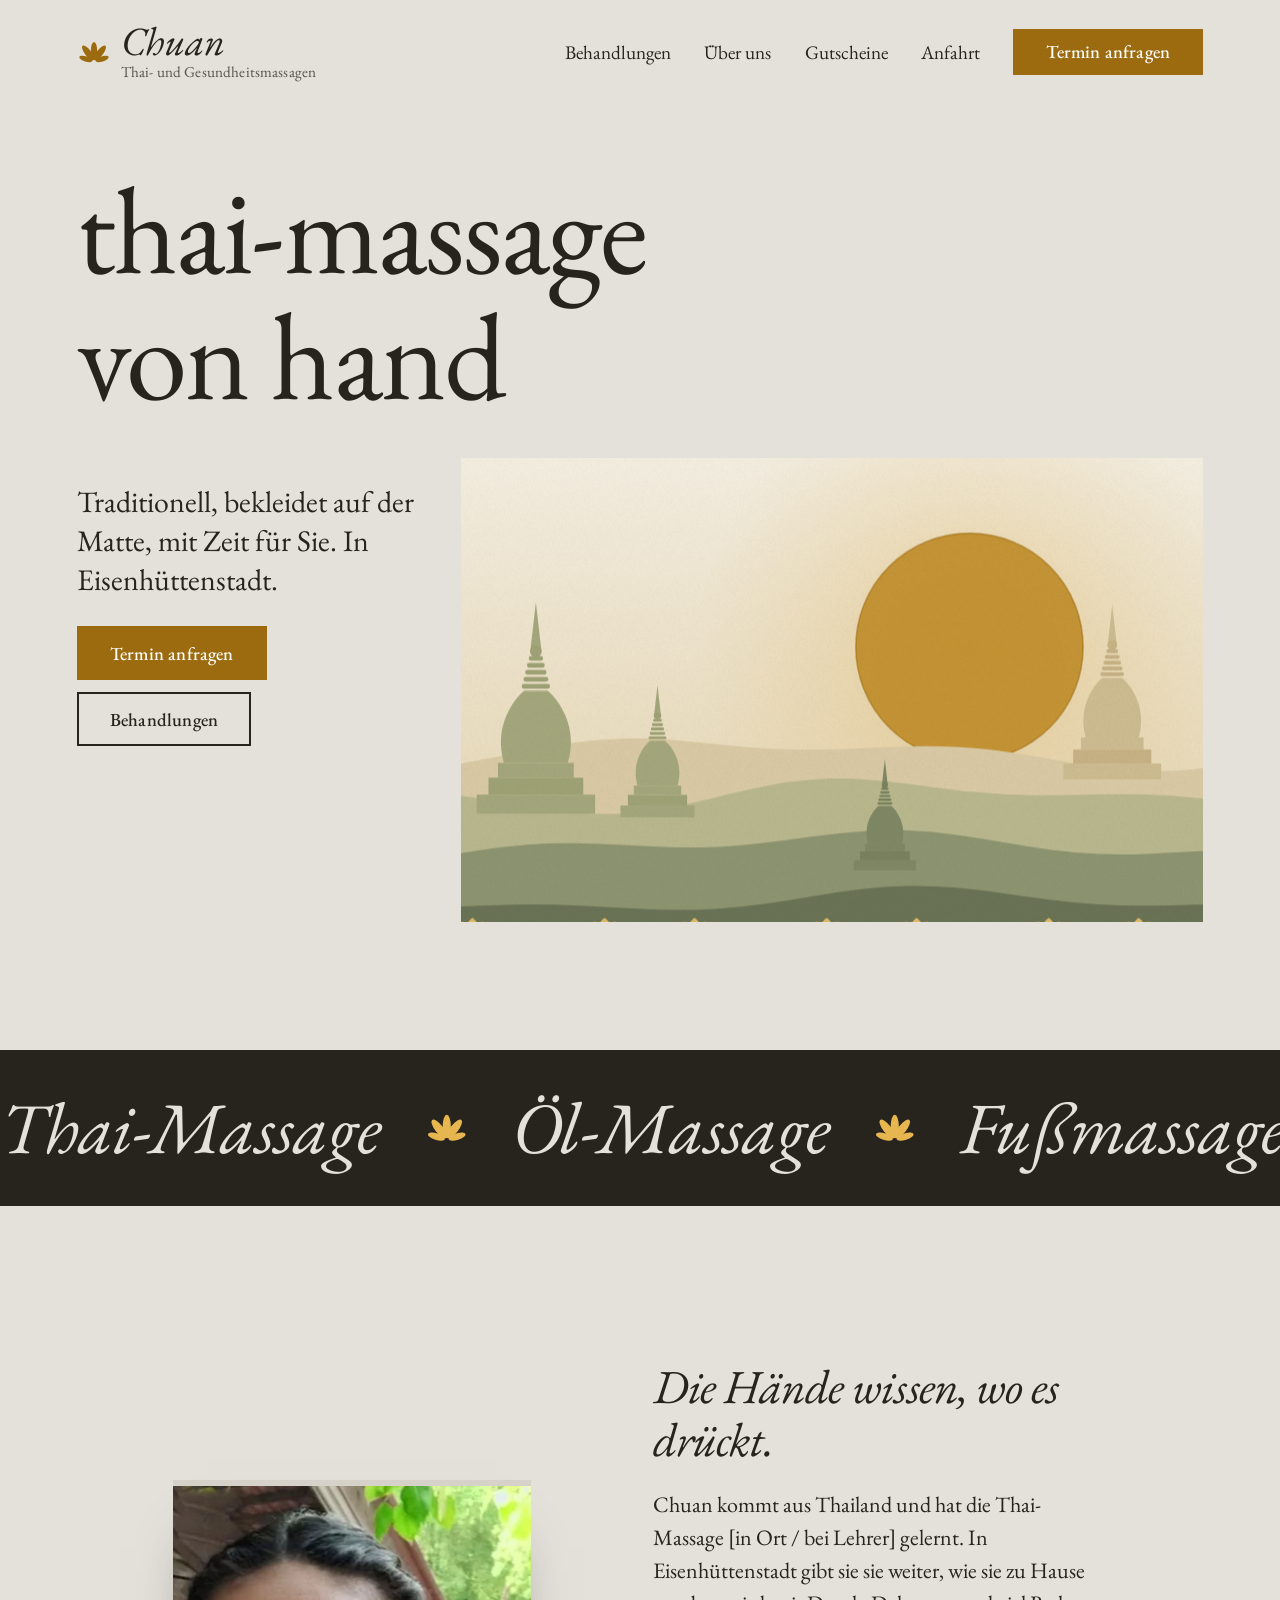
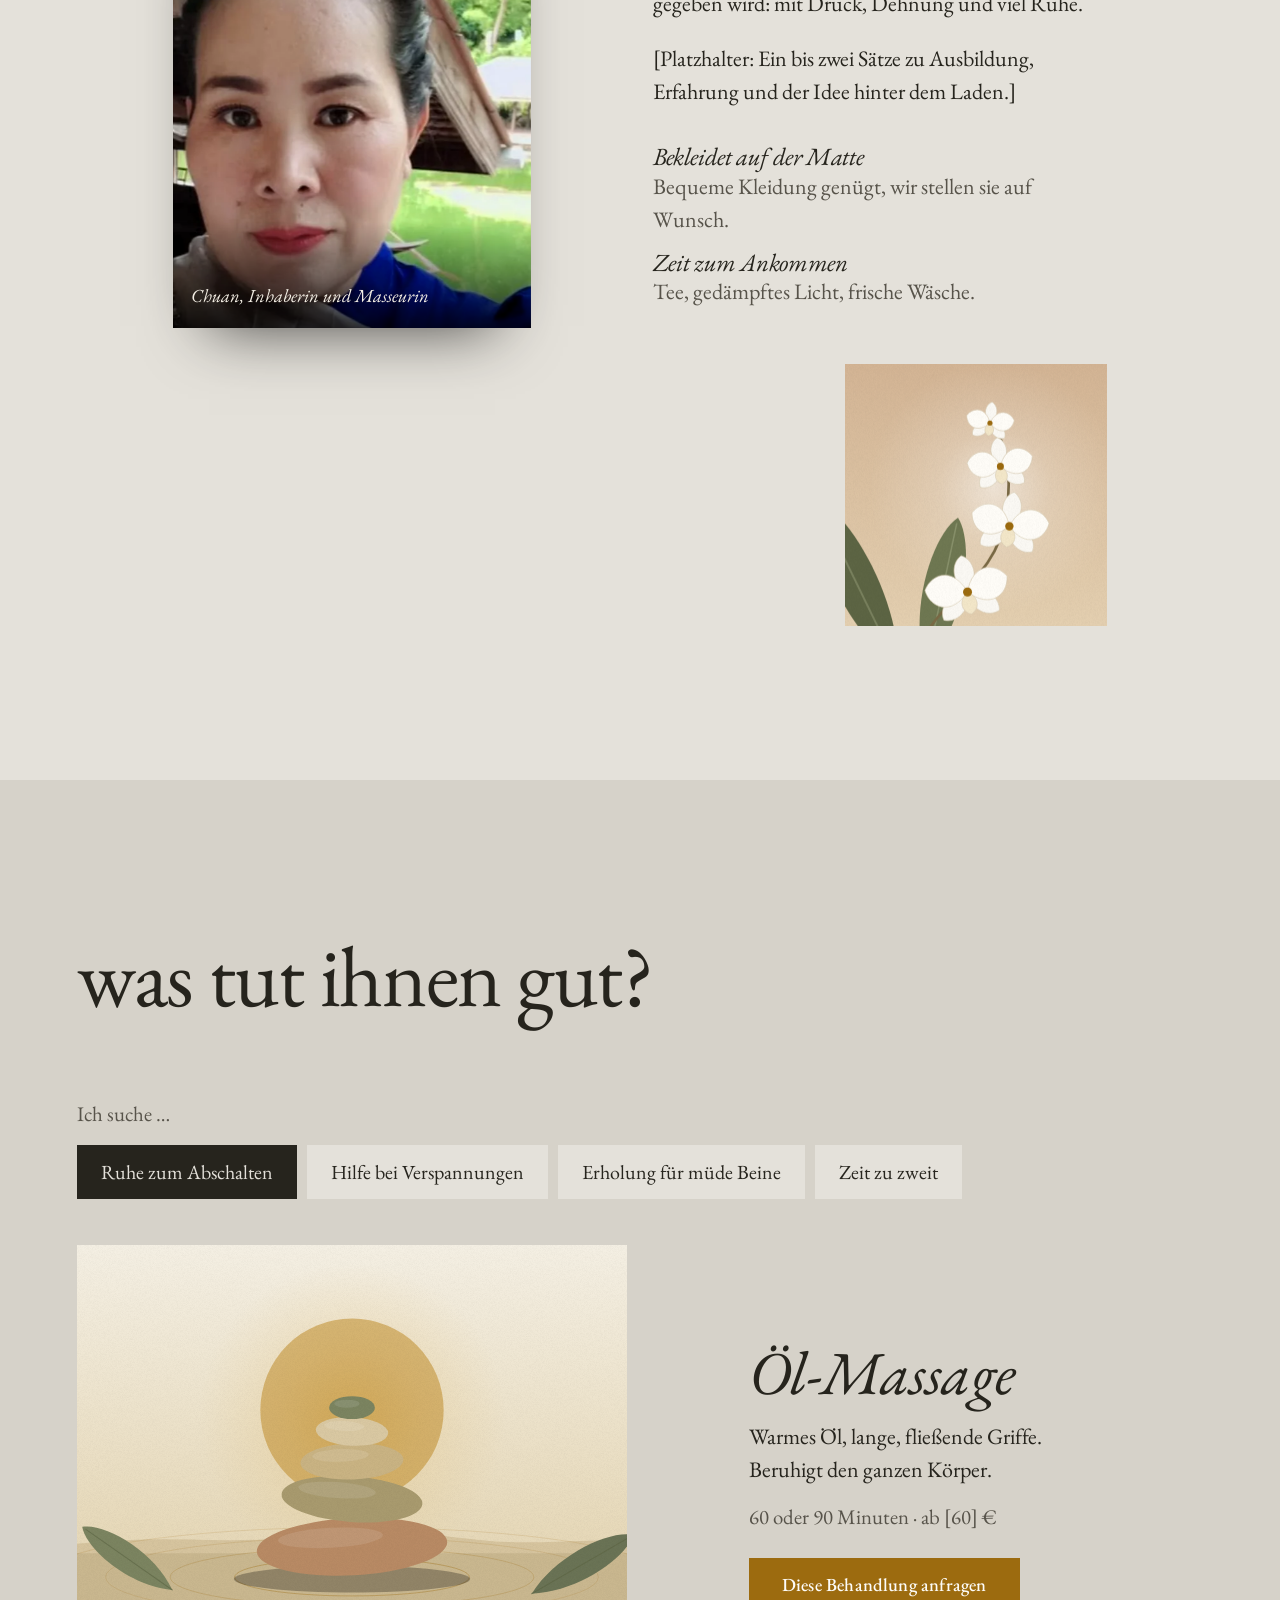
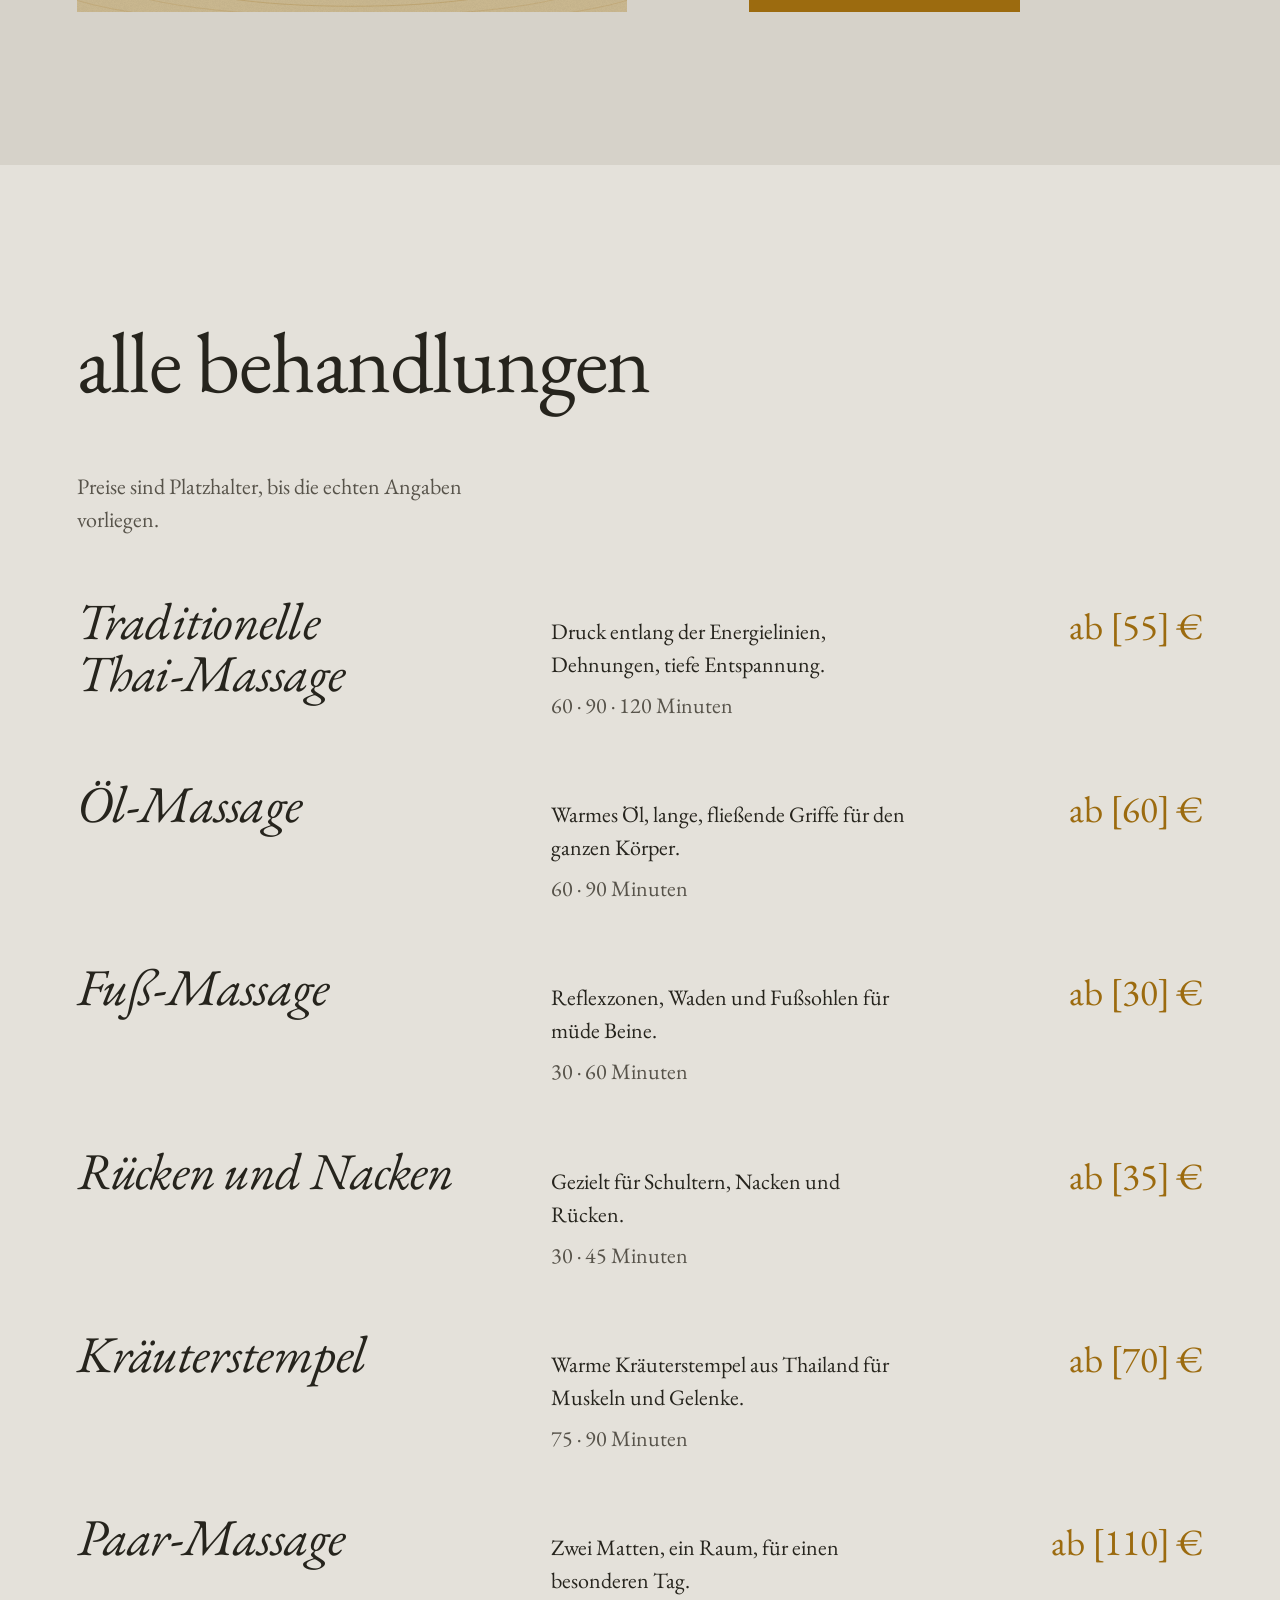
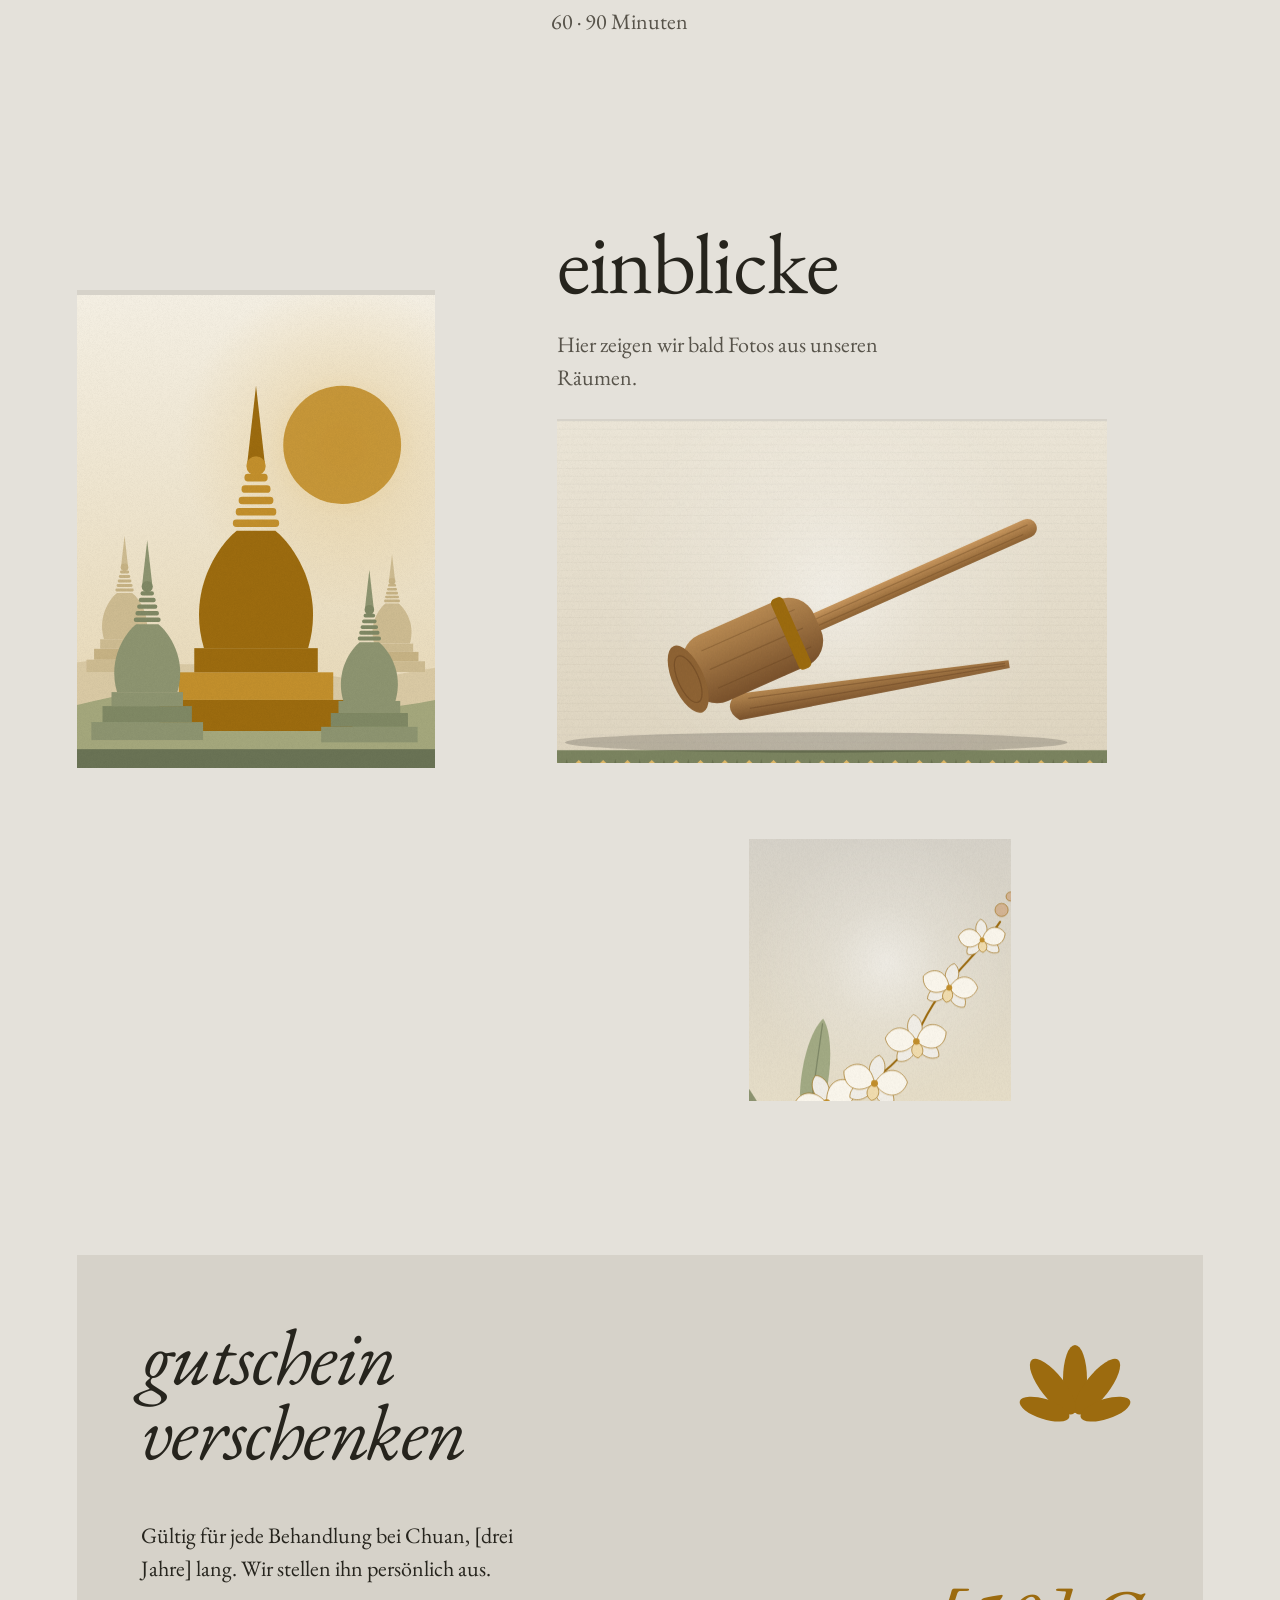
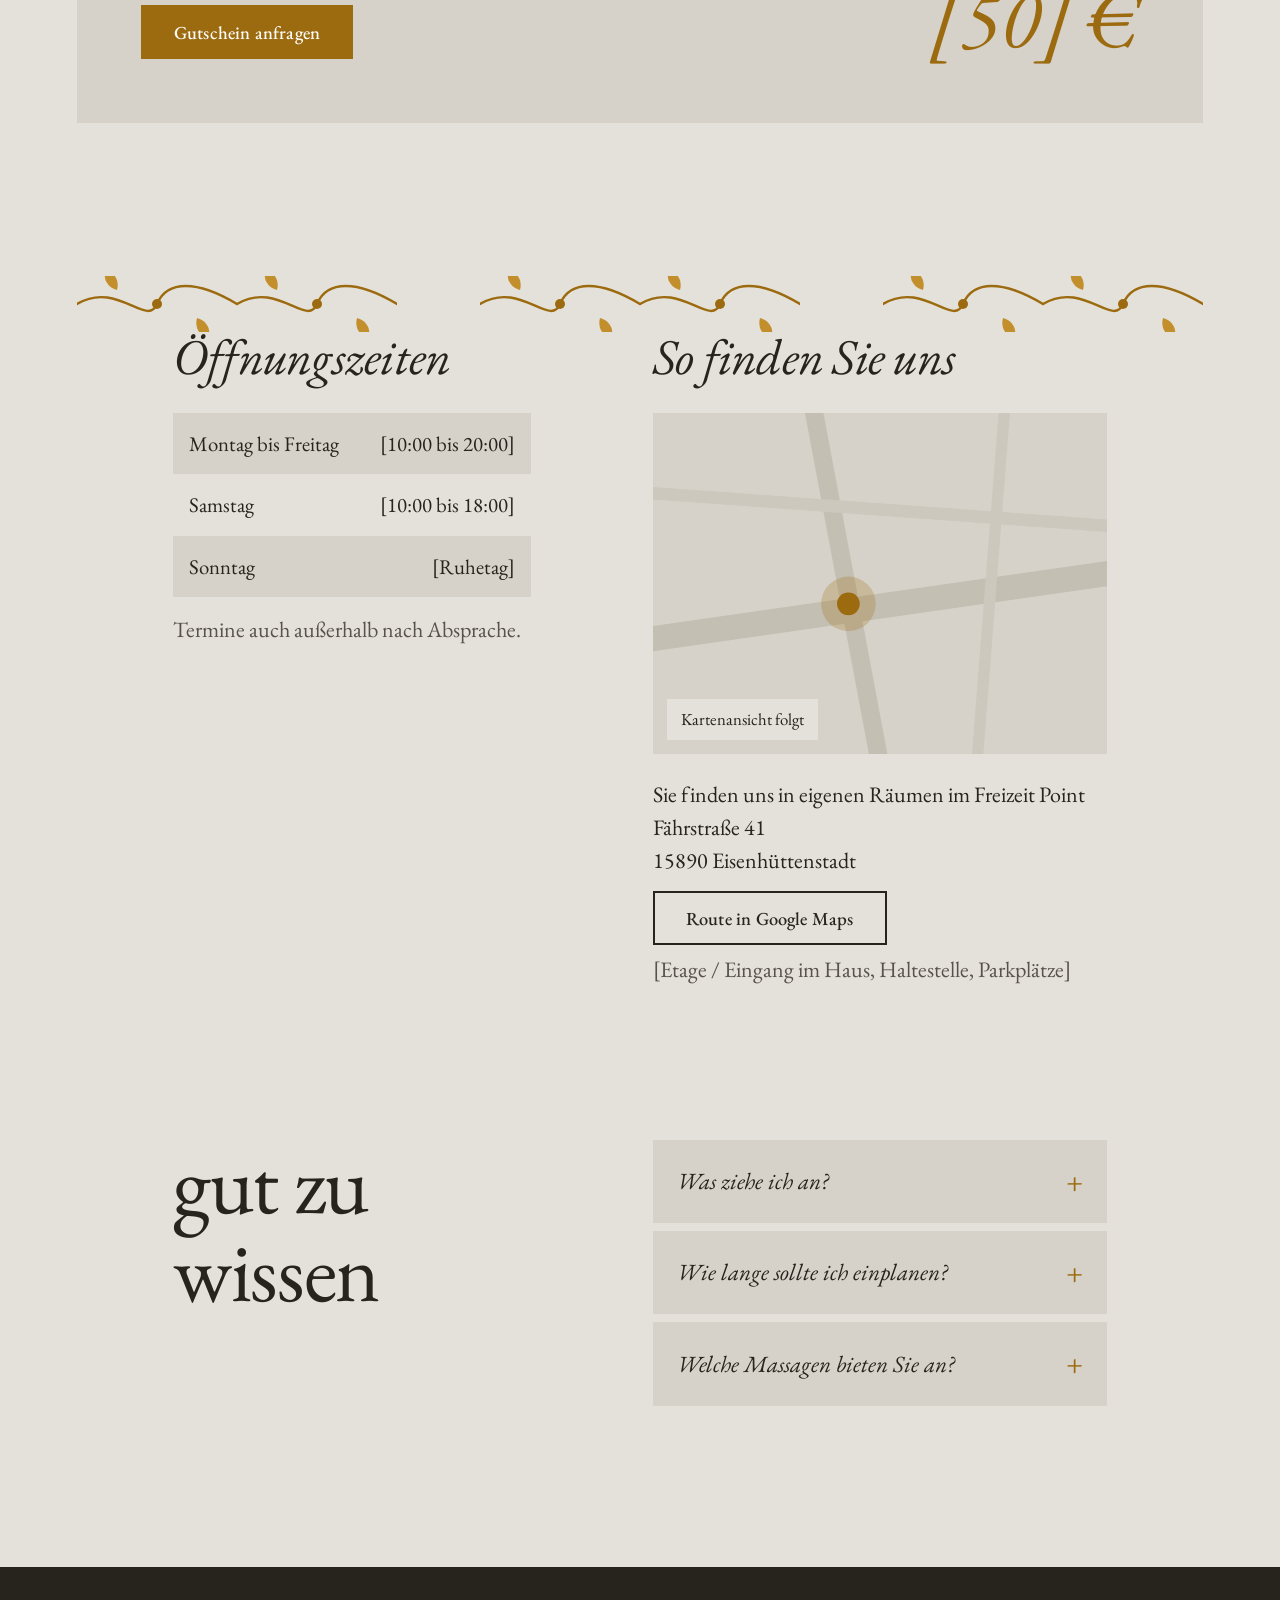
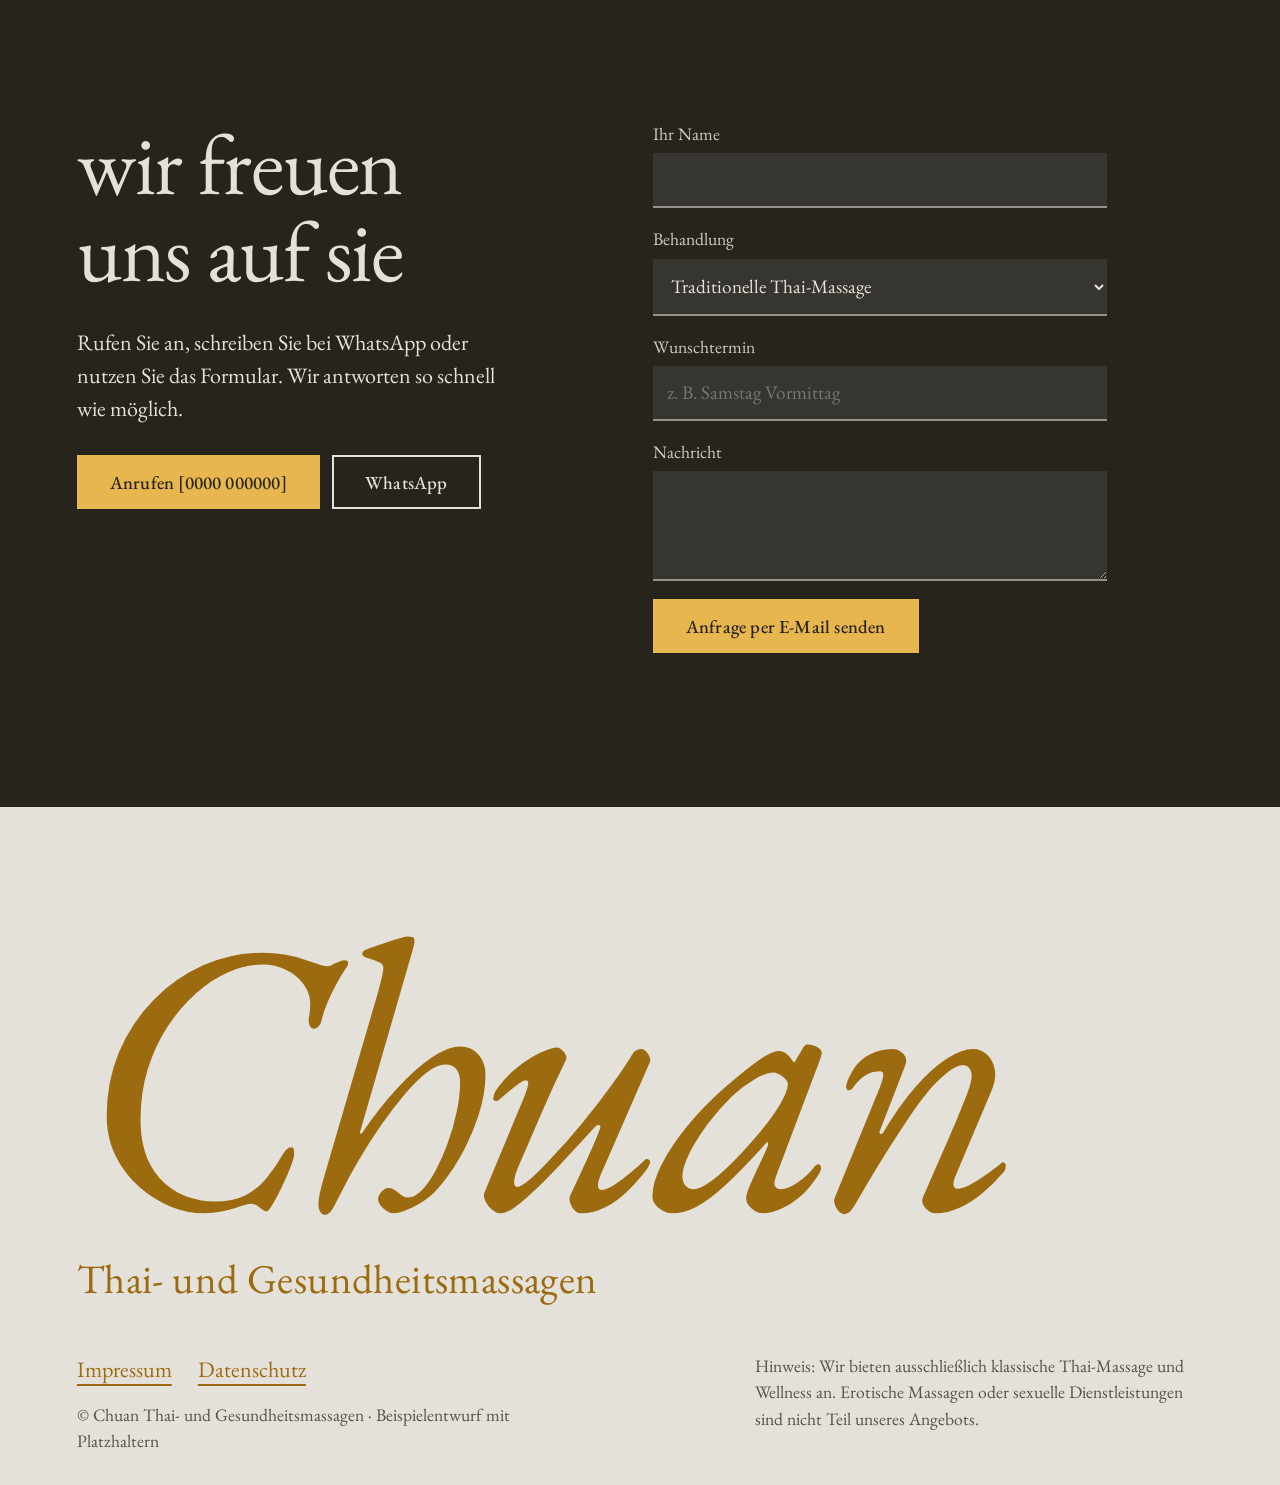
<file: beispiel-3/index.html>
<!doctype html>
<html lang="de">
<head>
<meta charset="utf-8">
<meta name="viewport" content="width=device-width, initial-scale=1">
<title>Chuan Thai- und Gesundheitsmassagen – Traditionelle Thai-Massage in Eisenhüttenstadt</title>
<meta name="description" content="Traditionelle Thai-Massage in Eisenhüttenstadt: ruhig, von Hand und mit Zeit. Thai-Massage, Öl-Massage, Fußmassage, Kräuterstempel und Paar-Massage. Termin anfragen.">
<meta name="theme-color" content="#e4e1da">
<link rel="icon" href="data:image/svg+xml,%3Csvg xmlns='http://www.w3.org/2000/svg' viewBox='0 0 64 64'%3E%3Crect width='64' height='64' fill='%23e4e1da'/%3E%3Cg fill='%239c6b0f'%3E%3Cellipse cx='32' cy='30' rx='6' ry='16'/%3E%3Cellipse cx='32' cy='30' rx='6' ry='16' transform='rotate(40 32 46)'/%3E%3Cellipse cx='32' cy='30' rx='6' ry='16' transform='rotate(-40 32 46)'/%3E%3C/g%3E%3C/svg%3E">
<link rel="stylesheet" href="../schriften/ebgaramond.css">
<!-- LADENNAME: „Chuan Thai- und Gesundheitsmassagen“, Kurzform „Chuan“. Zentral in den Konstanten LADENNAME/LADENVOLL ganz unten im Skript, dazu <title> und die Wortmarken (Kopfzeile, Gutschein, Fußzeile). -->
<style>
:root{
  --bg:#e4e1da; --surface:#d6d2c9; --ink:#26241d; --muted:#57534a;
  --accent:#9c6b0f; --accent-ink:#fdfcf9; --accent-hover:#7f550a;
  --m:clamp(20px,6vw,100px);
  --gap:clamp(12px,2vw,32px);
  --f:'EB Garamond',Garamond,'Times New Roman',serif;
  --ease:cubic-bezier(.2,.7,.2,1);
}
*{box-sizing:border-box;margin:0;padding:0}
html{scroll-behavior:smooth;-webkit-text-size-adjust:100%}
body{background:var(--bg);color:var(--ink);font:400 clamp(1.2rem,1.1rem + .35vw,1.4rem)/1.5 var(--f);overflow-x:hidden}
img{display:block;max-width:100%;height:auto}
a{color:inherit}
:focus-visible{outline:3px solid var(--accent);outline-offset:3px}
::selection{background:var(--accent);color:var(--accent-ink)}
.sr{position:absolute;width:1px;height:1px;overflow:hidden;clip:rect(0 0 0 0);white-space:nowrap}
h1,h2,h3{text-wrap:balance;font-weight:400;letter-spacing:-.015em;line-height:1.02}
h1{font-size:clamp(3rem,1rem + 8.4vw,9.6rem)}
h2{font-size:clamp(2.5rem,1.2rem + 5.2vw,5.8rem)}
p{max-width:40ch}
em{font-style:italic}
.wrap{padding-inline:var(--m)}
section{padding-block:clamp(90px,12vw,220px)}
.g{display:grid;grid-template-columns:1fr;gap:var(--gap)}
@media(min-width:900px){.g{grid-template-columns:repeat(12,1fr)}}
figure{overflow:hidden;background:var(--surface)}
figure img{width:100%;height:100%;object-fit:cover}
.btn{display:inline-flex;align-items:center;justify-content:center;min-height:54px;padding:0 1.8em;background:var(--accent);color:var(--accent-ink);font:500 1.15rem/1 var(--f);text-decoration:none;border:0;border-radius:0;cursor:pointer;transition:background .35s,transform .4s var(--ease);letter-spacing:.01em}
.btn:hover{background:var(--accent-hover);transform:translateY(-2px)}
.btn:active{transform:none}
.btn.line{background:transparent;color:var(--ink);box-shadow:inset 0 0 0 2px var(--ink)}
.btn.line:hover{background:var(--ink);color:var(--bg)}
.tl{color:var(--accent);text-decoration:underline;text-underline-offset:.3em;text-decoration-thickness:1.5px;transition:color .3s}
.tl:hover{color:var(--accent-hover)}

/* Ranken-Trenner und Laufband (eigene Grafik) */
.orn{height:56px;background:url(bilder/ornament.svg) space no-repeat left center/auto 56px}
.voucher .orn{grid-column:1/-1;margin-top:10px}
.tick{overflow:hidden;background:var(--ink);color:var(--bg);padding-block:clamp(22px,3vw,44px)}
.trk{display:flex;align-items:center;width:max-content;animation:run 46s linear infinite}
.tick:hover .trk{animation-play-state:paused}
.trk span{font-size:clamp(2.2rem,1rem + 4.4vw,5rem);font-style:italic;line-height:1.1;letter-spacing:-.015em;white-space:nowrap}
.trk svg{width:clamp(30px,3.4vw,52px);height:clamp(30px,3.4vw,52px);color:#e8b64f;margin-inline:clamp(26px,3.4vw,60px);flex:none}
@keyframes run{to{transform:translateX(-50%)}}
@keyframes rise{from{opacity:0;transform:translateY(.1em)}}
.hero h1{animation:rise 1.4s var(--ease) .1s both}

/* Kopf */
header{display:flex;justify-content:space-between;align-items:center;gap:16px;padding:22px var(--m);position:relative;z-index:20}
.brand{font-size:2rem;font-style:italic;text-decoration:none;display:inline-flex;align-items:center;gap:10px;letter-spacing:-.01em}
.brand svg{width:34px;height:34px;color:var(--accent);flex:none}
.brand .wm{display:flex;flex-direction:column;line-height:1}
.brand .ch{font-size:2.5rem;line-height:.95}
.zu{display:block;font-style:normal;letter-spacing:.01em;line-height:1.2}
.nw{white-space:nowrap}
.brand .zu{font-size:.95rem;margin-top:3px;color:var(--muted)}
nav ul{display:flex;gap:clamp(18px,2.6vw,42px);list-style:none;align-items:center}
nav a:not(.btn){text-decoration:underline;text-decoration-color:transparent;text-underline-offset:.35em;text-decoration-thickness:1.5px;transition:text-decoration-color .3s;font-size:1.2rem}
nav a:not(.btn):hover{text-decoration-color:currentColor}
nav .btn{min-height:46px}
.menu{display:none;background:none;border:0;color:var(--ink);font:500 1.15rem var(--f);min-height:44px;padding:0 4px;cursor:pointer}
@media(max-width:860px){
  .menu{display:block;position:relative;z-index:30}
  nav ul{position:fixed;inset:0;background:var(--bg);flex-direction:column;justify-content:center;gap:26px;transform:translateY(-100%);transition:transform .5s var(--ease);visibility:hidden}
  nav ul a:not(.btn){font-size:2.4rem;font-style:italic}
  nav ul.open{transform:none;visibility:visible}
}

/* Hero */
.hero{padding-top:clamp(30px,5vw,80px);padding-bottom:clamp(80px,10vw,180px)}
.hero h1{max-width:16ch}
.hero .txt{display:grid;gap:26px;align-content:start;padding-top:clamp(16px,3vw,60px)}
.hero .lead{font-size:clamp(1.4rem,1.15rem + .9vw,1.9rem);line-height:1.3}
.hero .pic{aspect-ratio:16/10;margin-top:clamp(24px,4vw,0px)}
@media(min-width:900px){
  .hero h1{grid-column:1/11}
  .hero .txt{grid-column:1/5;grid-row:2}
  .hero .pic{grid-column:5/13;grid-row:2;margin-top:clamp(0px,1vw,16px)}
}
.hero .row{display:flex;gap:12px;flex-wrap:wrap}

/* Über uns */
.about .p1{aspect-ratio:4/5;position:relative;box-shadow:0 34px 60px -36px #000b}
.about .p1 img{object-position:42% 22%}
.about .p1 figcaption{position:absolute;left:0;right:0;bottom:0;padding:60px 18px 18px;font-style:italic;font-size:1.15rem;color:#f4efe5;background:linear-gradient(180deg,#00000000,#000000cc)}
.about .p2{aspect-ratio:1/1}
.about .tx{display:grid;gap:22px;align-content:start}
.about .lead{font-size:clamp(1.8rem,1.2rem + 2.2vw,3rem);line-height:1.12;font-style:italic;max-width:18ch;letter-spacing:-.015em}
.promise{display:grid;gap:14px;margin-top:14px}
.promise h3{font-size:1.55rem;font-style:italic}
.promise p{color:var(--muted)}
@media(min-width:900px){
  .about .p1{grid-column:2/6;margin-top:120px;grid-row:1/3}
  .about .tx{grid-column:7/12;grid-row:1}
  .about .p2{grid-column:9/12;grid-row:2;align-self:start;margin-top:30px}
}

/* Finder */
.finder{background:var(--surface)}
.finder .head{margin-bottom:clamp(40px,6vw,90px)}
.opts{display:flex;flex-wrap:wrap;gap:10px;border:0}
.opts legend{font-size:1.3rem;margin-bottom:16px;color:var(--muted)}
.opts label{position:relative}
.opts input{position:absolute;opacity:0;inset:0;cursor:pointer}
.opts span{display:inline-flex;align-items:center;min-height:54px;padding:0 24px;background:var(--bg);font-size:1.25rem;transition:background .3s,color .3s,transform .4s var(--ease)}
.opts label:hover span{transform:translateY(-2px)}
.opts input:checked+span{background:var(--ink);color:var(--bg)}
.opts input:focus-visible+span{outline:3px solid var(--accent);outline-offset:3px}
.res{margin-top:46px;display:grid;gap:30px}
.res figure{aspect-ratio:3/2}
.res figure img{transition:opacity .5s}
.res h3{font-size:clamp(2.2rem,1.4rem + 3vw,4rem);font-style:italic;margin-bottom:16px}
.res .meta{font-size:1.3rem;color:var(--muted);margin:14px 0 26px}
@media(min-width:900px){
  .res{grid-template-columns:repeat(12,1fr);gap:var(--gap);align-items:end}
  .res figure{grid-column:1/7}
  .res .rt{grid-column:8/12}
}
.finder .head h2{max-width:16ch}

/* Behandlungen */
.treat .head{margin-bottom:clamp(30px,5vw,70px)}
.row3{display:grid;gap:8px 30px;padding:28px 20px;margin-inline:-20px;transition:background .4s,padding .45s var(--ease)}
.row3:hover{background:var(--surface);padding-left:36px}
.row3 h3{font-size:clamp(2rem,1.3rem + 2.4vw,3.4rem);font-style:italic}
.row3 .pr{font-size:clamp(1.6rem,1.2rem + 1.4vw,2.4rem);color:var(--accent);line-height:1.1}
.row3 .du{color:var(--muted)}
@media(min-width:620px) and (max-width:899px){
  .row3{grid-template-columns:1fr auto;align-items:baseline}
  .row3 p{grid-column:1/-1}.row3 .du{grid-column:1/-1}
  .row3 .pr{grid-column:2;grid-row:1}
}
@media(min-width:900px){
  .row3{grid-template-columns:5fr 4fr 3fr;align-items:baseline}
  .row3 .pr{text-align:right}
  .row3 .du{grid-column:2;grid-row:2}
  .row3 p{grid-column:2;grid-row:1}
  .row3 h3{grid-row:1/3}
  .row3 .pr{grid-column:3;grid-row:1/3}
}
.treat .note{margin-top:30px;color:var(--muted)}

/* Galerie */
.gal .a{aspect-ratio:3/4}.gal .b{aspect-ratio:16/10}.gal .c{aspect-ratio:1/1}
@media(min-width:900px){
  .gal .h{grid-column:6/12;grid-row:1}
  .gal .a{grid-column:1/5;grid-row:1/4;margin-top:70px}
  .gal .b{grid-column:6/12;grid-row:2}
  .gal .c{grid-column:8/11;grid-row:3;margin-top:50px}
}
.gal .h{display:flex;justify-content:space-between;align-items:end;gap:20px;flex-wrap:wrap}
.gal .h h2{max-width:11ch}
.gal figure img{transition:transform 1.4s var(--ease)}
.gal figure:hover img{transform:scale(1.04)}
.sm{max-width:34ch;color:var(--muted)}
@media(max-width:899px){
  .gal .a{width:84%}.gal .b{width:80%;margin-left:auto}.gal .c{width:58%;margin-left:8%}
  .hero .pic{margin-left:auto;width:94%}
  .about .p1{width:88%}.about .p2{width:56%;margin-left:auto}
}

/* Gutschein */
.voucher{background:var(--surface);padding:clamp(30px,5vw,80px);display:grid;gap:40px;position:relative}
.voucher .vt{font-size:clamp(2.6rem,1.4rem + 4.4vw,5.6rem);font-style:italic;line-height:.95;letter-spacing:-.02em;max-width:12ch}
.voucher svg{width:clamp(70px,10vw,150px);height:auto;color:var(--accent)}
.voucher .vl{display:grid;gap:36px}
.voucher .vb{display:flex;gap:20px;justify-content:space-between;align-items:end;flex-wrap:wrap}
.voucher .vb p{max-width:36ch}
@media(min-width:900px){
  .voucher{grid-template-columns:7fr 5fr;gap:var(--gap)}
  .voucher .vl{display:grid;gap:50px}
  .voucher .vr{display:grid;justify-items:end;align-content:space-between}
}

/* Zeiten Anfahrt */
.info .h3t{font-size:clamp(2rem,1.2rem + 2.4vw,3.2rem);font-style:italic;margin-bottom:30px}
.tt{width:100%;border-collapse:collapse;font-size:1.3rem}
.tt th,.tt td{padding:15px 16px;text-align:left;font-weight:400}
.tt td{text-align:right;white-space:nowrap}
.info .g{row-gap:80px}
.tt tr:nth-child(odd){background:var(--surface)}
.map{aspect-ratio:4/3;position:relative;background:var(--surface);overflow:hidden;margin-bottom:24px}
.map svg{position:absolute;inset:0;width:100%;height:100%}
.map span{position:absolute;left:14px;bottom:14px;background:var(--bg);padding:8px 14px;font-size:1.05rem}
address{font-style:normal}
@media(min-width:900px){
  .info .zt{grid-column:2/6}
  .info .an{grid-column:7/12}
}

/* Fragen und Kontakt */
.faq details{background:var(--surface);margin-bottom:8px}
.faq summary{cursor:pointer;list-style:none;padding:20px 24px;display:flex;justify-content:space-between;gap:20px;min-height:64px;align-items:center;font-size:1.45rem;font-style:italic}
.faq summary::-webkit-details-marker{display:none}
.faq summary::after{content:"+";font-style:normal;color:var(--accent);font-size:1.8rem;transition:transform .4s var(--ease)}
.faq details[open] summary::after{transform:rotate(45deg)}
.faq details p{padding:0 24px 24px;color:var(--muted);max-width:56ch}
.fq h2{margin-bottom:34px;max-width:12ch}
@media(min-width:900px){.fq .fh{grid-column:2/6}.fq .fl{grid-column:7/12}}
.kontakt{background:var(--ink);color:var(--bg)}
.kontakt .tl{color:#e8b64f}
.kontakt h2{max-width:11ch;margin-bottom:30px}
.kontakt .btn{background:#e8b64f;color:#26241d}
.kontakt .btn:hover{background:#f5c768}
.kontakt .btn.line{background:transparent;color:var(--bg);box-shadow:inset 0 0 0 2px var(--bg)}
.kontakt .btn.line:hover{background:var(--bg);color:var(--ink)}
.chan{display:flex;gap:12px;flex-wrap:wrap;margin:30px 0}
form{display:grid;gap:18px}
label.f{display:grid;gap:6px;font-size:1.1rem;color:#cfcbc0}
.f input,.f select,.f textarea{font:400 1.2rem var(--f);color:var(--bg);background:#ffffff14;border:0;border-bottom:2px solid #e4e1da88;border-radius:0;padding:14px;min-height:54px;width:100%}
.f select option{color:#26241d}
.f textarea{min-height:110px;resize:vertical}
.f input:focus,.f select:focus,.f textarea:focus{outline:none;border-bottom-color:#e8b64f;background:#ffffff22}
@media(min-width:900px){.kontakt .kl{grid-column:1/6}.kontakt .kr{grid-column:7/12}}

footer{background:var(--bg);padding:clamp(60px,8vw,120px) var(--m) 30px}
footer .big{color:var(--accent);margin-bottom:50px}
footer .big .ch{display:block;font-size:clamp(6rem,30vw,26rem);font-style:italic;line-height:.85;letter-spacing:-.04em}
footer .big .zu{font-size:clamp(1.3rem,.8rem + 2.2vw,2.6rem);margin-top:clamp(8px,1.5vw,18px)}
footer .cols{display:flex;justify-content:space-between;gap:24px 60px;flex-wrap:wrap}
footer ul{list-style:none;display:flex;gap:26px;flex-wrap:wrap;margin-bottom:16px}
footer p{color:var(--muted);font-size:1.1rem;max-width:56ch}

.js [data-r]{opacity:0;transform:translateY(28px)}
.js [data-r].in{opacity:1;transform:none;transition:opacity 1.1s var(--ease) var(--d,0ms),transform 1.1s var(--ease) var(--d,0ms)}
[data-par] img{height:114%;will-change:transform}
@media(prefers-reduced-motion:reduce){
  html{scroll-behavior:auto}
  .js [data-r]{opacity:1;transform:none}
  [data-par] img{height:100%}
  .trk{animation:none}
  *{transition-duration:.01ms!important;animation-duration:.01ms!important}
}
</style>
</head>
<body>
<svg width="0" height="0" style="position:absolute" aria-hidden="true">
  <symbol id="lotus" viewBox="0 0 64 64"><g fill="currentColor"><ellipse cx="32" cy="30" rx="6" ry="17"/><ellipse cx="32" cy="30" rx="6" ry="17" transform="rotate(38 32 48)"/><ellipse cx="32" cy="30" rx="6" ry="17" transform="rotate(-38 32 48)"/><ellipse cx="32" cy="34" rx="5" ry="13" transform="rotate(72 32 50)"/><ellipse cx="32" cy="34" rx="5" ry="13" transform="rotate(-72 32 50)"/></g></symbol>
</svg>
<a class="sr" href="#inhalt">Zum Inhalt springen</a>
<header>
  <a class="brand" href="#" aria-label="Chuan Thai- und Gesundheitsmassagen"><svg aria-hidden="true"><use href="#lotus"/></svg><span class="wm"><span class="ch" data-name>Chuan</span><span class="zu"><span class="nw">Thai- und</span> <span class="nw">Gesundheitsmassagen</span></span></span></a>
  <nav aria-label="Hauptmenü">
    <button class="menu" aria-expanded="false" aria-controls="nav-liste">Menü</button>
    <ul id="nav-liste">
      <li><a href="#behandlungen">Behandlungen</a></li>
      <li><a href="#ueber-uns">Über uns</a></li>
      <li><a href="#gutscheine">Gutscheine</a></li>
      <li><a href="#anfahrt">Anfahrt</a></li>
      <li><a class="btn" href="#kontakt">Termin anfragen</a></li>
    </ul>
  </nav>
</header>

<main id="inhalt">
<section class="hero wrap" aria-labelledby="titel">
  <div class="g">
    <h1 id="titel" data-r>thai-massage von hand</h1>
    <div class="txt" data-r style="--d:120ms">
      <p class="lead">Traditionell, bekleidet auf der Matte, mit Zeit für Sie. In Eisenhüttenstadt.</p>
      <div class="row"><a class="btn" href="#kontakt">Termin anfragen</a><a class="btn line" href="#behandlungen">Behandlungen</a></div>
    </div>
    <figure class="pic" data-par data-r style="--d:200ms"><img src="bilder/huegel.svg" width="1600" height="1000" alt="Gezeichnete Hügellandschaft mit Chedis und Sonne" fetchpriority="high"></figure>
  </div>
</section>

<div class="tick" aria-hidden="true"><div class="trk">
  <span>Thai-Massage</span><svg><use href="#lotus"/></svg><span>Öl-Massage</span><svg><use href="#lotus"/></svg><span>Fußmassage</span><svg><use href="#lotus"/></svg><span>Kräuterstempel</span><svg><use href="#lotus"/></svg><span>Paar-Massage</span><svg><use href="#lotus"/></svg>
  <span>Thai-Massage</span><svg><use href="#lotus"/></svg><span>Öl-Massage</span><svg><use href="#lotus"/></svg><span>Fußmassage</span><svg><use href="#lotus"/></svg><span>Kräuterstempel</span><svg><use href="#lotus"/></svg><span>Paar-Massage</span><svg><use href="#lotus"/></svg>
</div></div>

<section class="about wrap" id="ueber-uns" aria-labelledby="h-ueber">
  <h2 id="h-ueber" class="sr">Über uns</h2>
  <div class="g">
    <figure class="p1" data-par data-r><img src="../bilder/chuan-640.webp" srcset="../bilder/chuan-640.webp 640w, ../bilder/chuan-1200.webp 1200w" sizes="(min-width:900px) 30vw, 88vw" width="640" height="800" loading="lazy" alt="Chuan, Inhaberin"><figcaption>Chuan, Inhaberin und Masseurin</figcaption></figure>
    <div class="tx">
      <p class="lead" data-r>Die Hände wissen, wo es drückt.</p>
      <p data-r style="--d:80ms">Chuan kommt aus Thailand und hat die Thai-Massage [in Ort / bei Lehrer] gelernt. In Eisenhüttenstadt gibt sie sie weiter, wie sie zu Hause gegeben wird: mit Druck, Dehnung und viel Ruhe.</p>
      <p data-r style="--d:140ms">[Platzhalter: Ein bis zwei Sätze zu Ausbildung, Erfahrung und der Idee hinter dem Laden.]</p>
      <div class="promise" data-r style="--d:200ms">
        <div><h3>Bekleidet auf der Matte</h3><p>Bequeme Kleidung genügt, wir stellen sie auf Wunsch.</p></div>
        <div><h3>Zeit zum Ankommen</h3><p>Tee, gedämpftes Licht, frische Wäsche.</p></div>
      </div>
    </div>
    <figure class="p2" data-par data-r style="--d:100ms"><img src="bilder/orchidee-weiss.svg" width="1000" height="1000" loading="lazy" alt="Gezeichneter Zweig mit weißen Orchideen"></figure>
  </div>
</section>

<section class="finder" id="behandlungen" aria-labelledby="h-beh">
  <div class="wrap">
    <div class="head g"><h2 id="h-beh" data-r style="grid-column:1/-1">was tut ihnen gut?</h2></div>
    <fieldset class="opts" data-r>
      <legend>Ich suche …</legend>
      <label><input type="radio" name="wunsch" value="abschalten" checked><span>Ruhe zum Abschalten</span></label>
      <label><input type="radio" name="wunsch" value="verspannt"><span>Hilfe bei Verspannungen</span></label>
      <label><input type="radio" name="wunsch" value="beine"><span>Erholung für müde Beine</span></label>
      <label><input type="radio" name="wunsch" value="paar"><span>Zeit zu zweit</span></label>
    </fieldset>
    <div class="res" aria-live="polite">
      <figure><img id="rimg" src="bilder/steine.svg" width="1500" height="1000" alt="Gezeichneter Steinturm vor der Sonne"></figure>
      <div class="rt">
        <h3 id="rname">Öl-Massage</h3>
        <p id="rtext">Warmes Öl, lange, fließende Griffe. Beruhigt den ganzen Körper.</p>
        <p class="meta" id="rmeta">60 oder 90 Minuten · ab [60] €</p>
        <a class="btn" href="#kontakt" id="rbtn">Diese Behandlung anfragen</a>
      </div>
    </div>
  </div>
</section>

<section class="treat wrap" aria-labelledby="h-alle">
  <div class="head"><h2 id="h-alle" data-r>alle behandlungen</h2></div>
  <p class="note" data-r style="margin:0 0 30px">Preise sind Platzhalter, bis die echten Angaben vorliegen.</p>
  <div>
    <div class="row3" data-r><h3>Traditionelle Thai-Massage</h3><p>Druck entlang der Energielinien, Dehnungen, tiefe Entspannung.</p><span class="du">60 · 90 · 120 Minuten</span><span class="pr">ab [55] €</span></div>
    <div class="row3" data-r><h3>Öl-Massage</h3><p>Warmes Öl, lange, fließende Griffe für den ganzen Körper.</p><span class="du">60 · 90 Minuten</span><span class="pr">ab [60] €</span></div>
    <div class="row3" data-r><h3>Fuß-Massage</h3><p>Reflexzonen, Waden und Fußsohlen für müde Beine.</p><span class="du">30 · 60 Minuten</span><span class="pr">ab [30] €</span></div>
    <div class="row3" data-r><h3>Rücken und Nacken</h3><p>Gezielt für Schultern, Nacken und Rücken.</p><span class="du">30 · 45 Minuten</span><span class="pr">ab [35] €</span></div>
    <div class="row3" data-r><h3>Kräuterstempel</h3><p>Warme Kräuterstempel aus Thailand für Muskeln und Gelenke.</p><span class="du">75 · 90 Minuten</span><span class="pr">ab [70] €</span></div>
    <div class="row3" data-r><h3>Paar-Massage</h3><p>Zwei Matten, ein Raum, für einen besonderen Tag.</p><span class="du">60 · 90 Minuten</span><span class="pr">ab [110] €</span></div>
  </div>
</section>

<section class="gal wrap" id="galerie" aria-labelledby="h-gal" style="padding-top:0">
  <div class="g">
    <div class="h" data-r><h2 id="h-gal">einblicke</h2><p class="sm">Hier zeigen wir bald Fotos aus unseren Räumen.</p></div>
    <figure class="a" data-par data-r><img src="bilder/chedis.svg" width="900" height="1200" loading="lazy" alt="Gezeichnete Chedis vor Hügeln und Sonne"></figure>
    <figure class="b" data-par data-r style="--d:100ms"><img src="bilder/tok-sen.svg" width="1600" height="1000" loading="lazy" alt="Gezeichneter Holzhammer und Holzkeil für die Tok-Sen-Massage"></figure>
    <figure class="c" data-par data-r><img src="bilder/orchidee-zweig.svg" width="1000" height="1000" loading="lazy" alt="Gezeichneter Orchideenzweig"></figure>
  </div>
</section>

<section class="wrap" id="gutscheine" style="padding-top:0" aria-labelledby="h-gut">
  <div class="voucher" data-r>
    <div class="vl">
      <h2 id="h-gut" class="vt">gutschein verschenken</h2>
      <div class="vb"><p>Gültig für jede Behandlung bei <span data-name>Chuan</span>, [drei Jahre] lang. Wir stellen ihn persönlich aus.</p><a class="btn" href="#kontakt" data-b="Gutschein">Gutschein anfragen</a></div>
    </div>
    <div class="vr"><svg viewBox="0 0 64 64" aria-hidden="true"><use href="#lotus"/></svg><p style="font-size:clamp(3rem,2rem + 4vw,5.6rem);font-style:italic;line-height:1;color:var(--accent)">[50] €</p></div>
  </div>
</section>

<div class="orn" aria-hidden="true" style="margin-inline:var(--m)"></div>
<section class="info wrap" id="anfahrt" aria-labelledby="h-info" style="padding-top:0">
  <h2 id="h-info" class="sr">Öffnungszeiten und Anfahrt</h2>
  <div class="g">
    <div class="zt" data-r>
      <h3 class="h3t">Öffnungszeiten</h3>
      <table class="tt"><caption class="sr">Öffnungszeiten</caption><tbody>
        <tr><th scope="row">Montag bis Freitag</th><td>[10:00 bis 20:00]</td></tr>
        <tr><th scope="row">Samstag</th><td>[10:00 bis 18:00]</td></tr>
        <tr><th scope="row">Sonntag</th><td>[Ruhetag]</td></tr>
      </tbody></table>
      <p style="margin-top:16px;color:var(--muted)">Termine auch außerhalb nach Absprache.</p>
    </div>
    <div class="an" data-r style="--d:100ms">
      <h3 class="h3t">So finden Sie uns</h3>
      <div class="map" role="img" aria-label="Platzhalter für eine Karte">
        <svg viewBox="0 0 400 300" preserveAspectRatio="xMidYMid slice" aria-hidden="true"><rect width="400" height="300" fill="#d6d2c9"/><path d="M-10 200 L410 140" stroke="#c4bfb3" stroke-width="22"/><path d="M140 -10 L200 310" stroke="#c4bfb3" stroke-width="16"/><path d="M-10 70 L410 100" stroke="#cdc8bd" stroke-width="11"/><path d="M310 -10 L285 310" stroke="#cdc8bd" stroke-width="10"/><circle cx="172" cy="168" r="24" fill="#9c6b0f" opacity=".25"/><circle cx="172" cy="168" r="10" fill="#9c6b0f"/></svg>
        <span>Kartenansicht folgt</span>
      </div>
      <address>Sie finden uns in eigenen Räumen im Freizeit Point<br>Fährstraße 41<br>15890 Eisenhüttenstadt</address>
      <p style="margin-top:14px"><a class="btn line" href="https://maps.app.goo.gl/QRPTqpLe9PgMzVeg9" target="_blank" rel="noopener">Route in Google Maps</a></p>
      <p style="color:var(--muted);margin-top:8px">[Etage / Eingang im Haus, Haltestelle, Parkplätze]</p>
    </div>
  </div>
</section>

<section class="fq wrap" aria-labelledby="h-faq" style="padding-top:0">
  <div class="g">
    <div class="fh" data-r><h2 id="h-faq">gut zu wissen</h2></div>
    <div class="fl faq" data-r style="--d:100ms">
      <details><summary>Was ziehe ich an?</summary><p>Bequeme, weite Kleidung. Die Thai-Massage wird bekleidet gegeben, auf Wunsch stellen wir Kleidung.</p></details>
      <details><summary>Wie lange sollte ich einplanen?</summary><p>Für die klassische Thai-Massage empfehlen wir mindestens 60 Minuten, plus ein paar Minuten zum Ankommen.</p></details>
      <details><summary>Welche Massagen bieten Sie an?</summary><p>Ausschließlich klassische Thai-Massage und Wellness-Behandlungen. Erotische Massagen oder sexuelle Dienstleistungen gehören nicht zu unserem Angebot.</p></details>
    </div>
  </div>
</section>

<section class="kontakt" id="kontakt" aria-labelledby="h-kontakt">
  <div class="wrap g">
    <div class="kl">
      <h2 id="h-kontakt" data-r>wir freuen uns auf sie</h2>
      <p data-r>Rufen Sie an, schreiben Sie bei WhatsApp oder nutzen Sie das Formular. Wir antworten so schnell wie möglich.</p>
      <div class="chan" data-r>
        <a class="btn" href="tel:+490000000000">Anrufen [0000 000000]</a>
        <a class="btn line" href="https://wa.me/490000000000" rel="noopener">WhatsApp</a>
      </div>
    </div>
    <form class="kr" id="form" data-r style="--d:100ms">
      <label class="f">Ihr Name<input name="name" autocomplete="name" required></label>
      <label class="f">Behandlung
        <select name="beh" id="beh"><option>Traditionelle Thai-Massage</option><option>Öl-Massage</option><option>Fuß-Massage</option><option>Rücken und Nacken</option><option>Kräuterstempel</option><option>Paar-Massage</option><option>Gutschein</option></select>
      </label>
      <label class="f">Wunschtermin<input name="termin" placeholder="z. B. Samstag Vormittag"></label>
      <label class="f">Nachricht<textarea name="msg"></textarea></label>
      <div><button class="btn" type="submit">Anfrage per E-Mail senden</button></div>
    </form>
  </div>
</section>
</main>

<footer>
  <div class="big" aria-hidden="true"><span class="ch" data-name>Chuan</span><span class="zu"><span class="nw">Thai- und</span> <span class="nw">Gesundheitsmassagen</span></span></div>
  <div class="cols">
    <div>
      <ul><li><a class="tl" href="#" title="Platzhalter">Impressum</a></li><li><a class="tl" href="#" title="Platzhalter">Datenschutz</a></li></ul>
      <p>© <span data-name>Chuan</span> Thai- und Gesundheitsmassagen · Beispielentwurf mit Platzhaltern</p>
    </div>
    <p>Hinweis: Wir bieten ausschließlich klassische Thai-Massage und Wellness an. Erotische Massagen oder sexuelle Dienstleistungen sind nicht Teil unseres Angebots.</p>
  </div>
</footer>

<script>
(function(){
  var LADENNAME = 'Chuan';      /* Kurzform für Fließtext; der volle Name steht in LADENVOLL */           /* HIER den Ladennamen ersetzen */
  var LADENVOLL = 'Chuan Thai- und Gesundheitsmassagen';  /* voller Name, Schreibweise genau so */
  var MAIL = 'info@example.org';     /* Platzhalter-Adresse */
  var d = document;
  d.documentElement.classList.add('js');
  d.querySelectorAll('[data-name]').forEach(function(n){ n.textContent = LADENNAME; });
  d.title = LADENVOLL + ' – Traditionelle Thai-Massage in Eisenhüttenstadt';

  var btn = d.querySelector('.menu'), ul = d.getElementById('nav-liste');
  btn.addEventListener('click', function(){ var o = ul.classList.toggle('open'); btn.setAttribute('aria-expanded', o); btn.textContent = o ? 'Schließen' : 'Menü'; });
  ul.addEventListener('click', function(e){ if(e.target.closest('a')){ ul.classList.remove('open'); btn.setAttribute('aria-expanded', false); btn.textContent='Menü'; } });

  var els = d.querySelectorAll('[data-r]');
  if('IntersectionObserver' in window){
    var io = new IntersectionObserver(function(es){ es.forEach(function(e){ if(e.isIntersecting){ e.target.classList.add('in'); io.unobserve(e.target); } }); }, {threshold:.1, rootMargin:'0px 0px -6% 0px'});
    els.forEach(function(e){ io.observe(e); });
  } else els.forEach(function(e){ e.classList.add('in'); });

  /* Bilder gleiten ruhig mit dem Scrollen */
  var par = d.querySelectorAll('[data-par] img');
  if(!matchMedia('(prefers-reduced-motion: reduce)').matches && par.length){
    var tick = false;
    function move(){
      tick = false; var vh = innerHeight;
      par.forEach(function(im){
        var r = im.parentNode.getBoundingClientRect();
        if(r.bottom < -50 || r.top > vh + 50) return;
        var p = ((r.top + r.height/2) - vh/2) / vh;            /* -1 .. 1 */
        var shift = Math.max(-1, Math.min(1, p)) * (im.parentNode.clientHeight * .07);
        im.style.transform = 'translateY(' + (-shift - im.parentNode.clientHeight*.03).toFixed(1) + 'px)';
      });
    }
    addEventListener('scroll', function(){ if(!tick){ tick = true; requestAnimationFrame(move); } }, {passive:true});
    addEventListener('resize', move); move();
  }

  /* Finder */
  var R = {
    abschalten:{img:'steine.svg',alt:'Gezeichneter Steinturm vor der Sonne',n:'Öl-Massage',t:'Warmes Öl, lange, fließende Griffe. Beruhigt den ganzen Körper.',m:'60 oder 90 Minuten · ab [60] €',b:'Öl-Massage'},
    verspannt:{img:'sen-linien.svg',alt:'Gezeichnete Energielinien, die sich in einem Punkt treffen',n:'Traditionelle Thai-Massage',t:'Druck entlang der Energielinien und sanfte Dehnungen lösen Verspannungen.',m:'60, 90 oder 120 Minuten · ab [55] €',b:'Traditionelle Thai-Massage'},
    beine:{img:'fussbad.svg',alt:'Gezeichnete Schale mit warmem Wasser und Lotus',n:'Fuß-Massage',t:'Reflexzonen, Waden und Fußsohlen. Die Pause für müde Beine.',m:'30 oder 60 Minuten · ab [30] €',b:'Fuß-Massage'},
    paar:{img:'lotus-paar.svg',alt:'Zwei gezeichnete Lotusblüten auf dem Wasser',n:'Paar-Massage',t:'Zwei Matten in einem Raum. Zum Geburtstag, Jahrestag oder einfach so.',m:'60 oder 90 Minuten · ab [110] €',b:'Paar-Massage'}
  };
  var cur = 'abschalten';
  function setR(k){
    cur = k; var o = R[k], im = d.getElementById('rimg');
    im.style.opacity = 0;
    setTimeout(function(){ im.src = 'bilder/' + o.img; im.alt = o.alt; im.style.opacity = 1; }, 220);
    d.getElementById('rname').textContent = o.n; d.getElementById('rtext').textContent = o.t; d.getElementById('rmeta').textContent = o.m;
  }
  d.querySelectorAll('input[name=wunsch]').forEach(function(r){ r.addEventListener('change', function(){ setR(r.value); }); });
  d.getElementById('rbtn').addEventListener('click', function(){ d.getElementById('beh').value = R[cur].b; });
  d.querySelectorAll('[data-b]').forEach(function(a){ a.addEventListener('click', function(){ d.getElementById('beh').value = a.dataset.b; }); });

  d.getElementById('form').addEventListener('submit', function(e){
    e.preventDefault(); var f = e.target;
    var body = 'Name: '+f.name.value+'\nBehandlung: '+f.beh.value+'\nWunschtermin: '+f.termin.value+'\n\n'+f.msg.value;
    location.href = 'mailto:'+MAIL+'?subject='+encodeURIComponent('Terminanfrage '+LADENVOLL)+'&body='+encodeURIComponent(body);
  });
})();
</script>
</body>
</html>
</file>
<file: schriften/jost.css>
@font-face {
  font-family: 'Jost';
  font-style: normal;
  font-weight: 300 500;
  font-display: swap;
  src: url('../schriften/jost-normal.woff2') format('woff2');
  unicode-range: U+0000-00FF, U+0131, U+0152-0153, U+02BB-02BC, U+02C6, U+02DA, U+02DC, U+0304, U+0308, U+0329, U+2000-206F, U+20AC, U+2122, U+2191, U+2193, U+2212, U+2215, U+FEFF, U+FFFD;
}
</file>
<file: schriften/newsreader.css>
@font-face {
  font-family: 'Newsreader';
  font-style: italic;
  font-weight: 300 500;
  font-display: swap;
  src: url('../schriften/newsreader-italic.woff2') format('woff2');
  unicode-range: U+0000-00FF, U+0131, U+0152-0153, U+02BB-02BC, U+02C6, U+02DA, U+02DC, U+0304, U+0308, U+0329, U+2000-206F, U+20AC, U+2122, U+2191, U+2193, U+2212, U+2215, U+FEFF, U+FFFD;
}
@font-face {
  font-family: 'Newsreader';
  font-style: normal;
  font-weight: 300 600;
  font-display: swap;
  src: url('../schriften/newsreader-normal.woff2') format('woff2');
  unicode-range: U+0000-00FF, U+0131, U+0152-0153, U+02BB-02BC, U+02C6, U+02DA, U+02DC, U+0304, U+0308, U+0329, U+2000-206F, U+20AC, U+2122, U+2191, U+2193, U+2212, U+2215, U+FEFF, U+FFFD;
}
</file>
<file: schriften/ebgaramond.css>
@font-face {
  font-family: 'EB Garamond';
  font-style: italic;
  font-weight: 400 500;
  font-display: swap;
  src: url('../schriften/ebgaramond-italic.woff2') format('woff2');
  unicode-range: U+0000-00FF, U+0131, U+0152-0153, U+02BB-02BC, U+02C6, U+02DA, U+02DC, U+0304, U+0308, U+0329, U+2000-206F, U+20AC, U+2122, U+2191, U+2193, U+2212, U+2215, U+FEFF, U+FFFD;
}
@font-face {
  font-family: 'EB Garamond';
  font-style: normal;
  font-weight: 400 500;
  font-display: swap;
  src: url('../schriften/ebgaramond-normal.woff2') format('woff2');
  unicode-range: U+0000-00FF, U+0131, U+0152-0153, U+02BB-02BC, U+02C6, U+02DA, U+02DC, U+0304, U+0308, U+0329, U+2000-206F, U+20AC, U+2122, U+2191, U+2193, U+2212, U+2215, U+FEFF, U+FFFD;
}
</file>
